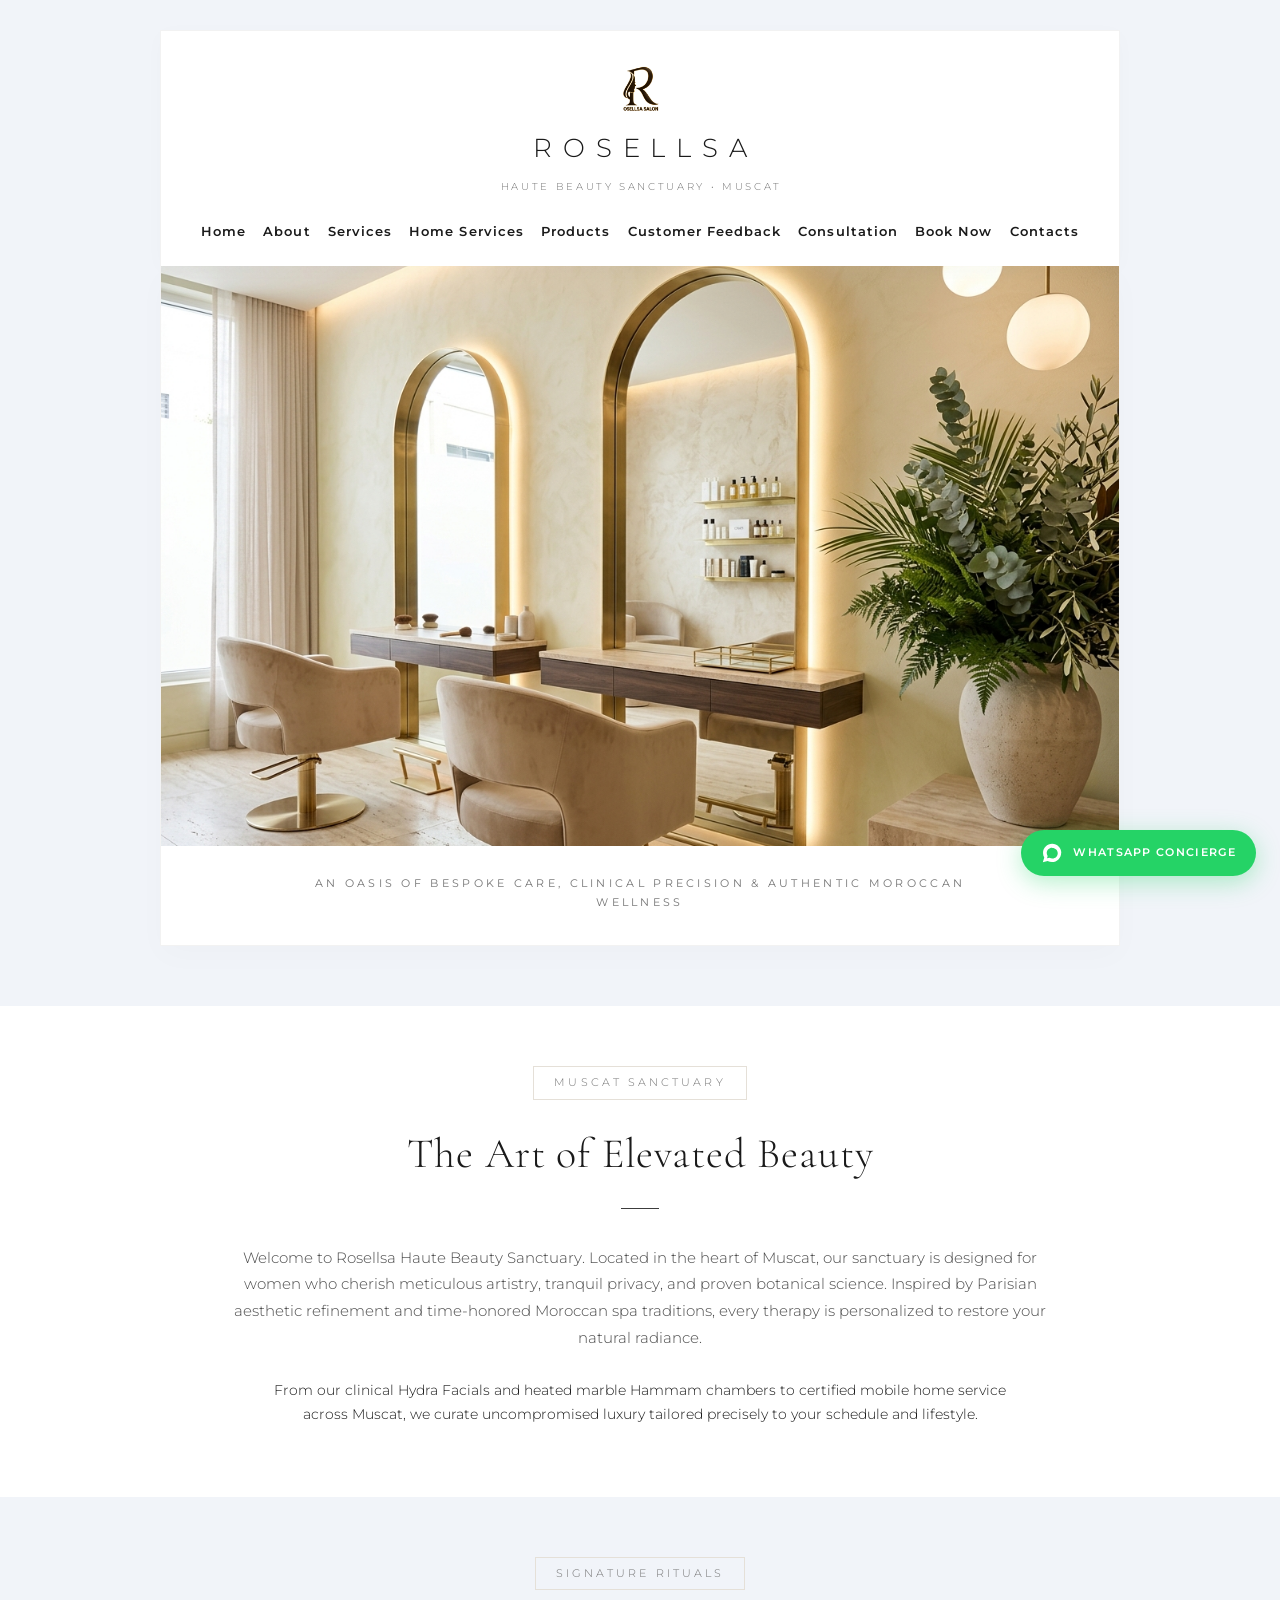
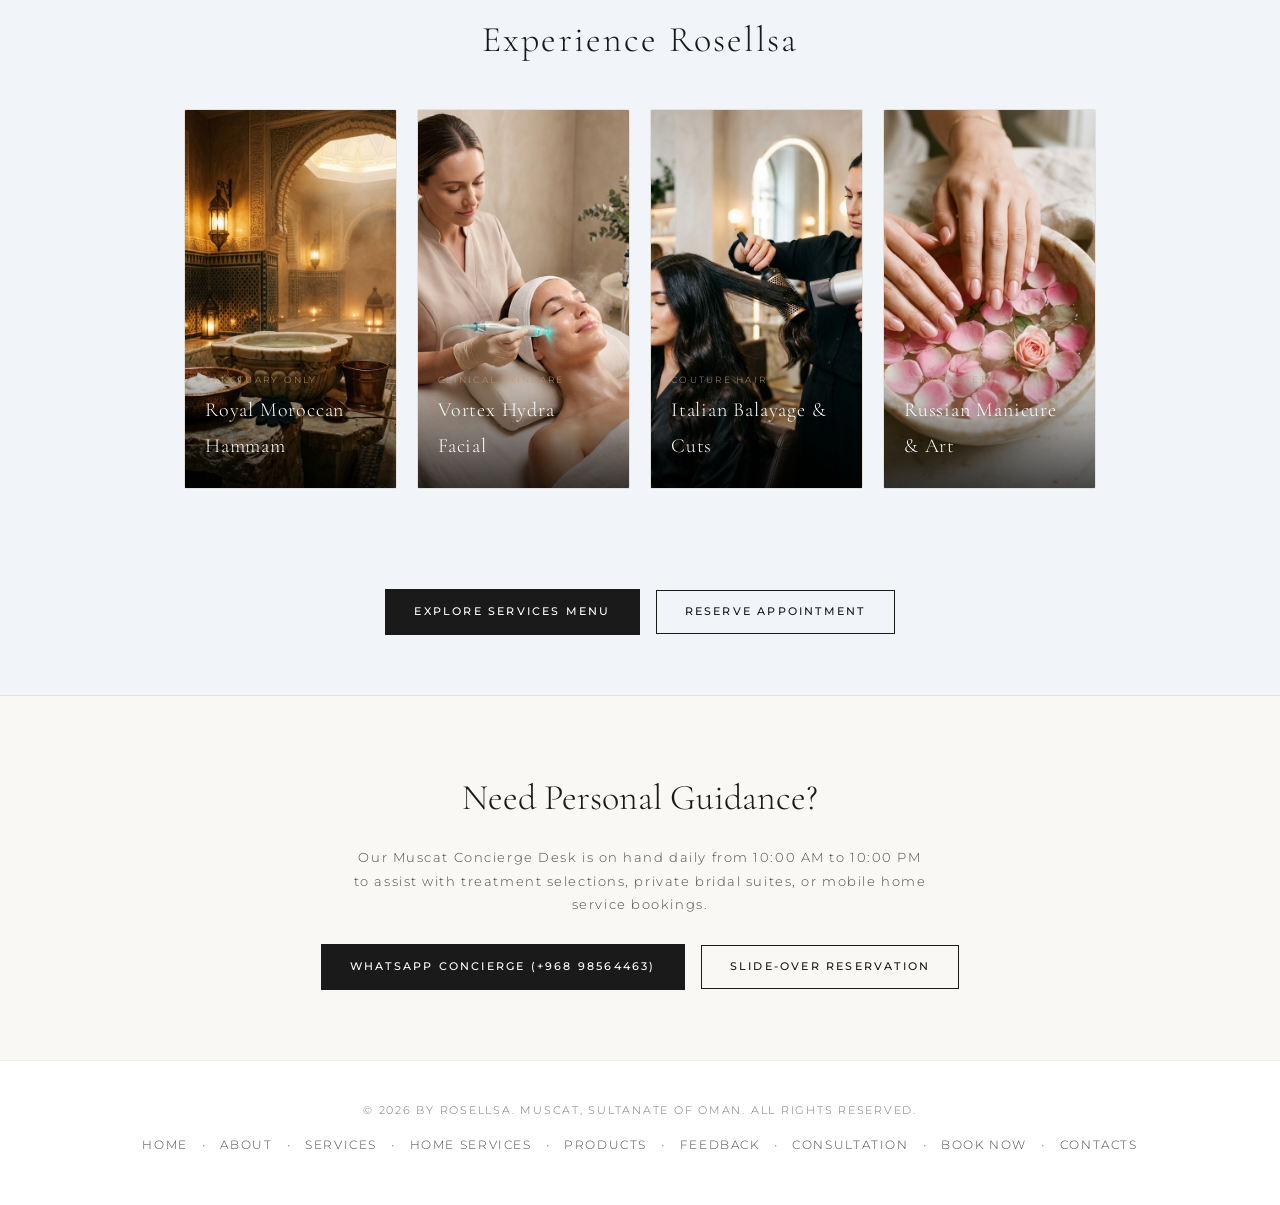
<file: index.html>
<!DOCTYPE html>
<html lang="en">
<head>
  <meta charset="UTF-8">
  <meta name="viewport" content="width=device-width, initial-scale=1.0">
  <title>Rosellsa Haute Beauty Sanctuary | Muscat, Oman</title>
  <meta name="description" content="Rosellsa is a premier boutique beauty sanctuary in Muscat, Oman offering signature facials, authentic Moroccan Hammam, couture haircare, Russian nails, certified home service, beauty products, and bespoke consultations.">
  
  <!-- Favicon -->
  <link rel="icon" type="image/png" href="assets/1e7387f1-e937-47f8-8d48-7516ffbfa3cc.png">

  <!-- Google Fonts: Cormorant Garamond, Montserrat, Playfair Display -->
  <link rel="preconnect" href="https://fonts.googleapis.com">
  <link rel="preconnect" href="https://fonts.gstatic.com" crossorigin>
  <link href="https://fonts.googleapis.com/css2?family=Cormorant+Garamond:ital,wght@0,300;0,400;0,500;0,600;1,400&family=Montserrat:wght@200;300;400;500;600&family=Playfair+Display:ital,wght@0,400;0,500;0,600;1,400&display=swap" rel="stylesheet">

  <link rel="stylesheet" href="styles.css?v=5">
</head>
<body>

  <!-- Sticky Minimalist Navigation Header (Westfolk Style with Home + All Dedicated Tabs) -->
  <header class="site-header">
    <div class="header-inner">
      <!-- Centered Wide-Tracked Logotype -->
      <div class="brand-logotype">
        <a href="index.html" class="brand-link">
          <img src="assets/rosellsa_logo.png" alt="Rosellsa Crest Logo" class="brand-crest">
          <h1 class="brand-name">ROSELLSA</h1>
          <span class="brand-subline">HAUTE BEAUTY SANCTUARY &bull; MUSCAT</span>
        </a>
      </div>

      <!-- Navigation Tabs with Home Section & Page Included -->
      <nav class="main-nav" aria-label="Main Navigation">
        <ul class="nav-links">
          <li><a href="index.html" class="nav-item active">Home</a></li>
          <li class="nav-bullet">&middot;</li>
          <li><a href="about.html" class="nav-item">About</a></li>
          <li class="nav-bullet">&middot;</li>
          <li><a href="services.html" class="nav-item">Services</a></li>
          <li class="nav-bullet">&middot;</li>
          <li><a href="home-services.html" class="nav-item">Home Services</a></li>
          <li class="nav-bullet">&middot;</li>
          <li><a href="products.html" class="nav-item">Products</a></li>
          <li class="nav-bullet">&middot;</li>
          <li><a href="feedback.html" class="nav-item">Customer Feedback</a></li>
          <li class="nav-bullet">&middot;</li>
          <li><a href="consultation.html" class="nav-item">Consultation</a></li>
          <li class="nav-bullet">&middot;</li>
          <li><a href="book-now.html" class="nav-item nav-book-btn">Book Now</a></li>
          <li class="nav-bullet">&middot;</li>
          <li><a href="contact.html" class="nav-item">Contacts</a></li>
        </ul>
      </nav>

      <!-- Mobile Hamburger Trigger -->
      <button type="button" class="mobile-menu-toggle" id="mobileMenuBtn" aria-label="Toggle Navigation Menu">
        <span></span>
        <span></span>
        <span></span>
      </button>
    </div>

    <!-- Mobile Dropdown Nav -->
    <div class="mobile-nav-drawer" id="mobileNavDrawer">
      <ul class="mobile-nav-links">
        <li><a href="index.html" class="active" onclick="closeMobileNav()">Home</a></li>
        <li><a href="about.html" onclick="closeMobileNav()">About</a></li>
        <li><a href="services.html" onclick="closeMobileNav()">Services</a></li>
        <li><a href="home-services.html" onclick="closeMobileNav()">Home Services</a></li>
        <li><a href="products.html" onclick="closeMobileNav()">Products</a></li>
        <li><a href="feedback.html" onclick="closeMobileNav()">Customer Feedback</a></li>
        <li><a href="consultation.html" onclick="closeMobileNav()">Consultation</a></li>
        <li><a href="book-now.html" onclick="closeMobileNav()">Book Now</a></li>
        <li><a href="contact.html" onclick="closeMobileNav()">Contacts</a></li>
      </ul>
    </div>
  </header>

  <!-- Main Content: Dedicated Home Sanctuary Portal -->
  <main id="home">

    <!-- HERO SECTION: Westfolk Signature Arched Mirror Visual -->
    <section class="hero-section">
      <div class="hero-frame-wrapper">
        <div class="hero-arch-container">
          <img src="assets/generated/lookbook_salon.jpg" alt="Rosellsa Haute Beauty Sanctuary Interior" class="hero-arch-img">
        </div>
        <div class="hero-caption">
          <p class="hero-tagline">AN OASIS OF BESPOKE CARE, CLINICAL PRECISION &amp; AUTHENTIC MOROCCAN WELLNESS</p>
        </div>
      </div>
    </section>

    <!-- Welcome Overview & Philosophy -->
    <section class="about-section" style="padding-bottom: 20px;">
      <div class="about-container">
        <span class="subpage-badge" style="display: block; margin: 0 auto 16px; width: fit-content;">MUSCAT SANCTUARY</span>
        <h2 class="serif-section-title">The Art of Elevated Beauty</h2>
        <div class="delicate-rule"></div>
        <div class="about-narrative">
          <p>
            Welcome to Rosellsa Haute Beauty Sanctuary. Located in the heart of Muscat, our sanctuary is designed for women who cherish meticulous artistry, tranquil privacy, and proven botanical science. Inspired by Parisian aesthetic refinement and time-honored Moroccan spa traditions, every therapy is personalized to restore your natural radiance.
          </p>
          <p class="specialties-text">
            From our clinical Hydra Facials and heated marble Hammam chambers to certified mobile home service across Muscat, we curate uncompromised luxury tailored precisely to your schedule and lifestyle.
          </p>
        </div>
      </div>
    </section>

    <!-- Signature Sanctuary Experiences: Visual Lookbook Grid -->
    <section class="home-lookbook-section">
      <div style="text-align: center;">
        <span class="subpage-badge">SIGNATURE RITUALS</span>
        <h2 style="font-family: var(--font-serif); font-size: 36px; font-weight: 300; letter-spacing: 0.06em;">Experience Rosellsa</h2>
      </div>

      <div class="lookbook-grid">
        <div class="lookbook-item">
          <img src="assets/generated/moroccan_hammam.jpg" alt="Royal Moroccan Hammam and Private Marble Steam">
          <div class="lookbook-overlay">
            <span class="lookbook-tag">SANCTUARY ONLY</span>
            <h3 class="lookbook-caption">Royal Moroccan Hammam</h3>
          </div>
        </div>

        <div class="lookbook-item">
          <img src="assets/generated/hydra_facial.jpg" alt="Clinical Vortex Hydra Facial and Marine Infusion">
          <div class="lookbook-overlay">
            <span class="lookbook-tag">CLINICAL SKINCARE</span>
            <h3 class="lookbook-caption">Vortex Hydra Facial</h3>
          </div>
        </div>

        <div class="lookbook-item">
          <img src="assets/generated/lookbook_hair.jpg" alt="Italian Balayage and Botanical Hair Keratin">
          <div class="lookbook-overlay">
            <span class="lookbook-tag">COUTURE HAIR</span>
            <h3 class="lookbook-caption">Italian Balayage &amp; Cuts</h3>
          </div>
        </div>

        <div class="lookbook-item">
          <img src="assets/generated/lookbook_nails.jpg" alt="Russian Manicure and Luxury Acrylic Extensions">
          <div class="lookbook-overlay">
            <span class="lookbook-tag">HANDS &amp; FEET</span>
            <h3 class="lookbook-caption">Russian Manicure &amp; Art</h3>
          </div>
        </div>
      </div>
    </section>

    <!-- Welcome Action CTA -->
    <div class="welcome-cta-group">
      <a href="services.html" class="btn-westfolk-dark">Explore Services Menu</a>
      <a href="book-now.html" class="btn-westfolk-outline">Reserve Appointment</a>
    </div>

    <!-- Quick Concierge Callout Banner -->
    <section class="concierge-callout-banner">
      <h2 class="concierge-banner-title">Need Personal Guidance?</h2>
      <p class="concierge-banner-desc">
        Our Muscat Concierge Desk is on hand daily from 10:00 AM to 10:00 PM to assist with treatment selections, private bridal suites, or mobile home service bookings.
      </p>
      <div class="concierge-btn-group">
        <a href="https://wa.me/96898564463?text=Hello%20Rosellsa%20Sanctuary%2C%20I%20would%20like%20to%20inquire%20about%20appointments" target="_blank" rel="noopener noreferrer" class="btn-westfolk-dark">
          WhatsApp Concierge (+968 98564463)
        </a>
        <button type="button" class="btn-westfolk-outline" onclick="openBookingDrawer()">
          Slide-Over Reservation
        </button>
      </div>
    </section>

  </main>

  <!-- Slide-Over VIP Booking Drawer (Accessible on all pages) -->
  <div class="booking-drawer-overlay" id="drawerOverlay" onclick="closeBookingDrawer()"></div>
  <aside class="booking-drawer" id="bookingDrawer" aria-label="Appointment Drawer">
    <div class="drawer-header">
      <div>
        <span class="drawer-eyebrow">ROSELLSA SANCTUARY</span>
        <h3 class="drawer-title">Reserve Appointment</h3>
      </div>
      <button type="button" class="drawer-close-btn" onclick="closeBookingDrawer()" aria-label="Close Drawer">&times;</button>
    </div>

    <form class="drawer-body" onsubmit="handleDrawerBookingSubmit(event)">
      <!-- Customer Type Selector: New vs Rebooking -->
      <div class="form-group customer-type-box">
        <label class="form-label">APPOINTMENT TYPE *</label>
        <div class="customer-type-options">
          <label class="type-radio-label">
            <input type="radio" name="drawerClientType" value="New Customer" checked>
            <span class="type-btn">First-Time Guest</span>
          </label>
          <label class="type-radio-label">
            <input type="radio" name="drawerClientType" value="Rebooking Customer">
            <span class="type-btn">Returning Client</span>
          </label>
        </div>
      </div>

      <!-- Service Selection -->
      <div class="form-group">
        <label for="drawerServiceSelect" class="form-label">SELECT TREATMENT *</label>
        <select id="drawerServiceSelect" class="form-control" required onchange="handleDrawerServiceChange()">
          <!-- Populated by JS -->
        </select>
        <span class="service-price-indicator" id="drawerPriceDisplay">Price: 10 OMR</span>
      </div>

      <!-- Location Selection -->
      <div class="form-group">
        <label class="form-label">LOCATION *</label>
        <div class="location-radio-group">
          <label class="radio-label">
            <input type="radio" name="drawerLocation" value="salon" id="locSalon" checked onchange="updateDrawerLocationRules()">
            <span>In-Salon Sanctuary</span>
          </label>
          <label class="radio-label" id="homeServiceLabel">
            <input type="radio" name="drawerLocation" value="home" id="locHome" onchange="updateDrawerLocationRules()">
            <span>Home Service (Muscat)</span>
          </label>
        </div>
        <p class="location-warning-text" id="audioRuleNotice" style="display: none;"></p>
      </div>

      <!-- Client Details -->
      <div class="form-group">
        <label for="clientNameInput" class="form-label">FULL NAME *</label>
        <input type="text" id="clientNameInput" class="form-control" placeholder="e.g. Fatima Al-Harthy" required>
      </div>

      <div class="form-group">
        <label for="clientPhoneInput" class="form-label">WHATSAPP / PHONE NUMBER *</label>
        <input type="tel" id="clientPhoneInput" class="form-control" placeholder="+968 9XXXXXXX" required>
      </div>

      <!-- Date & Time -->
      <div class="form-row">
        <div class="form-group col-half">
          <label for="bookingDateInput" class="form-label">PREFERRED DATE *</label>
          <input type="date" id="bookingDateInput" class="form-control" required>
        </div>
        <div class="form-group col-half">
          <label for="bookingTimeSelect" class="form-label">PREFERRED TIME *</label>
          <select id="bookingTimeSelect" class="form-control" required>
            <option value="10:00 AM">10:00 AM</option>
            <option value="12:00 PM">12:00 PM</option>
            <option value="02:00 PM">02:00 PM</option>
            <option value="04:00 PM">04:00 PM</option>
            <option value="06:00 PM">06:00 PM</option>
            <option value="08:00 PM">08:00 PM</option>
          </select>
        </div>
      </div>

      <!-- Muscat Address for Home Service -->
      <div class="form-group" id="homeAddressGroup" style="display: none;">
        <label for="clientAddressInput" class="form-label">MUSCAT HOME / HOTEL ADDRESS *</label>
        <input type="text" id="clientAddressInput" class="form-control" placeholder="e.g. Villa 14, Way 203, Al Mouj">
      </div>

      <!-- Notes -->
      <div class="form-group">
        <label for="clientNotesInput" class="form-label">SPECIAL REQUESTS</label>
        <textarea id="clientNotesInput" class="form-control" rows="2" placeholder="Specific therapist, allergies, or questions"></textarea>
      </div>

      <div class="drawer-footer">
        <button type="submit" class="btn-westfolk-dark" style="width: 100%; padding: 16px;">
          PROCEED VIA WHATSAPP
        </button>
      </div>
    </form>
  </aside>

  <!-- Floating WhatsApp Concierge -->
  <a href="https://wa.me/96898564463?text=Hello%20Rosellsa%20Sanctuary%2C%20I%20would%20like%20to%20inquire%20about%20your%20services" target="_blank" rel="noopener noreferrer" class="floating-wa-btn" aria-label="Chat on WhatsApp">
    <svg width="22" height="22" viewBox="0 0 24 24" fill="currentColor">
      <path d="M12.031 6.172c-3.181 0-5.767 2.586-5.768 5.766-.001 1.298.38 2.27 1.019 3.287l-.711 2.598 2.669-.699c.969.54 2.082.85 3.256.85 3.181 0 5.767-2.586 5.768-5.766 0-3.18-2.586-5.766-5.768-5.766zm9.969 5.766c0 5.485-4.484 9.969-9.969 9.969-1.745 0-3.388-.456-4.819-1.253L2 22l1.547-5.011C2.695 15.545 2.22 13.829 2.22 11.938 2.22 6.453 6.704 1.969 12.189 1.969 17.674 1.969 22.158 6.453 22.158 11.938z"/>
    </svg>
    <span>WhatsApp Concierge</span>
  </a>

  <!-- Minimalist Footer -->
  <footer class="site-footer">
    <div class="footer-inner">
      <p class="footer-copy">&copy; 2026 by ROSELLSA. Muscat, Sultanate of Oman. All rights reserved.</p>
      <div class="footer-links">
        <a href="index.html">Home</a>
        <span>&bull;</span>
        <a href="about.html">About</a>
        <span>&bull;</span>
        <a href="services.html">Services</a>
        <span>&bull;</span>
        <a href="home-services.html">Home Services</a>
        <span>&bull;</span>
        <a href="products.html">Products</a>
        <span>&bull;</span>
        <a href="feedback.html">Feedback</a>
        <span>&bull;</span>
        <a href="consultation.html">Consultation</a>
        <span>&bull;</span>
        <a href="book-now.html">Book Now</a>
        <span>&bull;</span>
        <a href="contact.html">Contacts</a>
      </div>
    </div>
  </footer>

  <script src="main.js"></script>
</body>
</html>
</file>
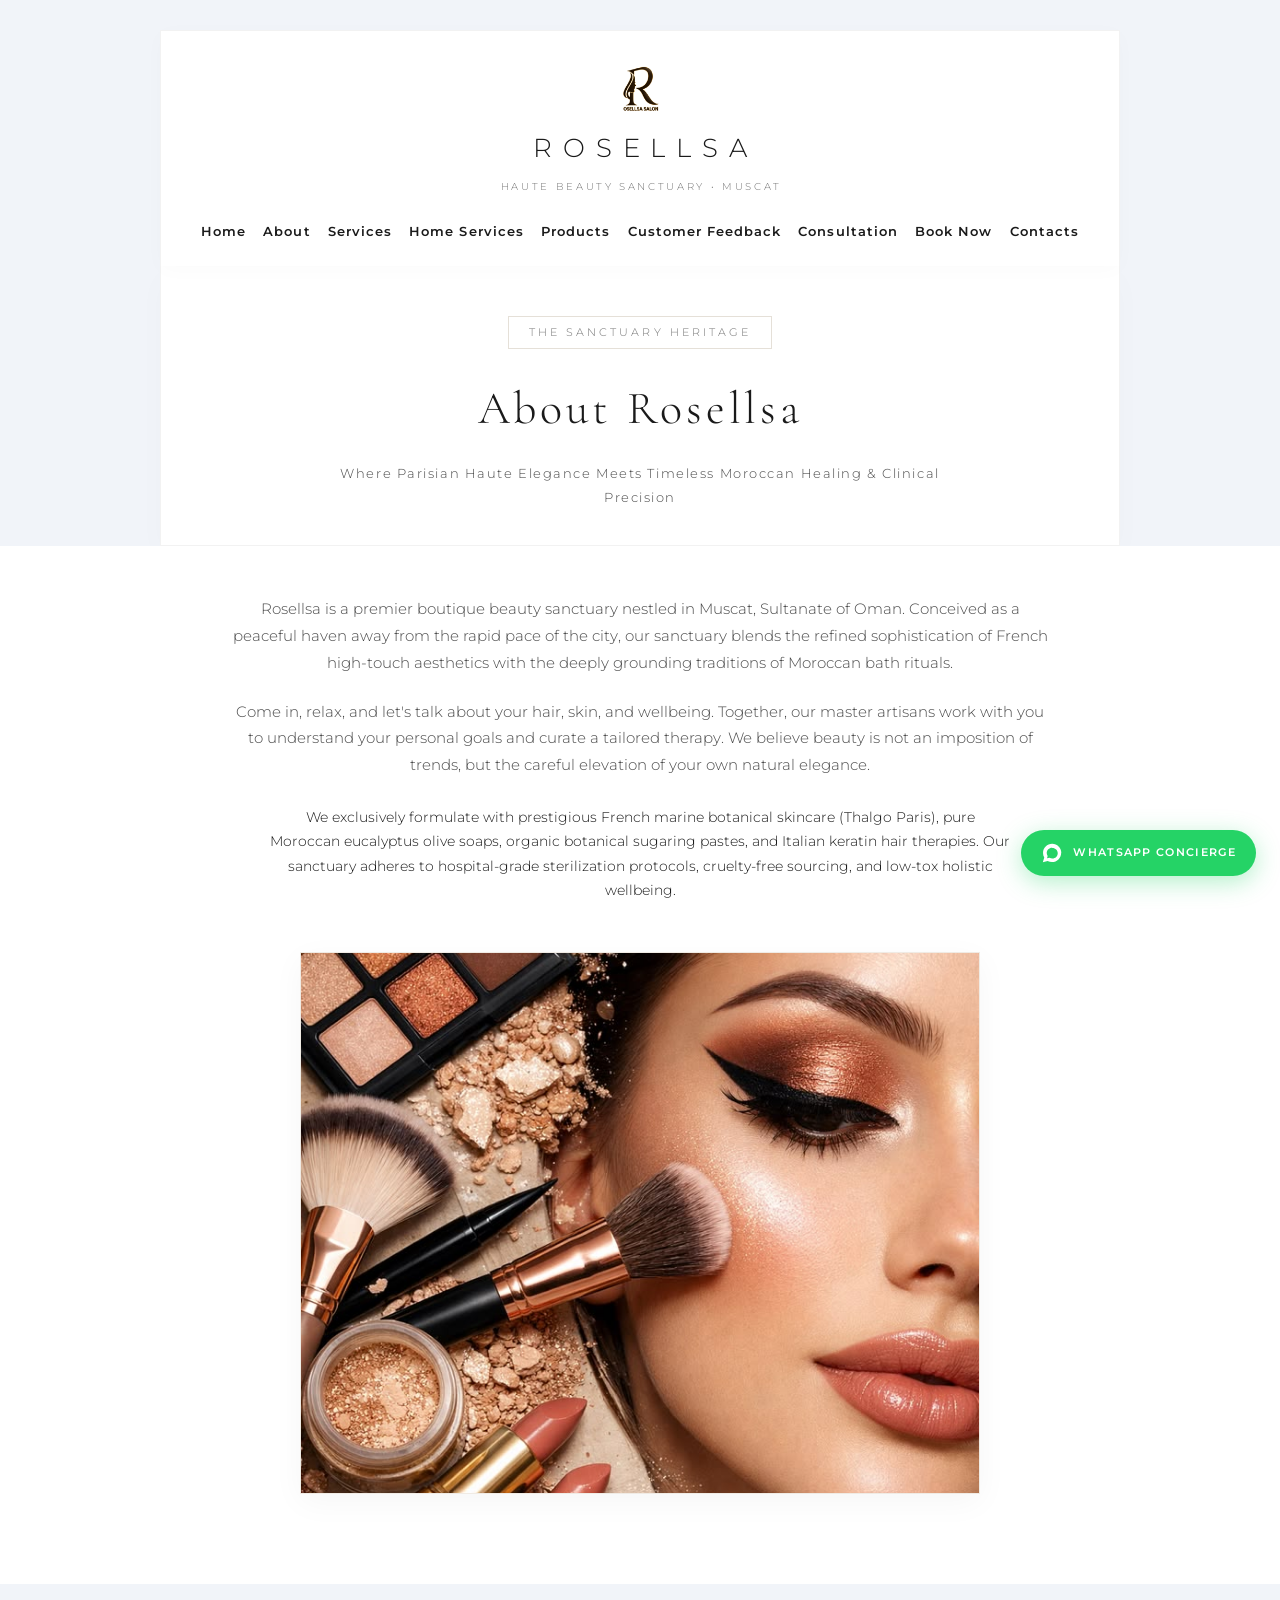
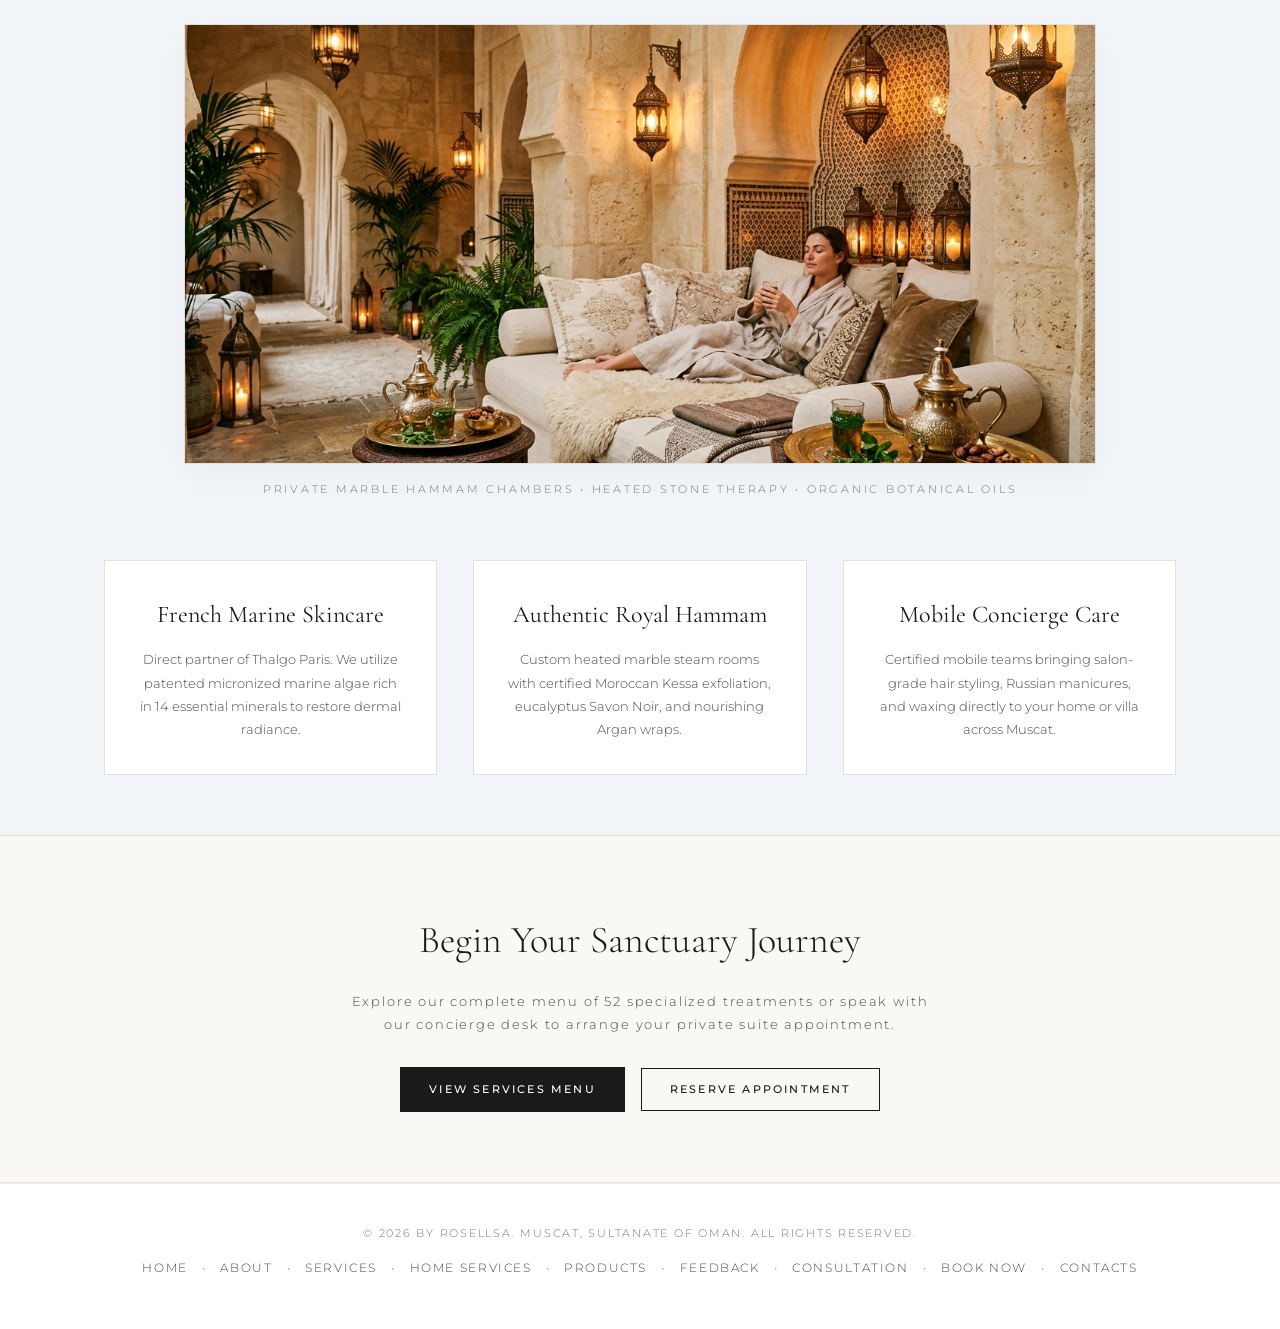
<file: about.html>
<!DOCTYPE html>
<html lang="en">
<head>
  <meta charset="UTF-8">
  <meta name="viewport" content="width=device-width, initial-scale=1.0">
  <title>About Us | Rosellsa Haute Beauty Sanctuary</title>
  <meta name="description" content="Discover the story and philosophy behind Rosellsa Haute Beauty Sanctuary in Muscat, Oman. French marine skincare, authentic Moroccan hammam rituals, and cruelty-free wellness.">
  <link rel="icon" type="image/png" href="assets/1e7387f1-e937-47f8-8d48-7516ffbfa3cc.png">
  <link rel="preconnect" href="https://fonts.googleapis.com">
  <link rel="preconnect" href="https://fonts.gstatic.com" crossorigin>
  <link href="https://fonts.googleapis.com/css2?family=Cormorant+Garamond:ital,wght@0,300;0,400;0,500;0,600;1,400&family=Montserrat:wght@200;300;400;500;600&family=Playfair+Display:ital,wght@0,400;0,500;0,600;1,400&display=swap" rel="stylesheet">
  <link rel="stylesheet" href="styles.css?v=5">
</head>
<body>

  <!-- Sticky Header -->
  <header class="site-header">
    <div class="header-inner">
      <div class="brand-logotype">
        <a href="index.html" class="brand-link">
          <img src="assets/rosellsa_logo.png" alt="Rosellsa Crest Logo" class="brand-crest">
          <h1 class="brand-name">ROSELLSA</h1>
          <span class="brand-subline">HAUTE BEAUTY SANCTUARY &bull; MUSCAT</span>
        </a>
      </div>

      <nav class="main-nav" aria-label="Main Navigation">
        <ul class="nav-links">
          <li><a href="index.html" class="nav-item">Home</a></li>
          <li class="nav-bullet">&middot;</li>
          <li><a href="about.html" class="nav-item active">About</a></li>
          <li class="nav-bullet">&middot;</li>
          <li><a href="services.html" class="nav-item">Services</a></li>
          <li class="nav-bullet">&middot;</li>
          <li><a href="home-services.html" class="nav-item">Home Services</a></li>
          <li class="nav-bullet">&middot;</li>
          <li><a href="products.html" class="nav-item">Products</a></li>
          <li class="nav-bullet">&middot;</li>
          <li><a href="feedback.html" class="nav-item">Customer Feedback</a></li>
          <li class="nav-bullet">&middot;</li>
          <li><a href="consultation.html" class="nav-item">Consultation</a></li>
          <li class="nav-bullet">&middot;</li>
          <li><a href="book-now.html" class="nav-item nav-book-btn">Book Now</a></li>
          <li class="nav-bullet">&middot;</li>
          <li><a href="contact.html" class="nav-item">Contacts</a></li>
        </ul>
      </nav>

      <button type="button" class="mobile-menu-toggle" id="mobileMenuBtn" aria-label="Toggle Navigation Menu">
        <span></span><span></span><span></span>
      </button>
    </div>

    <!-- Mobile Navigation Drawer -->
    <div class="mobile-nav-drawer" id="mobileNavDrawer">
      <ul class="mobile-nav-links">
        <li><a href="index.html" onclick="closeMobileNav()">Home</a></li>
        <li><a href="about.html" class="active" onclick="closeMobileNav()">About</a></li>
        <li><a href="services.html" onclick="closeMobileNav()">Services</a></li>
        <li><a href="home-services.html" onclick="closeMobileNav()">Home Services</a></li>
        <li><a href="products.html" onclick="closeMobileNav()">Products</a></li>
        <li><a href="feedback.html" onclick="closeMobileNav()">Customer Feedback</a></li>
        <li><a href="consultation.html" onclick="closeMobileNav()">Consultation</a></li>
        <li><a href="book-now.html" onclick="closeMobileNav()">Book Now</a></li>
        <li><a href="contact.html" onclick="closeMobileNav()">Contacts</a></li>
      </ul>
    </div>
  </header>

  <main>
    <!-- Subpage Banner -->
    <section class="subpage-banner">
      <div class="subpage-banner-inner">
        <span class="subpage-badge">THE SANCTUARY HERITAGE</span>
        <h1 class="subpage-title">About Rosellsa</h1>
        <p class="subpage-subtitle">Where Parisian Haute Elegance Meets Timeless Moroccan Healing &amp; Clinical Precision</p>
      </div>
    </section>

    <!-- Editorial Narrative & Exclusive Client Photo -->
    <section class="about-section" style="padding-top: 50px;">
      <div class="about-container">
        <div class="about-narrative">
          <p>
            Rosellsa is a premier boutique beauty sanctuary nestled in Muscat, Sultanate of Oman. Conceived as a peaceful haven away from the rapid pace of the city, our sanctuary blends the refined sophistication of French high-touch aesthetics with the deeply grounding traditions of Moroccan bath rituals.
          </p>
          <p>
            Come in, relax, and let's talk about your hair, skin, and wellbeing. Together, our master artisans work with you to understand your personal goals and curate a tailored therapy. We believe beauty is not an imposition of trends, but the careful elevation of your own natural elegance.
          </p>
          <p class="specialties-text">
            We exclusively formulate with prestigious French marine botanical skincare (Thalgo Paris), pure Moroccan eucalyptus olive soaps, organic botanical sugaring pastes, and Italian keratin hair therapies. Our sanctuary adheres to hospital-grade sterilization protocols, cruelty-free sourcing, and low-tox holistic wellbeing.
          </p>
        </div>

        <!-- Exclusive Client Photo (Strictly placed ONLY here) -->
        <div class="about-photo-wrapper">
          <img src="assets/new/47fb8976bbdfb0d65ab38604c70f37ea.jpg" alt="Rosellsa Haute Beauty Sanctuary" class="about-photo">
        </div>
      </div>
    </section>

    <!-- Visual Showcase: Moroccan Wellness & Sanctuary Atmosphere -->
    <section class="subpage-visual-showcase">
      <div class="subpage-visual-frame">
        <img src="assets/generated/lookbook_moroccan_lounge.jpg" alt="Moroccan Spa Lounge and Relaxation Suite">
      </div>
      <div style="text-align: center; margin-top: 16px;">
        <p style="font-size: 11px; letter-spacing: 0.25em; text-transform: uppercase; color: var(--text-muted);">
          PRIVATE MARBLE HAMMAM CHAMBERS &bull; HEATED STONE THERAPY &bull; ORGANIC BOTANICAL OILS
        </p>
      </div>
    </section>

    <!-- Pillars of Rosellsa -->
    <section style="max-width: 1120px; margin: 60px auto; padding: 0 24px;">
      <div style="display: grid; grid-template-columns: repeat(auto-fit, minmax(280px, 1fr)); gap: 36px;">
        <div style="padding: 32px; background: #ffffff; border: 1px solid var(--border-light); text-align: center;">
          <h3 style="font-family: var(--font-serif); font-size: 24px; font-weight: 400; margin-bottom: 12px; color: var(--text-primary);">French Marine Skincare</h3>
          <p style="font-size: 13px; line-height: 1.8; color: var(--text-secondary);">Direct partner of Thalgo Paris. We utilize patented micronized marine algae rich in 14 essential minerals to restore dermal radiance.</p>
        </div>
        <div style="padding: 32px; background: #ffffff; border: 1px solid var(--border-light); text-align: center;">
          <h3 style="font-family: var(--font-serif); font-size: 24px; font-weight: 400; margin-bottom: 12px; color: var(--text-primary);">Authentic Royal Hammam</h3>
          <p style="font-size: 13px; line-height: 1.8; color: var(--text-secondary);">Custom heated marble steam rooms with certified Moroccan Kessa exfoliation, eucalyptus Savon Noir, and nourishing Argan wraps.</p>
        </div>
        <div style="padding: 32px; background: #ffffff; border: 1px solid var(--border-light); text-align: center;">
          <h3 style="font-family: var(--font-serif); font-size: 24px; font-weight: 400; margin-bottom: 12px; color: var(--text-primary);">Mobile Concierge Care</h3>
          <p style="font-size: 13px; line-height: 1.8; color: var(--text-secondary);">Certified mobile teams bringing salon-grade hair styling, Russian manicures, and waxing directly to your home or villa across Muscat.</p>
        </div>
      </div>
    </section>

    <!-- CTA Section -->
    <section style="background-color: var(--bg-subtle); padding: 70px 24px; text-align: center; border-top: 1px solid var(--border-light); border-bottom: 1px solid var(--border-light);">
      <h2 style="font-family: var(--font-serif); font-size: 38px; font-weight: 300; margin-bottom: 16px;">Begin Your Sanctuary Journey</h2>
      <p style="font-size: 13px; letter-spacing: 0.14em; color: var(--text-secondary); max-width: 580px; margin: 0 auto 30px; line-height: 1.8;">
        Explore our complete menu of 52 specialized treatments or speak with our concierge desk to arrange your private suite appointment.
      </p>
      <div class="concierge-btn-group">
        <a href="services.html" class="btn-westfolk-dark">View Services Menu</a>
        <a href="book-now.html" class="btn-westfolk-outline">Reserve Appointment</a>
      </div>
    </section>
  </main>

  <!-- Slide-Over VIP Booking Drawer -->
  <div class="booking-drawer-overlay" id="drawerOverlay" onclick="closeBookingDrawer()"></div>
  <aside class="booking-drawer" id="bookingDrawer" aria-label="Appointment Drawer">
    <div class="drawer-header">
      <div>
        <span class="drawer-eyebrow">ROSELLSA SANCTUARY</span>
        <h3 class="drawer-title">Reserve Appointment</h3>
      </div>
      <button type="button" class="drawer-close-btn" onclick="closeBookingDrawer()" aria-label="Close Drawer">&times;</button>
    </div>

    <form class="drawer-body" onsubmit="handleDrawerBookingSubmit(event)">
      <div class="form-group customer-type-box">
        <label class="form-label">APPOINTMENT TYPE *</label>
        <div class="customer-type-options">
          <label class="type-radio-label">
            <input type="radio" name="drawerClientType" value="New Customer" checked>
            <span class="type-btn">First-Time Guest</span>
          </label>
          <label class="type-radio-label">
            <input type="radio" name="drawerClientType" value="Rebooking Customer">
            <span class="type-btn">Returning Client</span>
          </label>
        </div>
      </div>

      <div class="form-group">
        <label for="drawerServiceSelect" class="form-label">SELECT TREATMENT *</label>
        <select id="drawerServiceSelect" class="form-control" required onchange="handleDrawerServiceChange()"></select>
        <span class="service-price-indicator" id="drawerPriceDisplay">Price: 10 OMR</span>
      </div>

      <div class="form-group">
        <label class="form-label">LOCATION *</label>
        <div class="location-radio-group">
          <label class="radio-label">
            <input type="radio" name="drawerLocation" value="salon" id="locSalon" checked onchange="updateDrawerLocationRules()">
            <span>In-Salon Sanctuary</span>
          </label>
          <label class="radio-label" id="homeServiceLabel">
            <input type="radio" name="drawerLocation" value="home" id="locHome" onchange="updateDrawerLocationRules()">
            <span>Home Service (Muscat)</span>
          </label>
        </div>
        <p class="location-warning-text" id="audioRuleNotice" style="display: none;"></p>
      </div>

      <div class="form-group">
        <label for="clientNameInput" class="form-label">FULL NAME *</label>
        <input type="text" id="clientNameInput" class="form-control" placeholder="e.g. Fatima Al-Harthy" required>
      </div>

      <div class="form-group">
        <label for="clientPhoneInput" class="form-label">WHATSAPP / PHONE NUMBER *</label>
        <input type="tel" id="clientPhoneInput" class="form-control" placeholder="+968 9XXXXXXX" required>
      </div>

      <div class="form-row">
        <div class="form-group col-half">
          <label for="bookingDateInput" class="form-label">PREFERRED DATE *</label>
          <input type="date" id="bookingDateInput" class="form-control" required>
        </div>
        <div class="form-group col-half">
          <label for="bookingTimeSelect" class="form-label">PREFERRED TIME *</label>
          <select id="bookingTimeSelect" class="form-control" required>
            <option value="10:00 AM">10:00 AM</option>
            <option value="12:00 PM">12:00 PM</option>
            <option value="02:00 PM">02:00 PM</option>
            <option value="04:00 PM">04:00 PM</option>
            <option value="06:00 PM">06:00 PM</option>
            <option value="08:00 PM">08:00 PM</option>
          </select>
        </div>
      </div>

      <div class="form-group" id="homeAddressGroup" style="display: none;">
        <label for="clientAddressInput" class="form-label">MUSCAT HOME / HOTEL ADDRESS *</label>
        <input type="text" id="clientAddressInput" class="form-control" placeholder="e.g. Villa 14, Way 203, Al Mouj">
      </div>

      <div class="form-group">
        <label for="clientNotesInput" class="form-label">SPECIAL REQUESTS</label>
        <textarea id="clientNotesInput" class="form-control" rows="2" placeholder="Specific therapist, allergies, or questions"></textarea>
      </div>

      <div class="drawer-footer">
        <button type="submit" class="btn-westfolk-dark" style="width: 100%; padding: 16px;">
          PROCEED VIA WHATSAPP
        </button>
      </div>
    </form>
  </aside>

  <!-- Floating WhatsApp Concierge -->
  <a href="https://wa.me/96898564463?text=Hello%20Rosellsa%20Sanctuary%2C%20I%20would%20like%20to%20inquire%20about%20your%20services" target="_blank" rel="noopener noreferrer" class="floating-wa-btn" aria-label="Chat on WhatsApp">
    <svg width="22" height="22" viewBox="0 0 24 24" fill="currentColor">
      <path d="M12.031 6.172c-3.181 0-5.767 2.586-5.768 5.766-.001 1.298.38 2.27 1.019 3.287l-.711 2.598 2.669-.699c.969.54 2.082.85 3.256.85 3.181 0 5.767-2.586 5.768-5.766 0-3.18-2.586-5.766-5.768-5.766zm9.969 5.766c0 5.485-4.484 9.969-9.969 9.969-1.745 0-3.388-.456-4.819-1.253L2 22l1.547-5.011C2.695 15.545 2.22 13.829 2.22 11.938 2.22 6.453 6.704 1.969 12.189 1.969 17.674 1.969 22.158 6.453 22.158 11.938z"/>
    </svg>
    <span>WhatsApp Concierge</span>
  </a>

  <!-- Footer -->
  <footer class="site-footer">
    <div class="footer-inner">
      <p class="footer-copy">&copy; 2026 by ROSELLSA. Muscat, Sultanate of Oman. All rights reserved.</p>
      <div class="footer-links">
        <a href="index.html">Home</a><span>&bull;</span>
        <a href="about.html">About</a><span>&bull;</span>
        <a href="services.html">Services</a><span>&bull;</span>
        <a href="home-services.html">Home Services</a><span>&bull;</span>
        <a href="products.html">Products</a><span>&bull;</span>
        <a href="feedback.html">Feedback</a><span>&bull;</span>
        <a href="consultation.html">Consultation</a><span>&bull;</span>
        <a href="book-now.html">Book Now</a><span>&bull;</span>
        <a href="contact.html">Contacts</a>
      </div>
    </div>
  </footer>

  <script src="main.js"></script>
</body>
</html>
</file>
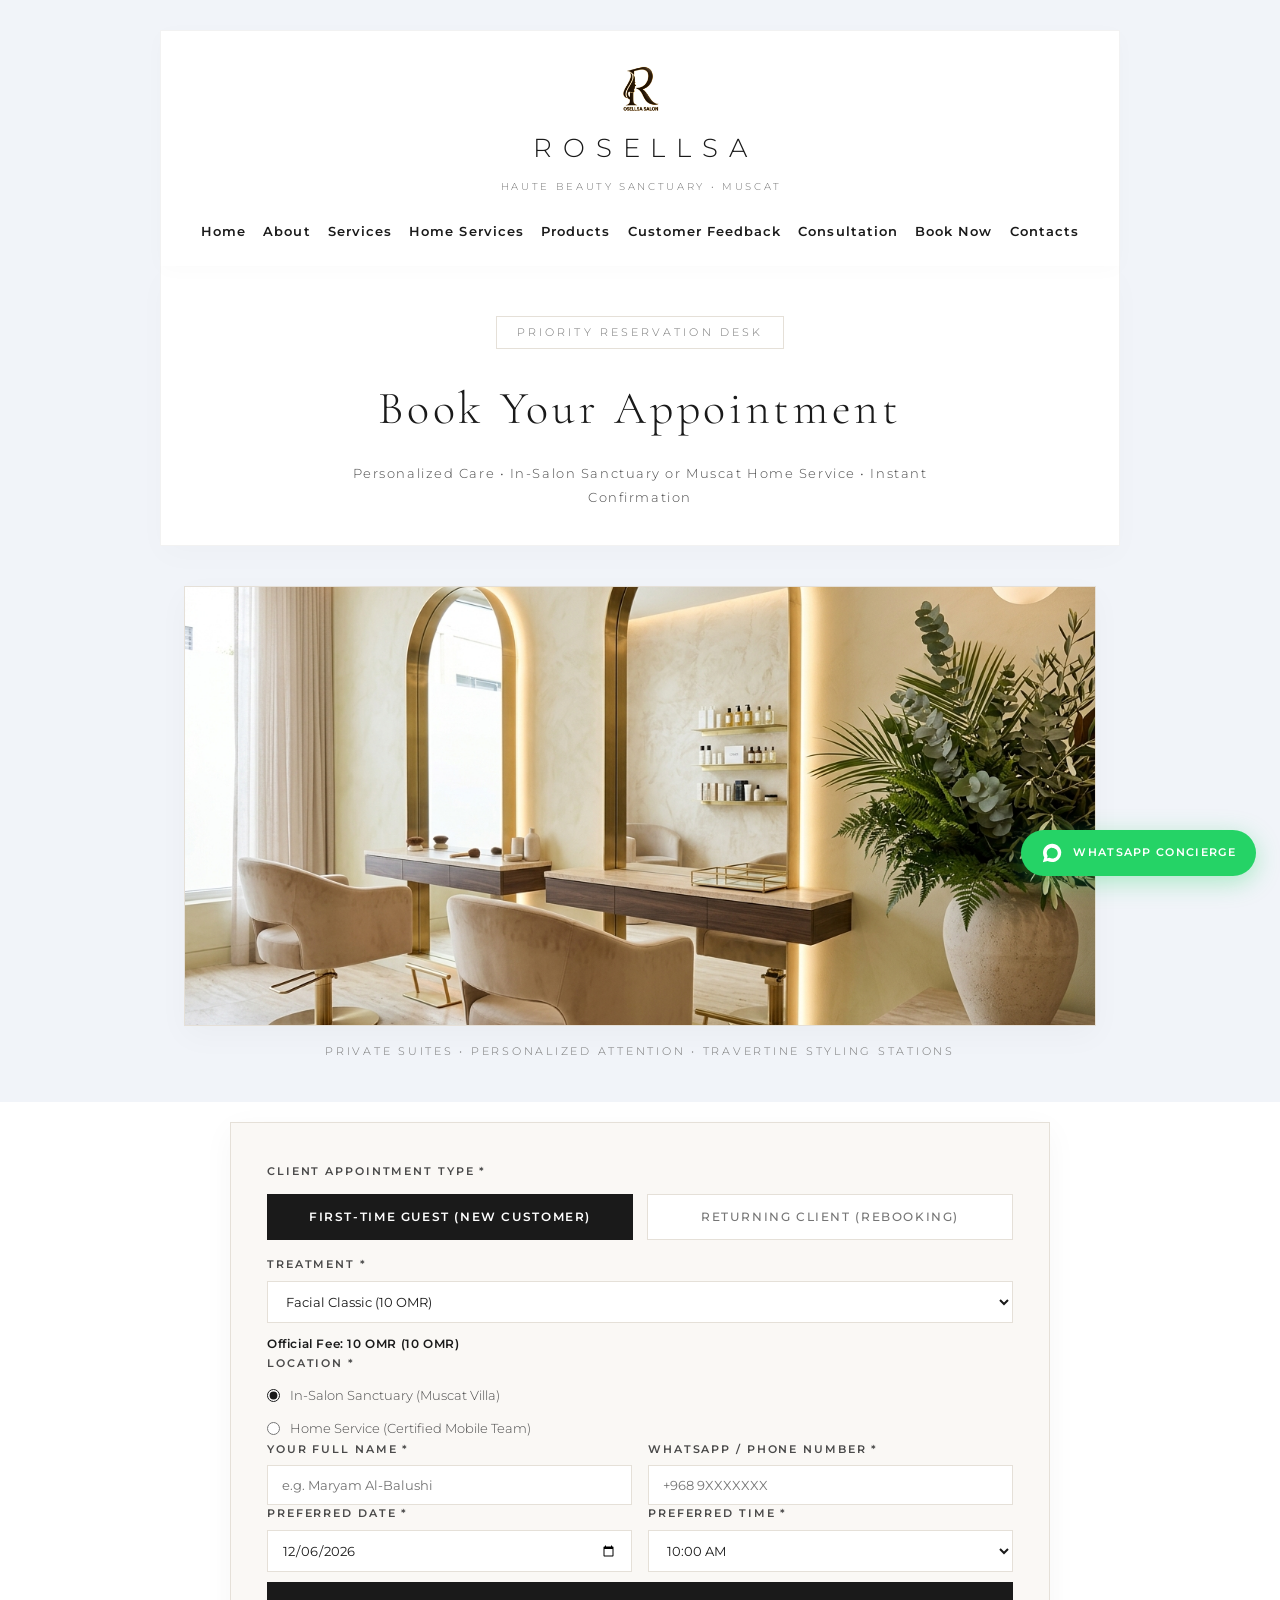
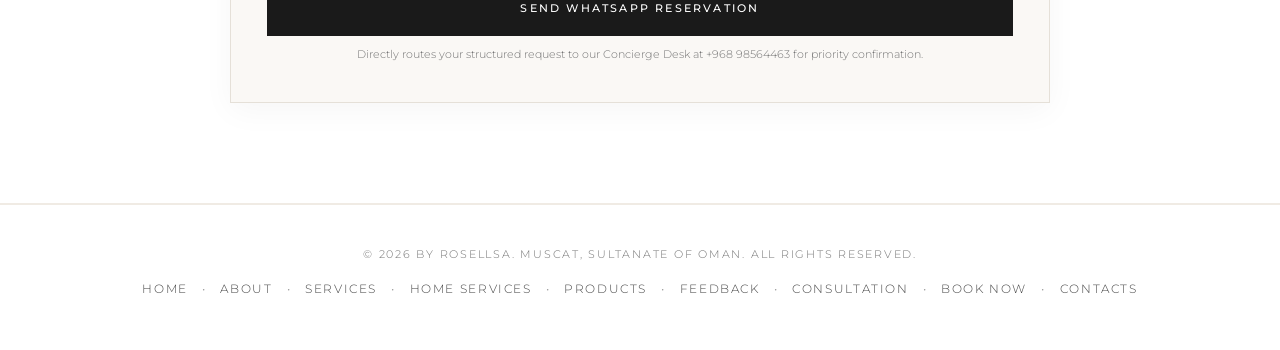
<file: book-now.html>
<!DOCTYPE html>
<html lang="en">
<head>
  <meta charset="UTF-8">
  <meta name="viewport" content="width=device-width, initial-scale=1.0">
  <title>Reserve Appointment | Rosellsa Haute Beauty Sanctuary</title>
  <meta name="description" content="Book your bespoke appointment at Rosellsa Sanctuary Muscat. In-salon private villa suites or certified mobile home services. Instant WhatsApp confirmation.">
  <link rel="icon" type="image/png" href="assets/1e7387f1-e937-47f8-8d48-7516ffbfa3cc.png">
  <link rel="preconnect" href="https://fonts.googleapis.com">
  <link rel="preconnect" href="https://fonts.gstatic.com" crossorigin>
  <link href="https://fonts.googleapis.com/css2?family=Cormorant+Garamond:ital,wght@0,300;0,400;0,500;0,600;1,400&family=Montserrat:wght@200;300;400;500;600&family=Playfair+Display:ital,wght@0,400;0,500;0,600;1,400&display=swap" rel="stylesheet">
  <link rel="stylesheet" href="styles.css?v=5">
</head>
<body>

  <!-- Sticky Header -->
  <header class="site-header">
    <div class="header-inner">
      <div class="brand-logotype">
        <a href="index.html" class="brand-link">
          <img src="assets/rosellsa_logo.png" alt="Rosellsa Crest Logo" class="brand-crest">
          <h1 class="brand-name">ROSELLSA</h1>
          <span class="brand-subline">HAUTE BEAUTY SANCTUARY &bull; MUSCAT</span>
        </a>
      </div>

      <nav class="main-nav" aria-label="Main Navigation">
        <ul class="nav-links">
          <li><a href="index.html" class="nav-item">Home</a></li>
          <li class="nav-bullet">&middot;</li>
          <li><a href="about.html" class="nav-item">About</a></li>
          <li class="nav-bullet">&middot;</li>
          <li><a href="services.html" class="nav-item">Services</a></li>
          <li class="nav-bullet">&middot;</li>
          <li><a href="home-services.html" class="nav-item">Home Services</a></li>
          <li class="nav-bullet">&middot;</li>
          <li><a href="products.html" class="nav-item">Products</a></li>
          <li class="nav-bullet">&middot;</li>
          <li><a href="feedback.html" class="nav-item">Customer Feedback</a></li>
          <li class="nav-bullet">&middot;</li>
          <li><a href="consultation.html" class="nav-item">Consultation</a></li>
          <li class="nav-bullet">&middot;</li>
          <li><a href="book-now.html" class="nav-item nav-book-btn active">Book Now</a></li>
          <li class="nav-bullet">&middot;</li>
          <li><a href="contact.html" class="nav-item">Contacts</a></li>
        </ul>
      </nav>

      <button type="button" class="mobile-menu-toggle" id="mobileMenuBtn" aria-label="Toggle Navigation Menu">
        <span></span><span></span><span></span>
      </button>
    </div>

    <!-- Mobile Navigation Drawer -->
    <div class="mobile-nav-drawer" id="mobileNavDrawer">
      <ul class="mobile-nav-links">
        <li><a href="index.html" onclick="closeMobileNav()">Home</a></li>
        <li><a href="about.html" onclick="closeMobileNav()">About</a></li>
        <li><a href="services.html" onclick="closeMobileNav()">Services</a></li>
        <li><a href="home-services.html" onclick="closeMobileNav()">Home Services</a></li>
        <li><a href="products.html" onclick="closeMobileNav()">Products</a></li>
        <li><a href="feedback.html" onclick="closeMobileNav()">Customer Feedback</a></li>
        <li><a href="consultation.html" onclick="closeMobileNav()">Consultation</a></li>
        <li><a href="book-now.html" class="active" onclick="closeMobileNav()">Book Now</a></li>
        <li><a href="contact.html" onclick="closeMobileNav()">Contacts</a></li>
      </ul>
    </div>
  </header>

  <main>
    <!-- Subpage Banner -->
    <section class="subpage-banner">
      <div class="subpage-banner-inner">
        <span class="subpage-badge">PRIORITY RESERVATION DESK</span>
        <h1 class="subpage-title">Book Your Appointment</h1>
        <p class="subpage-subtitle">Personalized Care &bull; In-Salon Sanctuary or Muscat Home Service &bull; Instant Confirmation</p>
      </div>
    </section>

    <!-- Visual Showcase: Salon Sanctuary Visual -->
    <section class="subpage-visual-showcase">
      <div class="subpage-visual-frame">
        <img src="assets/generated/lookbook_salon.jpg" alt="Rosellsa Sanctuary Villa Styling Stations and Private Suites">
      </div>
      <div style="text-align: center; margin-top: 16px;">
        <p style="font-size: 11px; letter-spacing: 0.25em; text-transform: uppercase; color: var(--text-muted);">
          PRIVATE SUITES &bull; PERSONALIZED ATTENTION &bull; TRAVERTINE STYLING STATIONS
        </p>
      </div>
    </section>

    <!-- Booking Engine Section -->
    <section class="book-now-section" style="padding-top: 20px;">
      <div class="book-now-container">
        <div class="book-now-card-wrapper">
          <form class="book-now-inline-form" onsubmit="handleInlineBookingSubmit(event)">
            
            <!-- Customer Type Selector: New vs Rebooking (Audio Directive 9) -->
            <div class="form-group customer-type-box">
              <label class="form-label">CLIENT APPOINTMENT TYPE *</label>
              <div class="customer-type-options">
                <label class="type-radio-label">
                  <input type="radio" name="inlineClientType" value="New Customer" checked>
                  <span class="type-btn">First-Time Guest (New Customer)</span>
                </label>
                <label class="type-radio-label">
                  <input type="radio" name="inlineClientType" value="Rebooking Customer">
                  <span class="type-btn">Returning Client (Rebooking)</span>
                </label>
              </div>
            </div>

            <!-- Service Selection -->
            <div class="form-group">
              <label for="inlineServiceSelect" class="form-label">TREATMENT *</label>
              <select id="inlineServiceSelect" class="form-control" required onchange="handleInlineServiceChange()">
                <!-- Populated by JS -->
              </select>
              <span class="service-price-indicator" id="inlinePriceDisplay">Price: 10 OMR</span>
            </div>

            <!-- Location Selection -->
            <div class="form-group">
              <label class="form-label">LOCATION *</label>
              <div class="location-radio-group">
                <label class="radio-label">
                  <input type="radio" name="inlineLocation" value="salon" id="inlineLocSalon" checked onchange="updateInlineLocationRules()">
                  <span>In-Salon Sanctuary (Muscat Villa)</span>
                </label>
                <label class="radio-label" id="inlineHomeLabel">
                  <input type="radio" name="inlineLocation" value="home" id="inlineLocHome" onchange="updateInlineLocationRules()">
                  <span>Home Service (Certified Mobile Team)</span>
                </label>
              </div>
              <p class="location-warning-text" id="inlineAudioRuleNote" style="display: none;"></p>
            </div>

            <!-- Guest Details -->
            <div class="form-row">
              <div class="form-group col-half">
                <label for="inlineName" class="form-label">YOUR FULL NAME *</label>
                <input type="text" id="inlineName" class="form-control" placeholder="e.g. Maryam Al-Balushi" required>
              </div>
              <div class="form-group col-half">
                <label for="inlinePhone" class="form-label">WHATSAPP / PHONE NUMBER *</label>
                <input type="tel" id="inlinePhone" class="form-control" placeholder="+968 9XXXXXXX" required>
              </div>
            </div>

            <!-- Date & Time -->
            <div class="form-row">
              <div class="form-group col-half">
                <label for="inlineDate" class="form-label">PREFERRED DATE *</label>
                <input type="date" id="inlineDate" class="form-control" required>
              </div>
              <div class="form-group col-half">
                <label for="inlineTime" class="form-label">PREFERRED TIME *</label>
                <select id="inlineTime" class="form-control" required>
                  <option value="10:00 AM">10:00 AM</option>
                  <option value="12:00 PM">12:00 PM</option>
                  <option value="02:00 PM">02:00 PM</option>
                  <option value="04:00 PM">04:00 PM</option>
                  <option value="06:00 PM">06:00 PM</option>
                  <option value="08:00 PM">08:00 PM</option>
                </select>
              </div>
            </div>

            <!-- Muscat Home Address (Conditional) -->
            <div class="form-group" id="inlineHomeAddressGroup" style="display: none;">
              <label for="inlineAddress" class="form-label">MUSCAT HOME / HOTEL ADDRESS *</label>
              <input type="text" id="inlineAddress" class="form-control" placeholder="e.g. Al Mouj, Street 12, Villa 5">
            </div>

            <button type="submit" class="btn-westfolk-dark" style="width: 100%; padding: 18px; margin-top: 10px;">
              SEND WHATSAPP RESERVATION
            </button>
            <p class="drawer-help-text" style="margin-top: 10px;">
              Directly routes your structured request to our Concierge Desk at +968 98564463 for priority confirmation.
            </p>
          </form>
        </div>
      </div>
    </section>
  </main>

  <!-- Slide-Over VIP Booking Drawer -->
  <div class="booking-drawer-overlay" id="drawerOverlay" onclick="closeBookingDrawer()"></div>
  <aside class="booking-drawer" id="bookingDrawer" aria-label="Appointment Drawer">
    <div class="drawer-header">
      <div>
        <span class="drawer-eyebrow">ROSELLSA SANCTUARY</span>
        <h3 class="drawer-title">Reserve Appointment</h3>
      </div>
      <button type="button" class="drawer-close-btn" onclick="closeBookingDrawer()" aria-label="Close Drawer">&times;</button>
    </div>

    <form class="drawer-body" onsubmit="handleDrawerBookingSubmit(event)">
      <div class="form-group customer-type-box">
        <label class="form-label">APPOINTMENT TYPE *</label>
        <div class="customer-type-options">
          <label class="type-radio-label">
            <input type="radio" name="drawerClientType" value="New Customer" checked>
            <span class="type-btn">First-Time Guest</span>
          </label>
          <label class="type-radio-label">
            <input type="radio" name="drawerClientType" value="Rebooking Customer">
            <span class="type-btn">Returning Client</span>
          </label>
        </div>
      </div>

      <div class="form-group">
        <label for="drawerServiceSelect" class="form-label">SELECT TREATMENT *</label>
        <select id="drawerServiceSelect" class="form-control" required onchange="handleDrawerServiceChange()"></select>
        <span class="service-price-indicator" id="drawerPriceDisplay">Price: 10 OMR</span>
      </div>

      <div class="form-group">
        <label class="form-label">LOCATION *</label>
        <div class="location-radio-group">
          <label class="radio-label">
            <input type="radio" name="drawerLocation" value="salon" id="locSalon" checked onchange="updateDrawerLocationRules()">
            <span>In-Salon Sanctuary</span>
          </label>
          <label class="radio-label" id="homeServiceLabel">
            <input type="radio" name="drawerLocation" value="home" id="locHome" onchange="updateDrawerLocationRules()">
            <span>Home Service (Muscat)</span>
          </label>
        </div>
        <p class="location-warning-text" id="audioRuleNotice" style="display: none;"></p>
      </div>

      <div class="form-group">
        <label for="clientNameInput" class="form-label">FULL NAME *</label>
        <input type="text" id="clientNameInput" class="form-control" placeholder="e.g. Fatima Al-Harthy" required>
      </div>

      <div class="form-group">
        <label for="clientPhoneInput" class="form-label">WHATSAPP / PHONE NUMBER *</label>
        <input type="tel" id="clientPhoneInput" class="form-control" placeholder="+968 9XXXXXXX" required>
      </div>

      <div class="form-row">
        <div class="form-group col-half">
          <label for="bookingDateInput" class="form-label">PREFERRED DATE *</label>
          <input type="date" id="bookingDateInput" class="form-control" required>
        </div>
        <div class="form-group col-half">
          <label for="bookingTimeSelect" class="form-label">PREFERRED TIME *</label>
          <select id="bookingTimeSelect" class="form-control" required>
            <option value="10:00 AM">10:00 AM</option>
            <option value="12:00 PM">12:00 PM</option>
            <option value="02:00 PM">02:00 PM</option>
            <option value="04:00 PM">04:00 PM</option>
            <option value="06:00 PM">06:00 PM</option>
            <option value="08:00 PM">08:00 PM</option>
          </select>
        </div>
      </div>

      <div class="form-group" id="homeAddressGroup" style="display: none;">
        <label for="clientAddressInput" class="form-label">MUSCAT HOME / HOTEL ADDRESS *</label>
        <input type="text" id="clientAddressInput" class="form-control" placeholder="e.g. Villa 14, Way 203, Al Mouj">
      </div>

      <div class="form-group">
        <label for="clientNotesInput" class="form-label">SPECIAL REQUESTS</label>
        <textarea id="clientNotesInput" class="form-control" rows="2" placeholder="Specific therapist, allergies, or questions"></textarea>
      </div>

      <div class="drawer-footer">
        <button type="submit" class="btn-westfolk-dark" style="width: 100%; padding: 16px;">
          PROCEED VIA WHATSAPP
        </button>
      </div>
    </form>
  </aside>

  <!-- Floating WhatsApp Concierge -->
  <a href="https://wa.me/96898564463?text=Hello%20Rosellsa%20Sanctuary%2C%20I%20would%20like%20to%20inquire%20about%20your%20services" target="_blank" rel="noopener noreferrer" class="floating-wa-btn" aria-label="Chat on WhatsApp">
    <svg width="22" height="22" viewBox="0 0 24 24" fill="currentColor">
      <path d="M12.031 6.172c-3.181 0-5.767 2.586-5.768 5.766-.001 1.298.38 2.27 1.019 3.287l-.711 2.598 2.669-.699c.969.54 2.082.85 3.256.85 3.181 0 5.767-2.586 5.768-5.766 0-3.18-2.586-5.766-5.768-5.766zm9.969 5.766c0 5.485-4.484 9.969-9.969 9.969-1.745 0-3.388-.456-4.819-1.253L2 22l1.547-5.011C2.695 15.545 2.22 13.829 2.22 11.938 2.22 6.453 6.704 1.969 12.189 1.969 17.674 1.969 22.158 6.453 22.158 11.938z"/>
    </svg>
    <span>WhatsApp Concierge</span>
  </a>

  <!-- Footer -->
  <footer class="site-footer">
    <div class="footer-inner">
      <p class="footer-copy">&copy; 2026 by ROSELLSA. Muscat, Sultanate of Oman. All rights reserved.</p>
      <div class="footer-links">
        <a href="index.html">Home</a><span>&bull;</span>
        <a href="about.html">About</a><span>&bull;</span>
        <a href="services.html">Services</a><span>&bull;</span>
        <a href="home-services.html">Home Services</a><span>&bull;</span>
        <a href="products.html">Products</a><span>&bull;</span>
        <a href="feedback.html">Feedback</a><span>&bull;</span>
        <a href="consultation.html">Consultation</a><span>&bull;</span>
        <a href="book-now.html">Book Now</a><span>&bull;</span>
        <a href="contact.html">Contacts</a>
      </div>
    </div>
  </footer>

  <script src="main.js"></script>
</body>
</html>
</file>
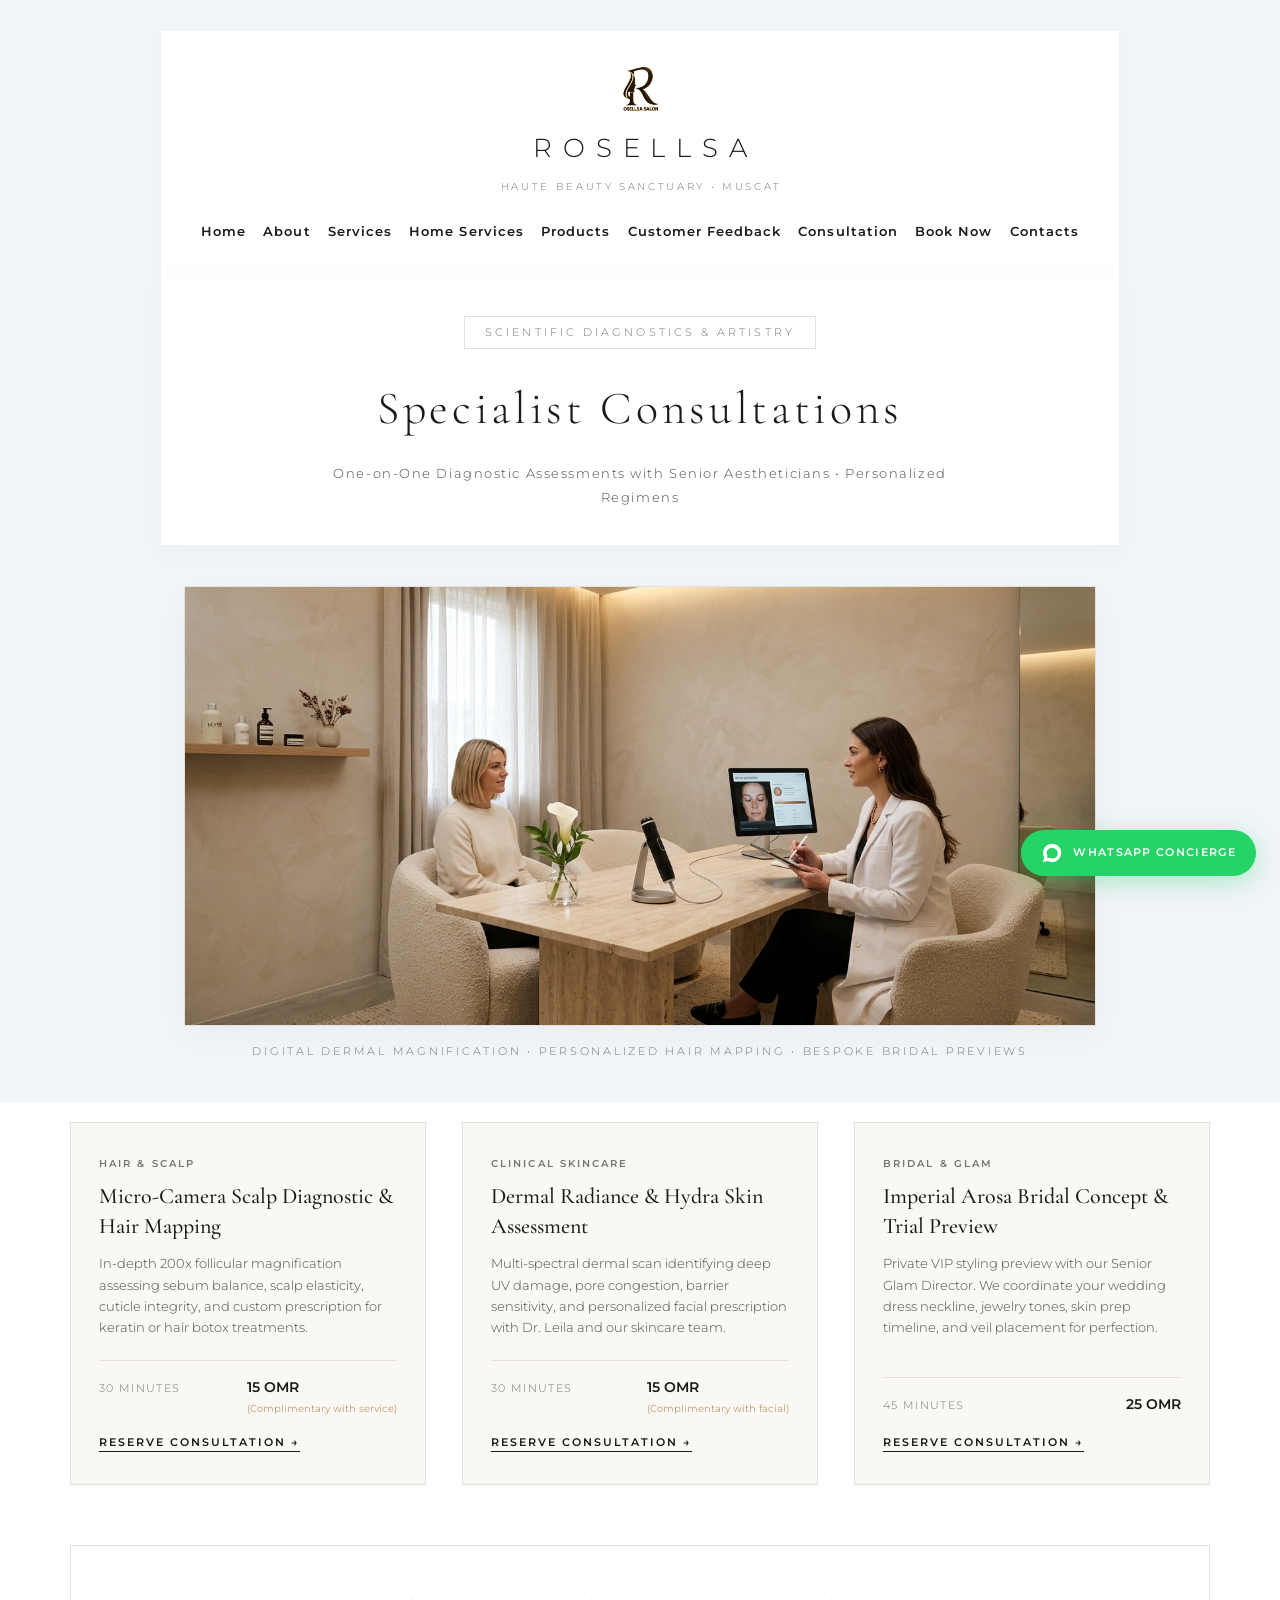
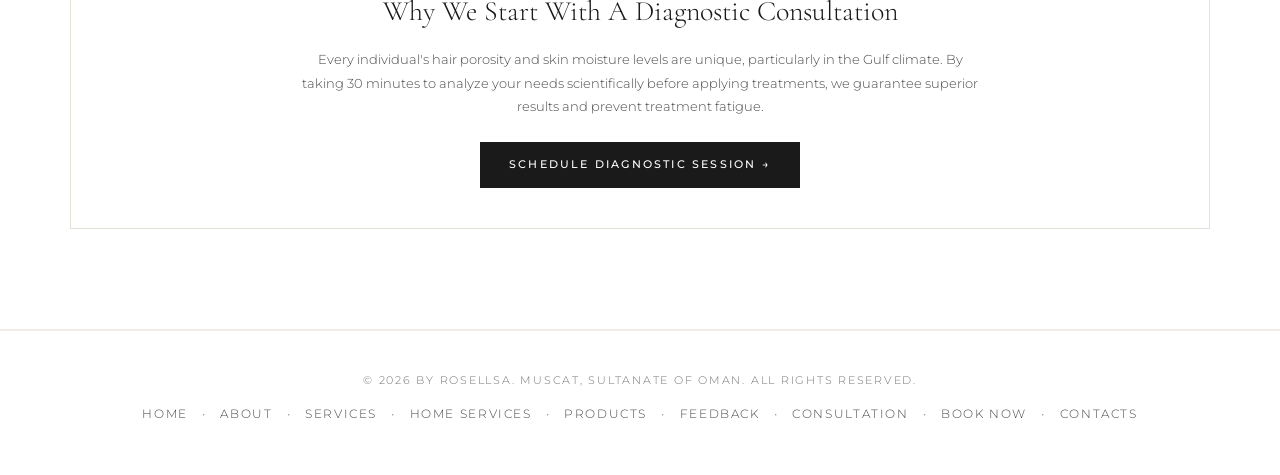
<file: consultation.html>
<!DOCTYPE html>
<html lang="en">
<head>
  <meta charset="UTF-8">
  <meta name="viewport" content="width=device-width, initial-scale=1.0">
  <title>Specialist Diagnostic Consultations | Rosellsa Haute Beauty Sanctuary</title>
  <meta name="description" content="Book 1-on-1 specialist beauty consultations in Muscat. Micro-camera hair & scalp diagnostic, clinical skincare radiance assessment, and Imperial Arosa bridal styling preview.">
  <link rel="icon" type="image/png" href="assets/1e7387f1-e937-47f8-8d48-7516ffbfa3cc.png">
  <link rel="preconnect" href="https://fonts.googleapis.com">
  <link rel="preconnect" href="https://fonts.gstatic.com" crossorigin>
  <link href="https://fonts.googleapis.com/css2?family=Cormorant+Garamond:ital,wght@0,300;0,400;0,500;0,600;1,400&family=Montserrat:wght@200;300;400;500;600&family=Playfair+Display:ital,wght@0,400;0,500;0,600;1,400&display=swap" rel="stylesheet">
  <link rel="stylesheet" href="styles.css?v=5">
</head>
<body>

  <!-- Sticky Header -->
  <header class="site-header">
    <div class="header-inner">
      <div class="brand-logotype">
        <a href="index.html" class="brand-link">
          <img src="assets/rosellsa_logo.png" alt="Rosellsa Crest Logo" class="brand-crest">
          <h1 class="brand-name">ROSELLSA</h1>
          <span class="brand-subline">HAUTE BEAUTY SANCTUARY &bull; MUSCAT</span>
        </a>
      </div>

      <nav class="main-nav" aria-label="Main Navigation">
        <ul class="nav-links">
          <li><a href="index.html" class="nav-item">Home</a></li>
          <li class="nav-bullet">&middot;</li>
          <li><a href="about.html" class="nav-item">About</a></li>
          <li class="nav-bullet">&middot;</li>
          <li><a href="services.html" class="nav-item">Services</a></li>
          <li class="nav-bullet">&middot;</li>
          <li><a href="home-services.html" class="nav-item">Home Services</a></li>
          <li class="nav-bullet">&middot;</li>
          <li><a href="products.html" class="nav-item">Products</a></li>
          <li class="nav-bullet">&middot;</li>
          <li><a href="feedback.html" class="nav-item">Customer Feedback</a></li>
          <li class="nav-bullet">&middot;</li>
          <li><a href="consultation.html" class="nav-item active">Consultation</a></li>
          <li class="nav-bullet">&middot;</li>
          <li><a href="book-now.html" class="nav-item nav-book-btn">Book Now</a></li>
          <li class="nav-bullet">&middot;</li>
          <li><a href="contact.html" class="nav-item">Contacts</a></li>
        </ul>
      </nav>

      <button type="button" class="mobile-menu-toggle" id="mobileMenuBtn" aria-label="Toggle Navigation Menu">
        <span></span><span></span><span></span>
      </button>
    </div>

    <!-- Mobile Navigation Drawer -->
    <div class="mobile-nav-drawer" id="mobileNavDrawer">
      <ul class="mobile-nav-links">
        <li><a href="index.html" onclick="closeMobileNav()">Home</a></li>
        <li><a href="about.html" onclick="closeMobileNav()">About</a></li>
        <li><a href="services.html" onclick="closeMobileNav()">Services</a></li>
        <li><a href="home-services.html" onclick="closeMobileNav()">Home Services</a></li>
        <li><a href="products.html" onclick="closeMobileNav()">Products</a></li>
        <li><a href="feedback.html" onclick="closeMobileNav()">Customer Feedback</a></li>
        <li><a href="consultation.html" class="active" onclick="closeMobileNav()">Consultation</a></li>
        <li><a href="book-now.html" onclick="closeMobileNav()">Book Now</a></li>
        <li><a href="contact.html" onclick="closeMobileNav()">Contacts</a></li>
      </ul>
    </div>
  </header>

  <main>
    <!-- Subpage Banner -->
    <section class="subpage-banner">
      <div class="subpage-banner-inner">
        <span class="subpage-badge">SCIENTIFIC DIAGNOSTICS &amp; ARTISTRY</span>
        <h1 class="subpage-title">Specialist Consultations</h1>
        <p class="subpage-subtitle">One-on-One Diagnostic Assessments with Senior Aestheticians &bull; Personalized Regimens</p>
      </div>
    </section>

    <!-- Visual Showcase: Consultation Suite -->
    <section class="subpage-visual-showcase">
      <div class="subpage-visual-frame">
        <img src="assets/generated/diagnostic_consultation.jpg" alt="Minimalist Beauty and Dermatology Consultation Suite with Digital Diagnostic Analyzer">
      </div>
      <div style="text-align: center; margin-top: 16px;">
        <p style="font-size: 11px; letter-spacing: 0.25em; text-transform: uppercase; color: var(--text-muted);">
          DIGITAL DERMAL MAGNIFICATION &bull; PERSONALIZED HAIR MAPPING &bull; BESPOKE BRIDAL PREVIEWS
        </p>
      </div>
    </section>

    <!-- Diagnostic Sessions Grid -->
    <section class="consultation-section" style="padding-top: 20px;">
      <div class="consultation-container">
        <div class="consultation-grid">
          
          <!-- Consultation Card 1 -->
          <article class="consult-card">
            <span class="consult-tag">HAIR &amp; SCALP</span>
            <h3 class="consult-title">Micro-Camera Scalp Diagnostic &amp; Hair Mapping</h3>
            <p class="consult-desc">
              In-depth 200x follicular magnification assessing sebum balance, scalp elasticity, cuticle integrity, and custom prescription for keratin or hair botox treatments.
            </p>
            <div class="consult-meta">
              <span class="consult-duration">30 Minutes</span>
              <span class="consult-fee">15 OMR <small>(Complimentary with service)</small></span>
            </div>
            <button type="button" class="consult-book-btn" onclick="openBookingDrawer('hair-1', 'salon')">Reserve Consultation &rarr;</button>
          </article>

          <!-- Consultation Card 2 -->
          <article class="consult-card">
            <span class="consult-tag">CLINICAL SKINCARE</span>
            <h3 class="consult-title">Dermal Radiance &amp; Hydra Skin Assessment</h3>
            <p class="consult-desc">
              Multi-spectral dermal scan identifying deep UV damage, pore congestion, barrier sensitivity, and personalized facial prescription with Dr. Leila and our skincare team.
            </p>
            <div class="consult-meta">
              <span class="consult-duration">30 Minutes</span>
              <span class="consult-fee">15 OMR <small>(Complimentary with facial)</small></span>
            </div>
            <button type="button" class="consult-book-btn" onclick="openBookingDrawer('fac-1', 'salon')">Reserve Consultation &rarr;</button>
          </article>

          <!-- Consultation Card 3 -->
          <article class="consult-card">
            <span class="consult-tag">BRIDAL &amp; GLAM</span>
            <h3 class="consult-title">Imperial Arosa Bridal Concept &amp; Trial Preview</h3>
            <p class="consult-desc">
              Private VIP styling preview with our Senior Glam Director. We coordinate your wedding dress neckline, jewelry tones, skin prep timeline, and veil placement for perfection.
            </p>
            <div class="consult-meta">
              <span class="consult-duration">45 Minutes</span>
              <span class="consult-fee">25 OMR</span>
            </div>
            <button type="button" class="consult-book-btn" onclick="openBookingDrawer('mu-1', 'salon')">Reserve Consultation &rarr;</button>
          </article>

        </div>

        <!-- Consultation Philosophy Box -->
        <div class="consultation-philosophy-box">
          <h3 class="philosophy-title">Why We Start With A Diagnostic Consultation</h3>
          <p class="philosophy-text">
            Every individual's hair porosity and skin moisture levels are unique, particularly in the Gulf climate. By taking 30 minutes to analyze your needs scientifically before applying treatments, we guarantee superior results and prevent treatment fatigue.
          </p>
          <a href="https://wa.me/96898564463?text=Hello%20Rosellsa%20Sanctuary%2C%20I%20would%20like%20to%20schedule%20a%20private%20diagnostic%20consultation" target="_blank" rel="noopener noreferrer" class="btn-westfolk-dark">
            Schedule Diagnostic Session &rarr;
          </a>
        </div>
      </div>
    </section>
  </main>

  <!-- Slide-Over VIP Booking Drawer -->
  <div class="booking-drawer-overlay" id="drawerOverlay" onclick="closeBookingDrawer()"></div>
  <aside class="booking-drawer" id="bookingDrawer" aria-label="Appointment Drawer">
    <div class="drawer-header">
      <div>
        <span class="drawer-eyebrow">ROSELLSA SANCTUARY</span>
        <h3 class="drawer-title">Reserve Appointment</h3>
      </div>
      <button type="button" class="drawer-close-btn" onclick="closeBookingDrawer()" aria-label="Close Drawer">&times;</button>
    </div>

    <form class="drawer-body" onsubmit="handleDrawerBookingSubmit(event)">
      <div class="form-group customer-type-box">
        <label class="form-label">APPOINTMENT TYPE *</label>
        <div class="customer-type-options">
          <label class="type-radio-label">
            <input type="radio" name="drawerClientType" value="New Customer" checked>
            <span class="type-btn">First-Time Guest</span>
          </label>
          <label class="type-radio-label">
            <input type="radio" name="drawerClientType" value="Rebooking Customer">
            <span class="type-btn">Returning Client</span>
          </label>
        </div>
      </div>

      <div class="form-group">
        <label for="drawerServiceSelect" class="form-label">SELECT TREATMENT *</label>
        <select id="drawerServiceSelect" class="form-control" required onchange="handleDrawerServiceChange()"></select>
        <span class="service-price-indicator" id="drawerPriceDisplay">Price: 10 OMR</span>
      </div>

      <div class="form-group">
        <label class="form-label">LOCATION *</label>
        <div class="location-radio-group">
          <label class="radio-label">
            <input type="radio" name="drawerLocation" value="salon" id="locSalon" checked onchange="updateDrawerLocationRules()">
            <span>In-Salon Sanctuary</span>
          </label>
          <label class="radio-label" id="homeServiceLabel">
            <input type="radio" name="drawerLocation" value="home" id="locHome" onchange="updateDrawerLocationRules()">
            <span>Home Service (Muscat)</span>
          </label>
        </div>
        <p class="location-warning-text" id="audioRuleNotice" style="display: none;"></p>
      </div>

      <div class="form-group">
        <label for="clientNameInput" class="form-label">FULL NAME *</label>
        <input type="text" id="clientNameInput" class="form-control" placeholder="e.g. Fatima Al-Harthy" required>
      </div>

      <div class="form-group">
        <label for="clientPhoneInput" class="form-label">WHATSAPP / PHONE NUMBER *</label>
        <input type="tel" id="clientPhoneInput" class="form-control" placeholder="+968 9XXXXXXX" required>
      </div>

      <div class="form-row">
        <div class="form-group col-half">
          <label for="bookingDateInput" class="form-label">PREFERRED DATE *</label>
          <input type="date" id="bookingDateInput" class="form-control" required>
        </div>
        <div class="form-group col-half">
          <label for="bookingTimeSelect" class="form-label">PREFERRED TIME *</label>
          <select id="bookingTimeSelect" class="form-control" required>
            <option value="10:00 AM">10:00 AM</option>
            <option value="12:00 PM">12:00 PM</option>
            <option value="02:00 PM">02:00 PM</option>
            <option value="04:00 PM">04:00 PM</option>
            <option value="06:00 PM">06:00 PM</option>
            <option value="08:00 PM">08:00 PM</option>
          </select>
        </div>
      </div>

      <div class="form-group" id="homeAddressGroup" style="display: none;">
        <label for="clientAddressInput" class="form-label">MUSCAT HOME / HOTEL ADDRESS *</label>
        <input type="text" id="clientAddressInput" class="form-control" placeholder="e.g. Villa 14, Way 203, Al Mouj">
      </div>

      <div class="form-group">
        <label for="clientNotesInput" class="form-label">SPECIAL REQUESTS</label>
        <textarea id="clientNotesInput" class="form-control" rows="2" placeholder="Specific therapist, allergies, or questions"></textarea>
      </div>

      <div class="drawer-footer">
        <button type="submit" class="btn-westfolk-dark" style="width: 100%; padding: 16px;">
          PROCEED VIA WHATSAPP
        </button>
      </div>
    </form>
  </aside>

  <!-- Floating WhatsApp Concierge -->
  <a href="https://wa.me/96898564463?text=Hello%20Rosellsa%20Sanctuary%2C%20I%20would%20like%20to%20inquire%20about%20your%20services" target="_blank" rel="noopener noreferrer" class="floating-wa-btn" aria-label="Chat on WhatsApp">
    <svg width="22" height="22" viewBox="0 0 24 24" fill="currentColor">
      <path d="M12.031 6.172c-3.181 0-5.767 2.586-5.768 5.766-.001 1.298.38 2.27 1.019 3.287l-.711 2.598 2.669-.699c.969.54 2.082.85 3.256.85 3.181 0 5.767-2.586 5.768-5.766 0-3.18-2.586-5.766-5.768-5.766zm9.969 5.766c0 5.485-4.484 9.969-9.969 9.969-1.745 0-3.388-.456-4.819-1.253L2 22l1.547-5.011C2.695 15.545 2.22 13.829 2.22 11.938 2.22 6.453 6.704 1.969 12.189 1.969 17.674 1.969 22.158 6.453 22.158 11.938z"/>
    </svg>
    <span>WhatsApp Concierge</span>
  </a>

  <!-- Footer -->
  <footer class="site-footer">
    <div class="footer-inner">
      <p class="footer-copy">&copy; 2026 by ROSELLSA. Muscat, Sultanate of Oman. All rights reserved.</p>
      <div class="footer-links">
        <a href="index.html">Home</a><span>&bull;</span>
        <a href="about.html">About</a><span>&bull;</span>
        <a href="services.html">Services</a><span>&bull;</span>
        <a href="home-services.html">Home Services</a><span>&bull;</span>
        <a href="products.html">Products</a><span>&bull;</span>
        <a href="feedback.html">Feedback</a><span>&bull;</span>
        <a href="consultation.html">Consultation</a><span>&bull;</span>
        <a href="book-now.html">Book Now</a><span>&bull;</span>
        <a href="contact.html">Contacts</a>
      </div>
    </div>
  </footer>

  <script src="main.js"></script>
</body>
</html>
</file>
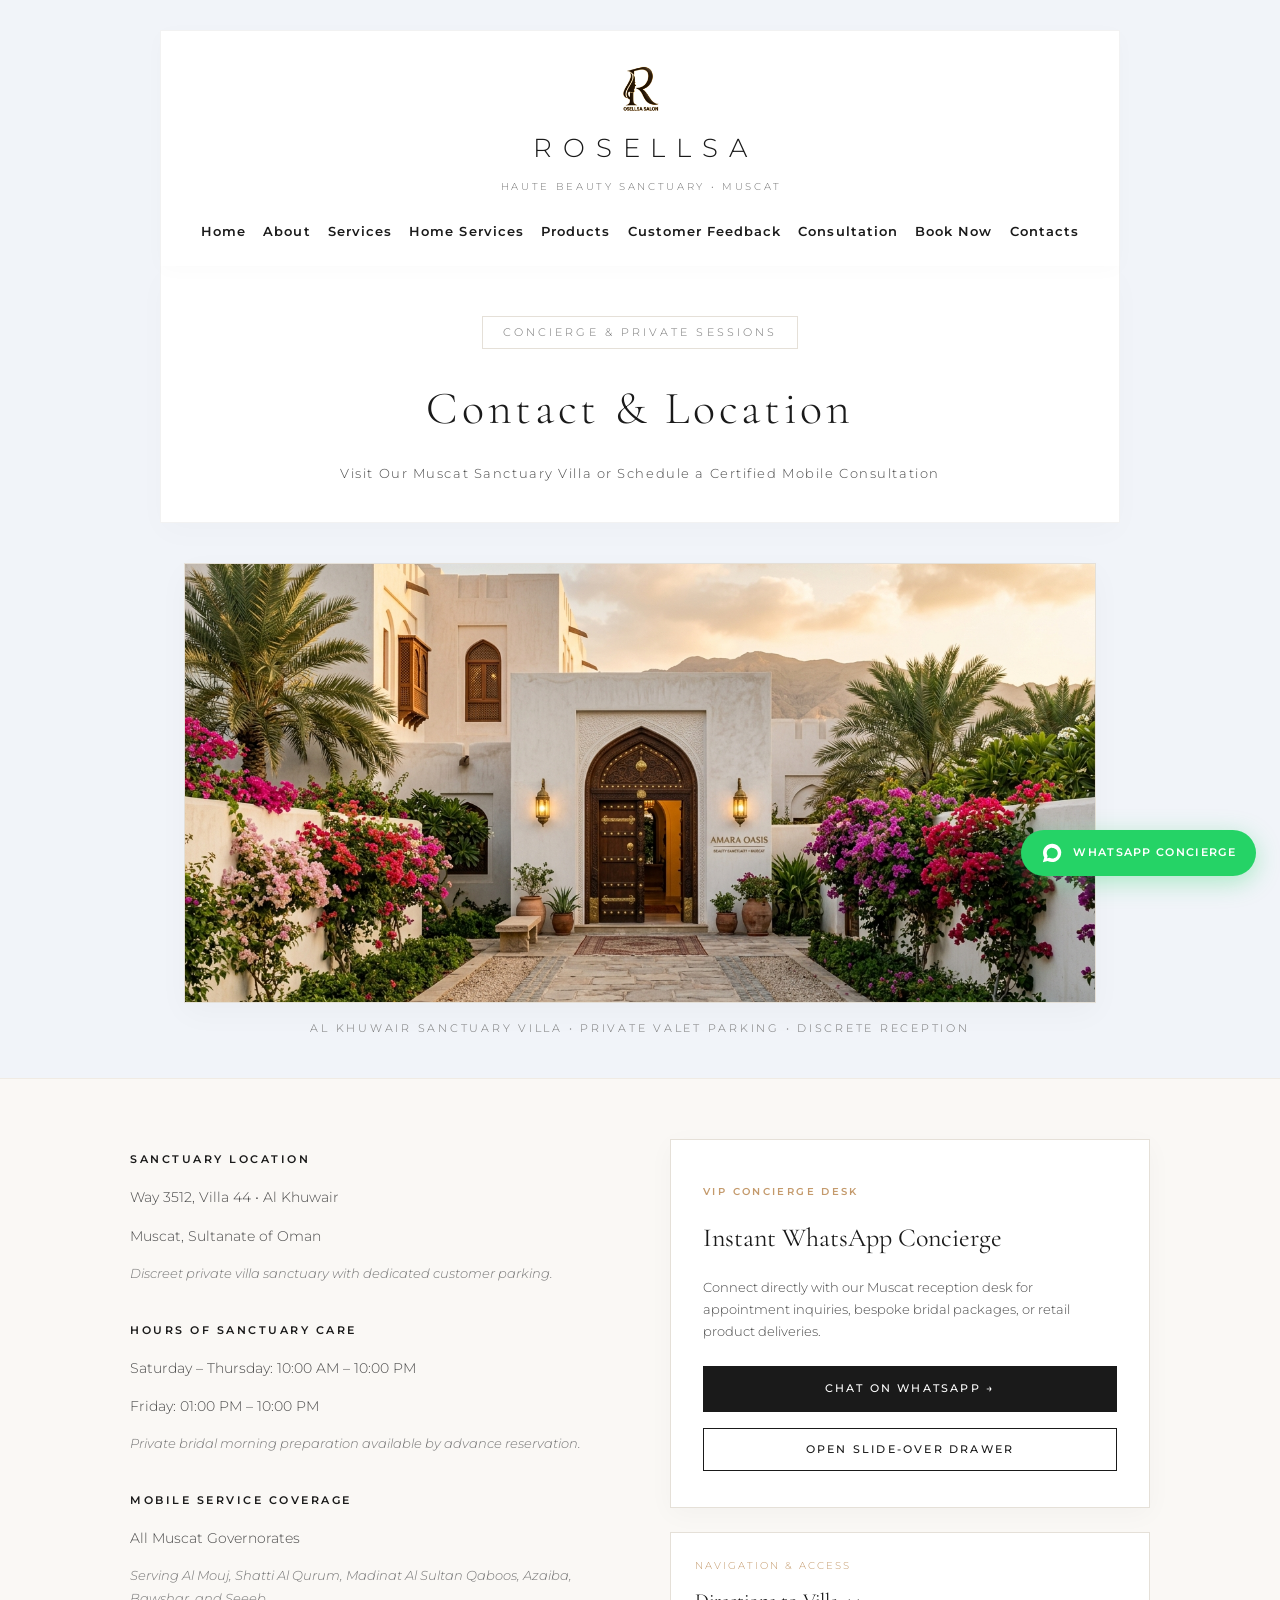
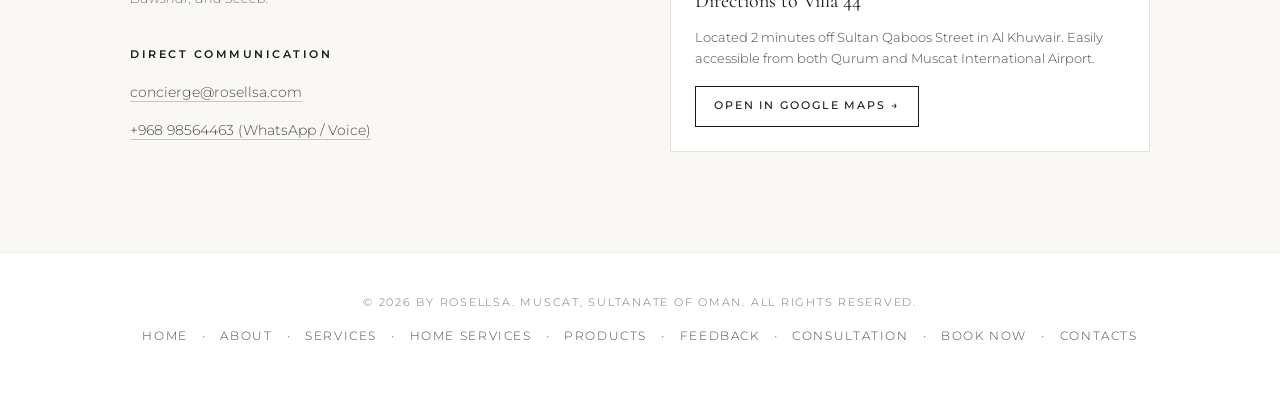
<file: contact.html>
<!DOCTYPE html>
<html lang="en">
<head>
  <meta charset="UTF-8">
  <meta name="viewport" content="width=device-width, initial-scale=1.0">
  <title>Contacts &amp; Sanctuary Location | Rosellsa Haute Beauty Sanctuary</title>
  <meta name="description" content="Contact Rosellsa Haute Beauty Sanctuary in Muscat, Oman. Location in Al Khuwair, hours of care, direct WhatsApp concierge, phone, and email reservations.">
  <link rel="icon" type="image/png" href="assets/1e7387f1-e937-47f8-8d48-7516ffbfa3cc.png">
  <link rel="preconnect" href="https://fonts.googleapis.com">
  <link rel="preconnect" href="https://fonts.gstatic.com" crossorigin>
  <link href="https://fonts.googleapis.com/css2?family=Cormorant+Garamond:ital,wght@0,300;0,400;0,500;0,600;1,400&family=Montserrat:wght@200;300;400;500;600&family=Playfair+Display:ital,wght@0,400;0,500;0,600;1,400&display=swap" rel="stylesheet">
  <link rel="stylesheet" href="styles.css?v=5">
</head>
<body>

  <!-- Sticky Header -->
  <header class="site-header">
    <div class="header-inner">
      <div class="brand-logotype">
        <a href="index.html" class="brand-link">
          <img src="assets/rosellsa_logo.png" alt="Rosellsa Crest Logo" class="brand-crest">
          <h1 class="brand-name">ROSELLSA</h1>
          <span class="brand-subline">HAUTE BEAUTY SANCTUARY &bull; MUSCAT</span>
        </a>
      </div>

      <nav class="main-nav" aria-label="Main Navigation">
        <ul class="nav-links">
          <li><a href="index.html" class="nav-item">Home</a></li>
          <li class="nav-bullet">&middot;</li>
          <li><a href="about.html" class="nav-item">About</a></li>
          <li class="nav-bullet">&middot;</li>
          <li><a href="services.html" class="nav-item">Services</a></li>
          <li class="nav-bullet">&middot;</li>
          <li><a href="home-services.html" class="nav-item">Home Services</a></li>
          <li class="nav-bullet">&middot;</li>
          <li><a href="products.html" class="nav-item">Products</a></li>
          <li class="nav-bullet">&middot;</li>
          <li><a href="feedback.html" class="nav-item">Customer Feedback</a></li>
          <li class="nav-bullet">&middot;</li>
          <li><a href="consultation.html" class="nav-item">Consultation</a></li>
          <li class="nav-bullet">&middot;</li>
          <li><a href="book-now.html" class="nav-item nav-book-btn">Book Now</a></li>
          <li class="nav-bullet">&middot;</li>
          <li><a href="contact.html" class="nav-item active">Contacts</a></li>
        </ul>
      </nav>

      <button type="button" class="mobile-menu-toggle" id="mobileMenuBtn" aria-label="Toggle Navigation Menu">
        <span></span><span></span><span></span>
      </button>
    </div>

    <!-- Mobile Navigation Drawer -->
    <div class="mobile-nav-drawer" id="mobileNavDrawer">
      <ul class="mobile-nav-links">
        <li><a href="index.html" onclick="closeMobileNav()">Home</a></li>
        <li><a href="about.html" onclick="closeMobileNav()">About</a></li>
        <li><a href="services.html" onclick="closeMobileNav()">Services</a></li>
        <li><a href="home-services.html" onclick="closeMobileNav()">Home Services</a></li>
        <li><a href="products.html" onclick="closeMobileNav()">Products</a></li>
        <li><a href="feedback.html" onclick="closeMobileNav()">Customer Feedback</a></li>
        <li><a href="consultation.html" onclick="closeMobileNav()">Consultation</a></li>
        <li><a href="book-now.html" onclick="closeMobileNav()">Book Now</a></li>
        <li><a href="contact.html" class="active" onclick="closeMobileNav()">Contacts</a></li>
      </ul>
    </div>
  </header>

  <main>
    <!-- Subpage Banner -->
    <section class="subpage-banner">
      <div class="subpage-banner-inner">
        <span class="subpage-badge">CONCIERGE &amp; PRIVATE SESSIONS</span>
        <h1 class="subpage-title">Contact &amp; Location</h1>
        <p class="subpage-subtitle">Visit Our Muscat Sanctuary Villa or Schedule a Certified Mobile Consultation</p>
      </div>
    </section>

    <!-- Visual Showcase: Villa Courtyard Entrance -->
    <section class="subpage-visual-showcase">
      <div class="subpage-visual-frame">
        <img src="assets/generated/sanctuary_courtyard.jpg" alt="Rosellsa Sanctuary Villa Courtyard and Exterior Entrance in Muscat">
      </div>
      <div style="text-align: center; margin-top: 16px;">
        <p style="font-size: 11px; letter-spacing: 0.25em; text-transform: uppercase; color: var(--text-muted);">
          AL KHUWAIR SANCTUARY VILLA &bull; PRIVATE VALET PARKING &bull; DISCRETE RECEPTION
        </p>
      </div>
    </section>

    <!-- Contact Details & Direct Actions -->
    <section class="contact-section" style="padding-top: 20px;">
      <div class="contact-container">
        <div class="contact-content-grid">
          
          <div class="contact-info-col">
            <h4 class="contact-block-title">SANCTUARY LOCATION</h4>
            <p class="contact-detail">Way 3512, Villa 44 &bull; Al Khuwair</p>
            <p class="contact-detail">Muscat, Sultanate of Oman</p>
            <p class="contact-sub">Discreet private villa sanctuary with dedicated customer parking.</p>

            <h4 class="contact-block-title">HOURS OF SANCTUARY CARE</h4>
            <p class="contact-detail">Saturday &ndash; Thursday: 10:00 AM &ndash; 10:00 PM</p>
            <p class="contact-detail">Friday: 01:00 PM &ndash; 10:00 PM</p>
            <p class="contact-sub">Private bridal morning preparation available by advance reservation.</p>

            <h4 class="contact-block-title">MOBILE SERVICE COVERAGE</h4>
            <p class="contact-detail">All Muscat Governorates</p>
            <p class="contact-sub">Serving Al Mouj, Shatti Al Qurum, Madinat Al Sultan Qaboos, Azaiba, Bawshar, and Seeeb.</p>

            <h4 class="contact-block-title">DIRECT COMMUNICATION</h4>
            <p class="contact-detail"><a href="mailto:concierge@rosellsa.com" class="contact-link">concierge@rosellsa.com</a></p>
            <p class="contact-detail"><a href="https://wa.me/96898564463" target="_blank" rel="noopener noreferrer" class="contact-link">+968 98564463 (WhatsApp / Voice)</a></p>
          </div>

          <div class="contact-action-col">
            <div class="vip-concierge-card">
              <span class="concierge-tag">VIP CONCIERGE DESK</span>
              <h3 class="concierge-heading">Instant WhatsApp Concierge</h3>
              <p class="concierge-desc">Connect directly with our Muscat reception desk for appointment inquiries, bespoke bridal packages, or retail product deliveries.</p>
              
              <div class="concierge-actions">
                <a href="https://wa.me/96898564463?text=Hello%20Rosellsa%20Sanctuary%2C%20I%20would%20like%20to%20reserve%20an%20appointment" target="_blank" rel="noopener noreferrer" class="btn-westfolk-dark">
                  Chat on WhatsApp &rarr;
                </a>
                <button type="button" class="btn-westfolk-outline" onclick="openBookingDrawer()">
                  Open Slide-Over Drawer
                </button>
              </div>
            </div>

            <!-- Location Map Placeholder Card -->
            <div style="margin-top: 24px; padding: 24px; background: #ffffff; border: 1px solid var(--border-light); text-align: left;">
              <span style="font-size: 10px; letter-spacing: 0.2em; text-transform: uppercase; color: var(--gold-accent); display: block; margin-bottom: 8px;">NAVIGATION &amp; ACCESS</span>
              <h4 style="font-family: var(--font-serif); font-size: 20px; font-weight: 400; margin-bottom: 8px;">Directions to Villa 44</h4>
              <p style="font-size: 12.5px; color: var(--text-secondary); line-height: 1.7; margin-bottom: 16px;">
                Located 2 minutes off Sultan Qaboos Street in Al Khuwair. Easily accessible from both Qurum and Muscat International Airport.
              </p>
              <a href="https://maps.google.com/?q=Al+Khuwair+Muscat+Oman" target="_blank" rel="noopener noreferrer" class="item-book-action" style="padding: 10px 18px; border: 1px solid var(--text-primary); text-decoration: none; display: inline-block;">
                Open in Google Maps &rarr;
              </a>
            </div>
          </div>

        </div>
      </div>
    </section>
  </main>

  <!-- Slide-Over VIP Booking Drawer -->
  <div class="booking-drawer-overlay" id="drawerOverlay" onclick="closeBookingDrawer()"></div>
  <aside class="booking-drawer" id="bookingDrawer" aria-label="Appointment Drawer">
    <div class="drawer-header">
      <div>
        <span class="drawer-eyebrow">ROSELLSA SANCTUARY</span>
        <h3 class="drawer-title">Reserve Appointment</h3>
      </div>
      <button type="button" class="drawer-close-btn" onclick="closeBookingDrawer()" aria-label="Close Drawer">&times;</button>
    </div>

    <form class="drawer-body" onsubmit="handleDrawerBookingSubmit(event)">
      <div class="form-group customer-type-box">
        <label class="form-label">APPOINTMENT TYPE *</label>
        <div class="customer-type-options">
          <label class="type-radio-label">
            <input type="radio" name="drawerClientType" value="New Customer" checked>
            <span class="type-btn">First-Time Guest</span>
          </label>
          <label class="type-radio-label">
            <input type="radio" name="drawerClientType" value="Rebooking Customer">
            <span class="type-btn">Returning Client</span>
          </label>
        </div>
      </div>

      <div class="form-group">
        <label for="drawerServiceSelect" class="form-label">SELECT TREATMENT *</label>
        <select id="drawerServiceSelect" class="form-control" required onchange="handleDrawerServiceChange()"></select>
        <span class="service-price-indicator" id="drawerPriceDisplay">Price: 10 OMR</span>
      </div>

      <div class="form-group">
        <label class="form-label">LOCATION *</label>
        <div class="location-radio-group">
          <label class="radio-label">
            <input type="radio" name="drawerLocation" value="salon" id="locSalon" checked onchange="updateDrawerLocationRules()">
            <span>In-Salon Sanctuary</span>
          </label>
          <label class="radio-label" id="homeServiceLabel">
            <input type="radio" name="drawerLocation" value="home" id="locHome" onchange="updateDrawerLocationRules()">
            <span>Home Service (Muscat)</span>
          </label>
        </div>
        <p class="location-warning-text" id="audioRuleNotice" style="display: none;"></p>
      </div>

      <div class="form-group">
        <label for="clientNameInput" class="form-label">FULL NAME *</label>
        <input type="text" id="clientNameInput" class="form-control" placeholder="e.g. Fatima Al-Harthy" required>
      </div>

      <div class="form-group">
        <label for="clientPhoneInput" class="form-label">WHATSAPP / PHONE NUMBER *</label>
        <input type="tel" id="clientPhoneInput" class="form-control" placeholder="+968 9XXXXXXX" required>
      </div>

      <div class="form-row">
        <div class="form-group col-half">
          <label for="bookingDateInput" class="form-label">PREFERRED DATE *</label>
          <input type="date" id="bookingDateInput" class="form-control" required>
        </div>
        <div class="form-group col-half">
          <label for="bookingTimeSelect" class="form-label">PREFERRED TIME *</label>
          <select id="bookingTimeSelect" class="form-control" required>
            <option value="10:00 AM">10:00 AM</option>
            <option value="12:00 PM">12:00 PM</option>
            <option value="02:00 PM">02:00 PM</option>
            <option value="04:00 PM">04:00 PM</option>
            <option value="06:00 PM">06:00 PM</option>
            <option value="08:00 PM">08:00 PM</option>
          </select>
        </div>
      </div>

      <div class="form-group" id="homeAddressGroup" style="display: none;">
        <label for="clientAddressInput" class="form-label">MUSCAT HOME / HOTEL ADDRESS *</label>
        <input type="text" id="clientAddressInput" class="form-control" placeholder="e.g. Villa 14, Way 203, Al Mouj">
      </div>

      <div class="form-group">
        <label for="clientNotesInput" class="form-label">SPECIAL REQUESTS</label>
        <textarea id="clientNotesInput" class="form-control" rows="2" placeholder="Specific therapist, allergies, or questions"></textarea>
      </div>

      <div class="drawer-footer">
        <button type="submit" class="btn-westfolk-dark" style="width: 100%; padding: 16px;">
          PROCEED VIA WHATSAPP
        </button>
      </div>
    </form>
  </aside>

  <!-- Floating WhatsApp Concierge -->
  <a href="https://wa.me/96898564463?text=Hello%20Rosellsa%20Sanctuary%2C%20I%20would%20like%20to%20inquire%20about%20your%20services" target="_blank" rel="noopener noreferrer" class="floating-wa-btn" aria-label="Chat on WhatsApp">
    <svg width="22" height="22" viewBox="0 0 24 24" fill="currentColor">
      <path d="M12.031 6.172c-3.181 0-5.767 2.586-5.768 5.766-.001 1.298.38 2.27 1.019 3.287l-.711 2.598 2.669-.699c.969.54 2.082.85 3.256.85 3.181 0 5.767-2.586 5.768-5.766 0-3.18-2.586-5.766-5.768-5.766zm9.969 5.766c0 5.485-4.484 9.969-9.969 9.969-1.745 0-3.388-.456-4.819-1.253L2 22l1.547-5.011C2.695 15.545 2.22 13.829 2.22 11.938 2.22 6.453 6.704 1.969 12.189 1.969 17.674 1.969 22.158 6.453 22.158 11.938z"/>
    </svg>
    <span>WhatsApp Concierge</span>
  </a>

  <!-- Footer -->
  <footer class="site-footer">
    <div class="footer-inner">
      <p class="footer-copy">&copy; 2026 by ROSELLSA. Muscat, Sultanate of Oman. All rights reserved.</p>
      <div class="footer-links">
        <a href="index.html">Home</a><span>&bull;</span>
        <a href="about.html">About</a><span>&bull;</span>
        <a href="services.html">Services</a><span>&bull;</span>
        <a href="home-services.html">Home Services</a><span>&bull;</span>
        <a href="products.html">Products</a><span>&bull;</span>
        <a href="feedback.html">Feedback</a><span>&bull;</span>
        <a href="consultation.html">Consultation</a><span>&bull;</span>
        <a href="book-now.html">Book Now</a><span>&bull;</span>
        <a href="contact.html">Contacts</a>
      </div>
    </div>
  </footer>

  <script src="main.js"></script>
</body>
</html>
</file>
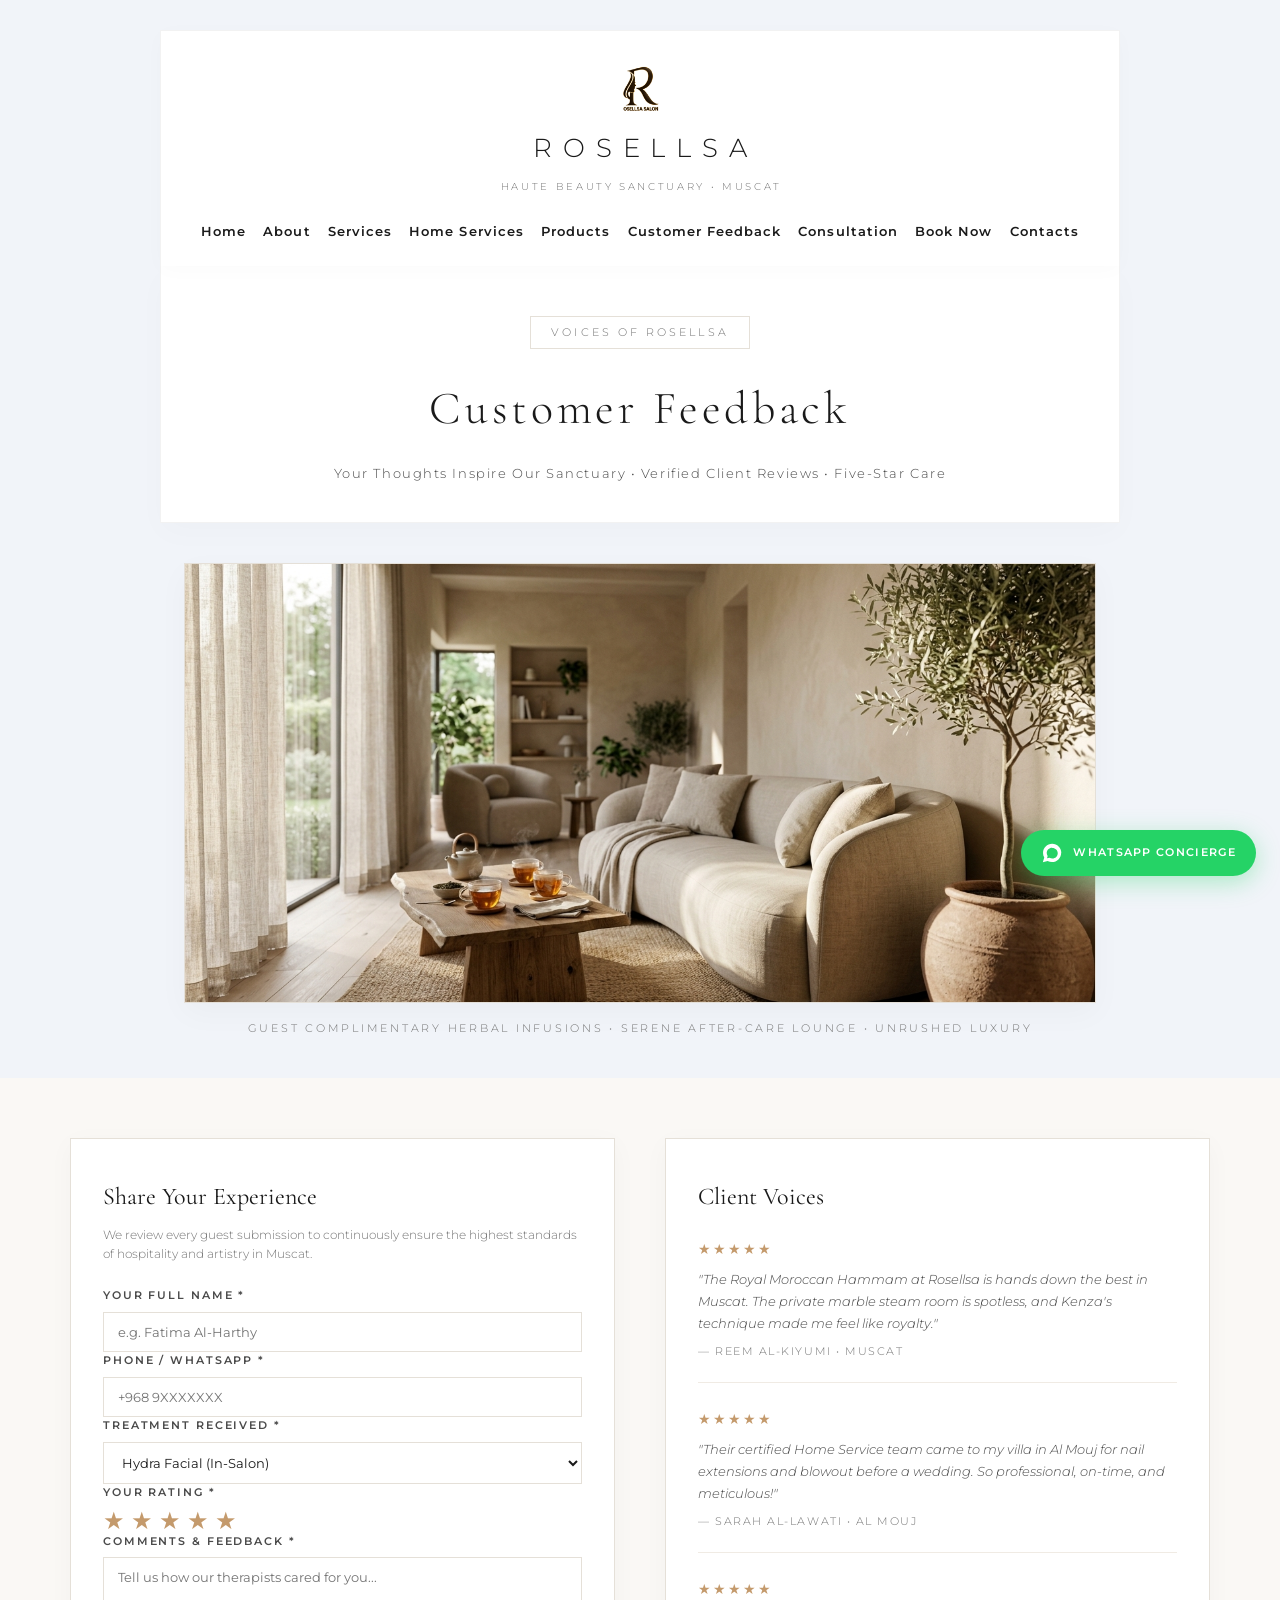
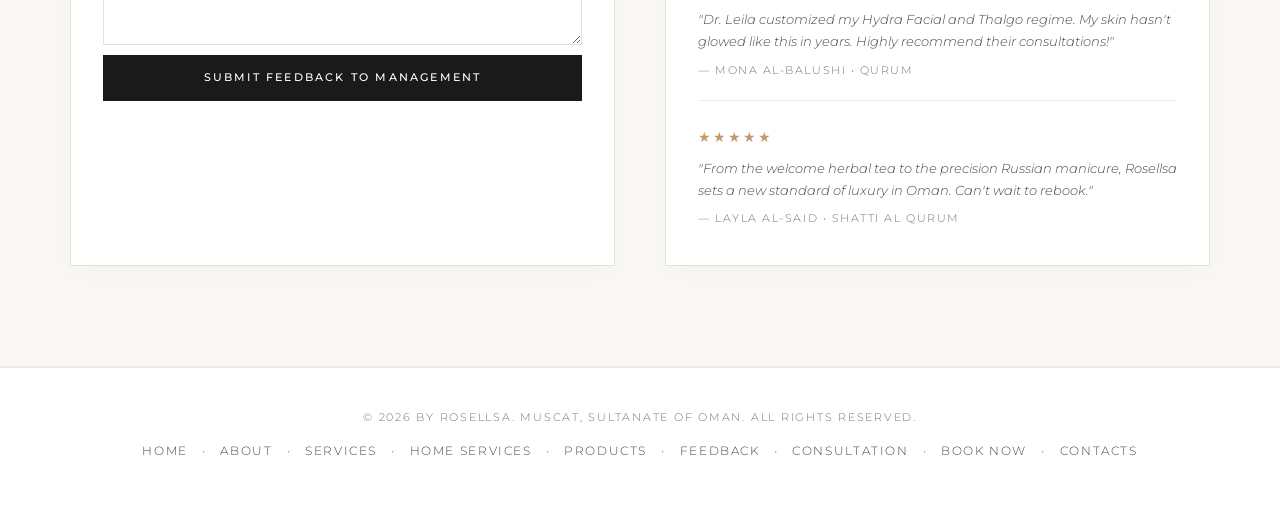
<file: feedback.html>
<!DOCTYPE html>
<html lang="en">
<head>
  <meta charset="UTF-8">
  <meta name="viewport" content="width=device-width, initial-scale=1.0">
  <title>Customer Feedback &amp; Reviews | Rosellsa Haute Beauty Sanctuary</title>
  <meta name="description" content="Share your experience and read verified reviews for Rosellsa Haute Beauty Sanctuary in Muscat. 5-star ratings, testimonials, and client feedback.">
  <link rel="icon" type="image/png" href="assets/1e7387f1-e937-47f8-8d48-7516ffbfa3cc.png">
  <link rel="preconnect" href="https://fonts.googleapis.com">
  <link rel="preconnect" href="https://fonts.gstatic.com" crossorigin>
  <link href="https://fonts.googleapis.com/css2?family=Cormorant+Garamond:ital,wght@0,300;0,400;0,500;0,600;1,400&family=Montserrat:wght@200;300;400;500;600&family=Playfair+Display:ital,wght@0,400;0,500;0,600;1,400&display=swap" rel="stylesheet">
  <link rel="stylesheet" href="styles.css?v=5">
</head>
<body>

  <!-- Sticky Header -->
  <header class="site-header">
    <div class="header-inner">
      <div class="brand-logotype">
        <a href="index.html" class="brand-link">
          <img src="assets/rosellsa_logo.png" alt="Rosellsa Crest Logo" class="brand-crest">
          <h1 class="brand-name">ROSELLSA</h1>
          <span class="brand-subline">HAUTE BEAUTY SANCTUARY &bull; MUSCAT</span>
        </a>
      </div>

      <nav class="main-nav" aria-label="Main Navigation">
        <ul class="nav-links">
          <li><a href="index.html" class="nav-item">Home</a></li>
          <li class="nav-bullet">&middot;</li>
          <li><a href="about.html" class="nav-item">About</a></li>
          <li class="nav-bullet">&middot;</li>
          <li><a href="services.html" class="nav-item">Services</a></li>
          <li class="nav-bullet">&middot;</li>
          <li><a href="home-services.html" class="nav-item">Home Services</a></li>
          <li class="nav-bullet">&middot;</li>
          <li><a href="products.html" class="nav-item">Products</a></li>
          <li class="nav-bullet">&middot;</li>
          <li><a href="feedback.html" class="nav-item active">Customer Feedback</a></li>
          <li class="nav-bullet">&middot;</li>
          <li><a href="consultation.html" class="nav-item">Consultation</a></li>
          <li class="nav-bullet">&middot;</li>
          <li><a href="book-now.html" class="nav-item nav-book-btn">Book Now</a></li>
          <li class="nav-bullet">&middot;</li>
          <li><a href="contact.html" class="nav-item">Contacts</a></li>
        </ul>
      </nav>

      <button type="button" class="mobile-menu-toggle" id="mobileMenuBtn" aria-label="Toggle Navigation Menu">
        <span></span><span></span><span></span>
      </button>
    </div>

    <!-- Mobile Navigation Drawer -->
    <div class="mobile-nav-drawer" id="mobileNavDrawer">
      <ul class="mobile-nav-links">
        <li><a href="index.html" onclick="closeMobileNav()">Home</a></li>
        <li><a href="about.html" onclick="closeMobileNav()">About</a></li>
        <li><a href="services.html" onclick="closeMobileNav()">Services</a></li>
        <li><a href="home-services.html" onclick="closeMobileNav()">Home Services</a></li>
        <li><a href="products.html" onclick="closeMobileNav()">Products</a></li>
        <li><a href="feedback.html" class="active" onclick="closeMobileNav()">Customer Feedback</a></li>
        <li><a href="consultation.html" onclick="closeMobileNav()">Consultation</a></li>
        <li><a href="book-now.html" onclick="closeMobileNav()">Book Now</a></li>
        <li><a href="contact.html" onclick="closeMobileNav()">Contacts</a></li>
      </ul>
    </div>
  </header>

  <main>
    <!-- Subpage Banner -->
    <section class="subpage-banner">
      <div class="subpage-banner-inner">
        <span class="subpage-badge">VOICES OF ROSELLSA</span>
        <h1 class="subpage-title">Customer Feedback</h1>
        <p class="subpage-subtitle">Your Thoughts Inspire Our Sanctuary &bull; Verified Client Reviews &bull; Five-Star Care</p>
      </div>
    </section>

    <!-- Visual Showcase: Serene Guest Lounge Ambience -->
    <section class="subpage-visual-showcase">
      <div class="subpage-visual-frame">
        <img src="assets/generated/guest_lounge_feedback.jpg" alt="Tranquil Spa Relaxation Lounge with Herbal Tea Service">
      </div>
      <div style="text-align: center; margin-top: 16px;">
        <p style="font-size: 11px; letter-spacing: 0.25em; text-transform: uppercase; color: var(--text-muted);">
          GUEST COMPLIMENTARY HERBAL INFUSIONS &bull; SERENE AFTER-CARE LOUNGE &bull; UNRUSHED LUXURY
        </p>
      </div>
    </section>

    <!-- Feedback Form & Testimonials Grid -->
    <section class="feedback-section" style="padding-top: 20px;">
      <div class="feedback-container">
        <div class="feedback-layout">
          
          <!-- Interactive Feedback Submission Box -->
          <div class="feedback-form-box">
            <h3 class="feedback-box-title">Share Your Experience</h3>
            <p class="feedback-box-subtitle">We review every guest submission to continuously ensure the highest standards of hospitality and artistry in Muscat.</p>

            <form id="customerFeedbackForm" onsubmit="handleFeedbackSubmit(event)">
              <div class="form-group">
                <label for="fbName" class="form-label">YOUR FULL NAME *</label>
                <input type="text" id="fbName" class="form-control" placeholder="e.g. Fatima Al-Harthy" required>
              </div>

              <div class="form-group">
                <label for="fbPhone" class="form-label">PHONE / WHATSAPP *</label>
                <input type="tel" id="fbPhone" class="form-control" placeholder="+968 9XXXXXXX" required>
              </div>

              <div class="form-group">
                <label for="fbService" class="form-label">TREATMENT RECEIVED *</label>
                <select id="fbService" class="form-control" required>
                  <option value="Hydra Facial">Hydra Facial (In-Salon)</option>
                  <option value="Royal Moroccan Hammam">Royal Moroccan Hammam</option>
                  <option value="Full Hair Color & Balayage">Full Hair Color &amp; Balayage</option>
                  <option value="Russian Manicure & Acrylics">Russian Manicure &amp; Acrylics</option>
                  <option value="Home Service Care">Home Service (Mobile Team)</option>
                  <option value="Other Service">Other Treatment</option>
                </select>
              </div>

              <!-- Interactive 5-Star Rating Widget -->
              <div class="form-group">
                <label class="form-label">YOUR RATING *</label>
                <div class="star-rating-widget" id="starRatingWidget">
                  <button type="button" class="star-btn active" data-rating="1">&#9733;</button>
                  <button type="button" class="star-btn active" data-rating="2">&#9733;</button>
                  <button type="button" class="star-btn active" data-rating="3">&#9733;</button>
                  <button type="button" class="star-btn active" data-rating="4">&#9733;</button>
                  <button type="button" class="star-btn active" data-rating="5">&#9733;</button>
                  <input type="hidden" id="fbRatingVal" value="5">
                </div>
              </div>

              <div class="form-group">
                <label for="fbComments" class="form-label">COMMENTS &amp; FEEDBACK *</label>
                <textarea id="fbComments" class="form-control" rows="4" placeholder="Tell us how our therapists cared for you..." required></textarea>
              </div>

              <button type="submit" class="btn-westfolk-dark" style="width: 100%; margin-top: 10px;">
                Submit Feedback to Management
              </button>
              <div id="fbSuccessMsg" class="feedback-success-banner" style="display: none;">
                ✓ Thank you! Your feedback has been forwarded to Rosellsa Management.
              </div>
            </form>
          </div>

          <!-- Verified Client Voices -->
          <div class="feedback-reviews-box">
            <h3 class="feedback-box-title">Client Voices</h3>
            <div class="reviews-list">
              <blockquote class="review-item">
                <div class="review-stars">&#9733;&#9733;&#9733;&#9733;&#9733;</div>
                <p class="review-quote">"The Royal Moroccan Hammam at Rosellsa is hands down the best in Muscat. The private marble steam room is spotless, and Kenza's technique made me feel like royalty."</p>
                <cite class="review-author">&mdash; Reem Al-Kiyumi &bull; Muscat</cite>
              </blockquote>

              <blockquote class="review-item">
                <div class="review-stars">&#9733;&#9733;&#9733;&#9733;&#9733;</div>
                <p class="review-quote">"Their certified Home Service team came to my villa in Al Mouj for nail extensions and blowout before a wedding. So professional, on-time, and meticulous!"</p>
                <cite class="review-author">&mdash; Sarah Al-Lawati &bull; Al Mouj</cite>
              </blockquote>

              <blockquote class="review-item">
                <div class="review-stars">&#9733;&#9733;&#9733;&#9733;&#9733;</div>
                <p class="review-quote">"Dr. Leila customized my Hydra Facial and Thalgo regime. My skin hasn't glowed like this in years. Highly recommend their consultations!"</p>
                <cite class="review-author">&mdash; Mona Al-Balushi &bull; Qurum</cite>
              </blockquote>

              <blockquote class="review-item">
                <div class="review-stars">&#9733;&#9733;&#9733;&#9733;&#9733;</div>
                <p class="review-quote">"From the welcome herbal tea to the precision Russian manicure, Rosellsa sets a new standard of luxury in Oman. Can't wait to rebook."</p>
                <cite class="review-author">&mdash; Layla Al-Said &bull; Shatti Al Qurum</cite>
              </blockquote>
            </div>
          </div>

        </div>
      </div>
    </section>
  </main>

  <!-- Slide-Over VIP Booking Drawer -->
  <div class="booking-drawer-overlay" id="drawerOverlay" onclick="closeBookingDrawer()"></div>
  <aside class="booking-drawer" id="bookingDrawer" aria-label="Appointment Drawer">
    <div class="drawer-header">
      <div>
        <span class="drawer-eyebrow">ROSELLSA SANCTUARY</span>
        <h3 class="drawer-title">Reserve Appointment</h3>
      </div>
      <button type="button" class="drawer-close-btn" onclick="closeBookingDrawer()" aria-label="Close Drawer">&times;</button>
    </div>

    <form class="drawer-body" onsubmit="handleDrawerBookingSubmit(event)">
      <div class="form-group customer-type-box">
        <label class="form-label">APPOINTMENT TYPE *</label>
        <div class="customer-type-options">
          <label class="type-radio-label">
            <input type="radio" name="drawerClientType" value="New Customer" checked>
            <span class="type-btn">First-Time Guest</span>
          </label>
          <label class="type-radio-label">
            <input type="radio" name="drawerClientType" value="Rebooking Customer">
            <span class="type-btn">Returning Client</span>
          </label>
        </div>
      </div>

      <div class="form-group">
        <label for="drawerServiceSelect" class="form-label">SELECT TREATMENT *</label>
        <select id="drawerServiceSelect" class="form-control" required onchange="handleDrawerServiceChange()"></select>
        <span class="service-price-indicator" id="drawerPriceDisplay">Price: 10 OMR</span>
      </div>

      <div class="form-group">
        <label class="form-label">LOCATION *</label>
        <div class="location-radio-group">
          <label class="radio-label">
            <input type="radio" name="drawerLocation" value="salon" id="locSalon" checked onchange="updateDrawerLocationRules()">
            <span>In-Salon Sanctuary</span>
          </label>
          <label class="radio-label" id="homeServiceLabel">
            <input type="radio" name="drawerLocation" value="home" id="locHome" onchange="updateDrawerLocationRules()">
            <span>Home Service (Muscat)</span>
          </label>
        </div>
        <p class="location-warning-text" id="audioRuleNotice" style="display: none;"></p>
      </div>

      <div class="form-group">
        <label for="clientNameInput" class="form-label">FULL NAME *</label>
        <input type="text" id="clientNameInput" class="form-control" placeholder="e.g. Fatima Al-Harthy" required>
      </div>

      <div class="form-group">
        <label for="clientPhoneInput" class="form-label">WHATSAPP / PHONE NUMBER *</label>
        <input type="tel" id="clientPhoneInput" class="form-control" placeholder="+968 9XXXXXXX" required>
      </div>

      <div class="form-row">
        <div class="form-group col-half">
          <label for="bookingDateInput" class="form-label">PREFERRED DATE *</label>
          <input type="date" id="bookingDateInput" class="form-control" required>
        </div>
        <div class="form-group col-half">
          <label for="bookingTimeSelect" class="form-label">PREFERRED TIME *</label>
          <select id="bookingTimeSelect" class="form-control" required>
            <option value="10:00 AM">10:00 AM</option>
            <option value="12:00 PM">12:00 PM</option>
            <option value="02:00 PM">02:00 PM</option>
            <option value="04:00 PM">04:00 PM</option>
            <option value="06:00 PM">06:00 PM</option>
            <option value="08:00 PM">08:00 PM</option>
          </select>
        </div>
      </div>

      <div class="form-group" id="homeAddressGroup" style="display: none;">
        <label for="clientAddressInput" class="form-label">MUSCAT HOME / HOTEL ADDRESS *</label>
        <input type="text" id="clientAddressInput" class="form-control" placeholder="e.g. Villa 14, Way 203, Al Mouj">
      </div>

      <div class="form-group">
        <label for="clientNotesInput" class="form-label">SPECIAL REQUESTS</label>
        <textarea id="clientNotesInput" class="form-control" rows="2" placeholder="Specific therapist, allergies, or questions"></textarea>
      </div>

      <div class="drawer-footer">
        <button type="submit" class="btn-westfolk-dark" style="width: 100%; padding: 16px;">
          PROCEED VIA WHATSAPP
        </button>
      </div>
    </form>
  </aside>

  <!-- Floating WhatsApp Concierge -->
  <a href="https://wa.me/96898564463?text=Hello%20Rosellsa%20Sanctuary%2C%20I%20would%20like%20to%20inquire%20about%20your%20services" target="_blank" rel="noopener noreferrer" class="floating-wa-btn" aria-label="Chat on WhatsApp">
    <svg width="22" height="22" viewBox="0 0 24 24" fill="currentColor">
      <path d="M12.031 6.172c-3.181 0-5.767 2.586-5.768 5.766-.001 1.298.38 2.27 1.019 3.287l-.711 2.598 2.669-.699c.969.54 2.082.85 3.256.85 3.181 0 5.767-2.586 5.768-5.766 0-3.18-2.586-5.766-5.768-5.766zm9.969 5.766c0 5.485-4.484 9.969-9.969 9.969-1.745 0-3.388-.456-4.819-1.253L2 22l1.547-5.011C2.695 15.545 2.22 13.829 2.22 11.938 2.22 6.453 6.704 1.969 12.189 1.969 17.674 1.969 22.158 6.453 22.158 11.938z"/>
    </svg>
    <span>WhatsApp Concierge</span>
  </a>

  <!-- Footer -->
  <footer class="site-footer">
    <div class="footer-inner">
      <p class="footer-copy">&copy; 2026 by ROSELLSA. Muscat, Sultanate of Oman. All rights reserved.</p>
      <div class="footer-links">
        <a href="index.html">Home</a><span>&bull;</span>
        <a href="about.html">About</a><span>&bull;</span>
        <a href="services.html">Services</a><span>&bull;</span>
        <a href="home-services.html">Home Services</a><span>&bull;</span>
        <a href="products.html">Products</a><span>&bull;</span>
        <a href="feedback.html">Feedback</a><span>&bull;</span>
        <a href="consultation.html">Consultation</a><span>&bull;</span>
        <a href="book-now.html">Book Now</a><span>&bull;</span>
        <a href="contact.html">Contacts</a>
      </div>
    </div>
  </footer>

  <script src="main.js"></script>
</body>
</html>
</file>
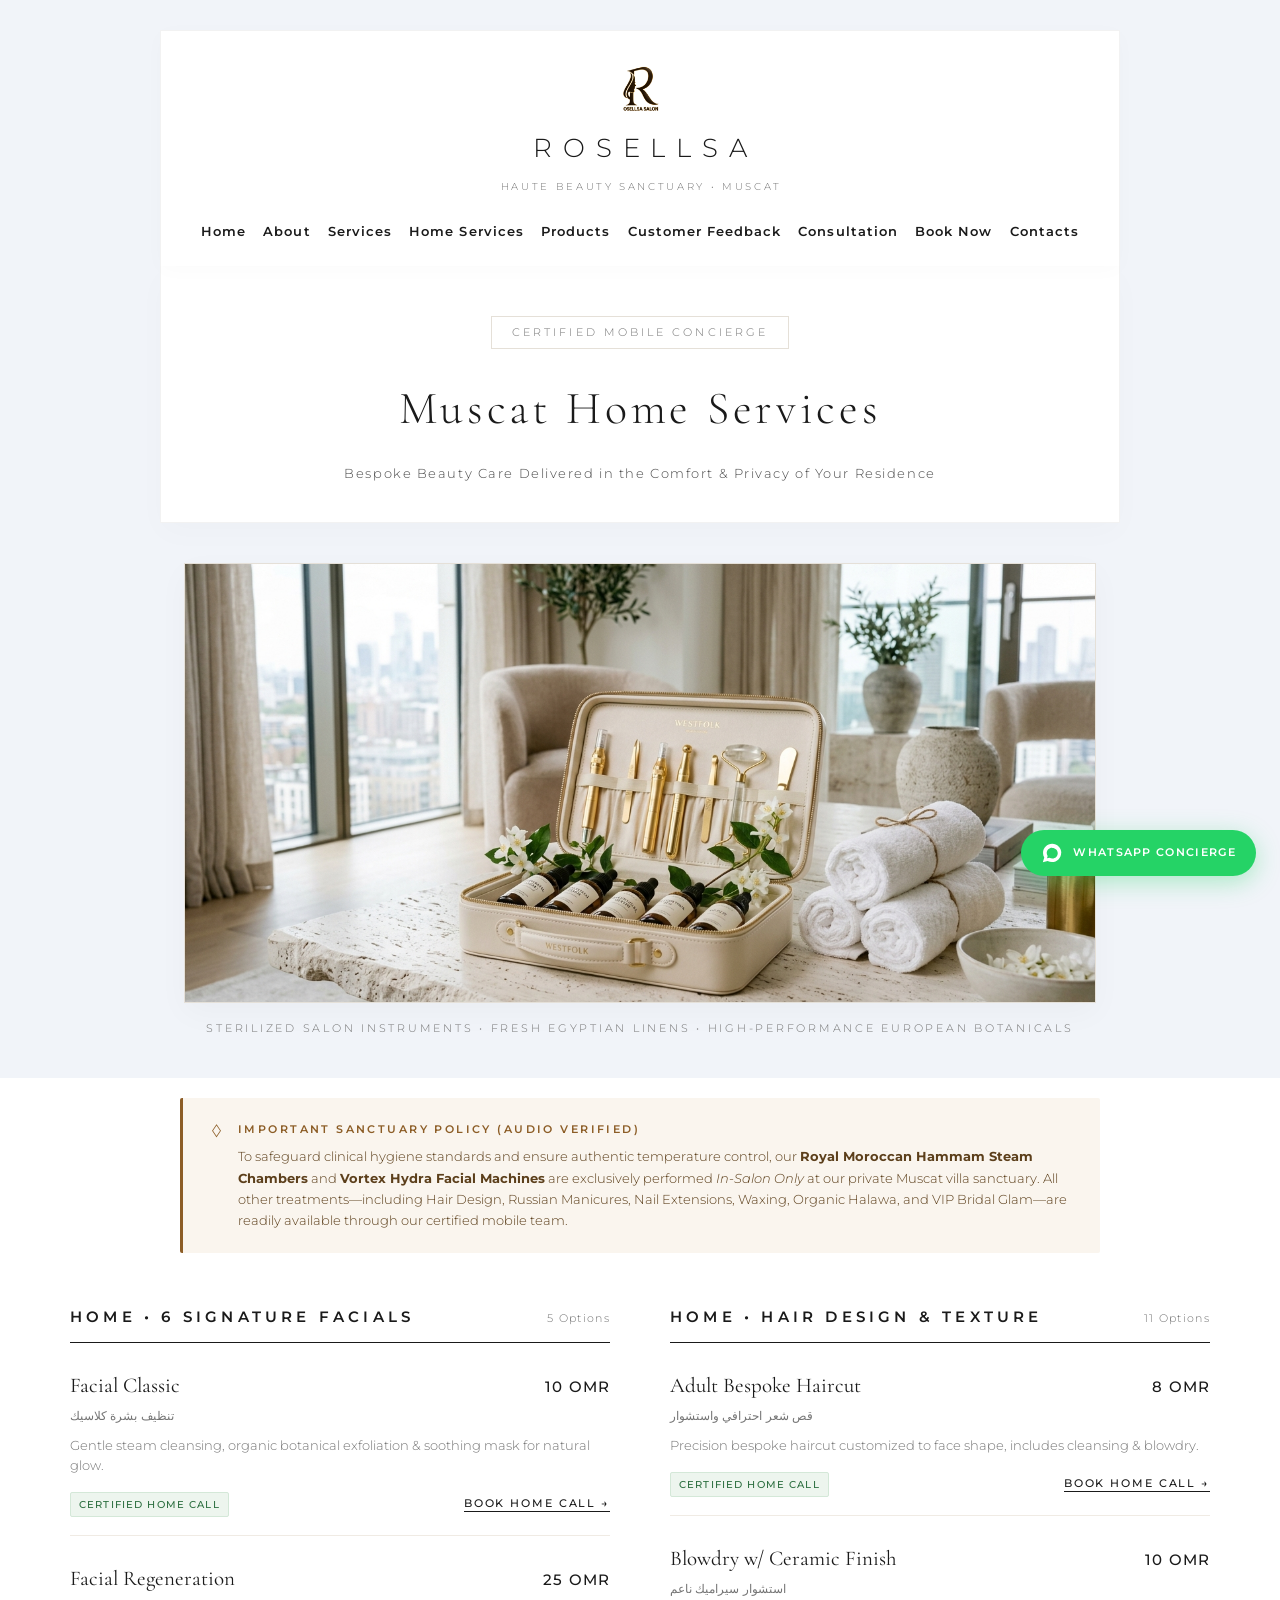
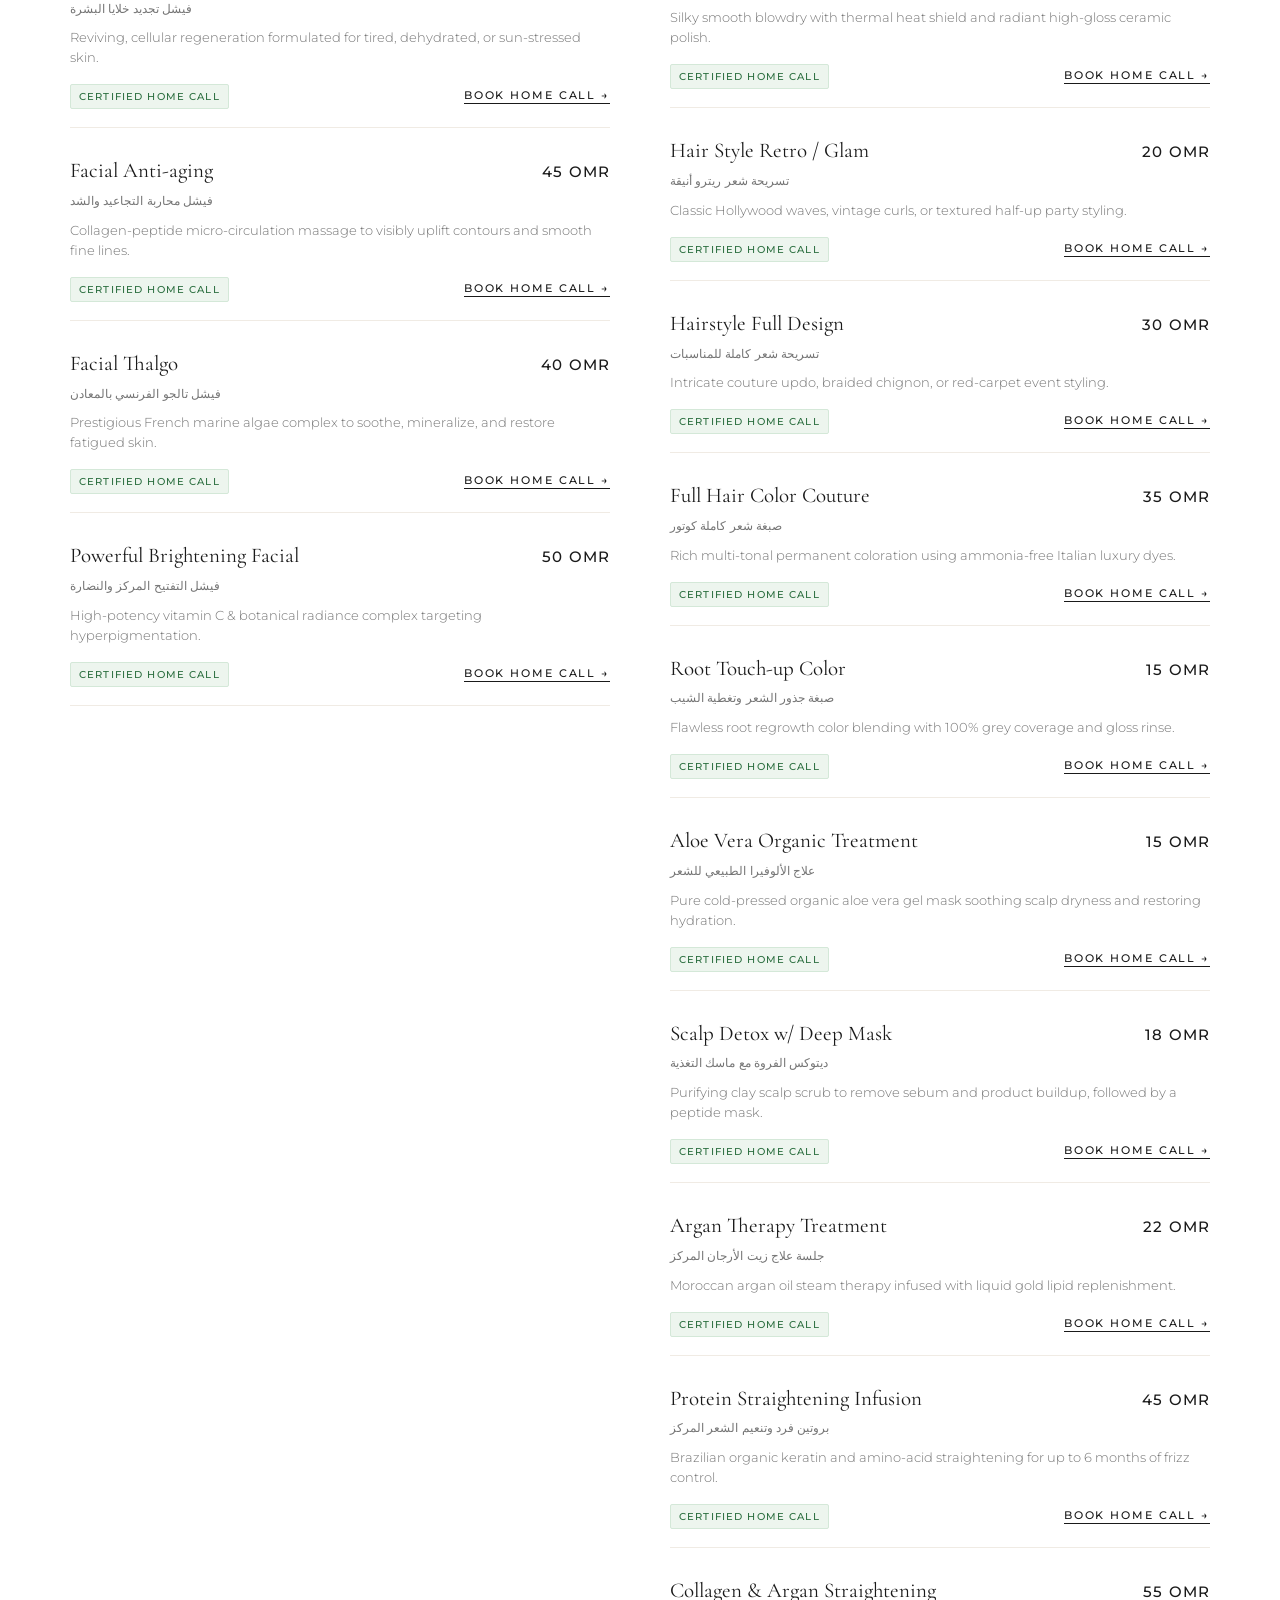
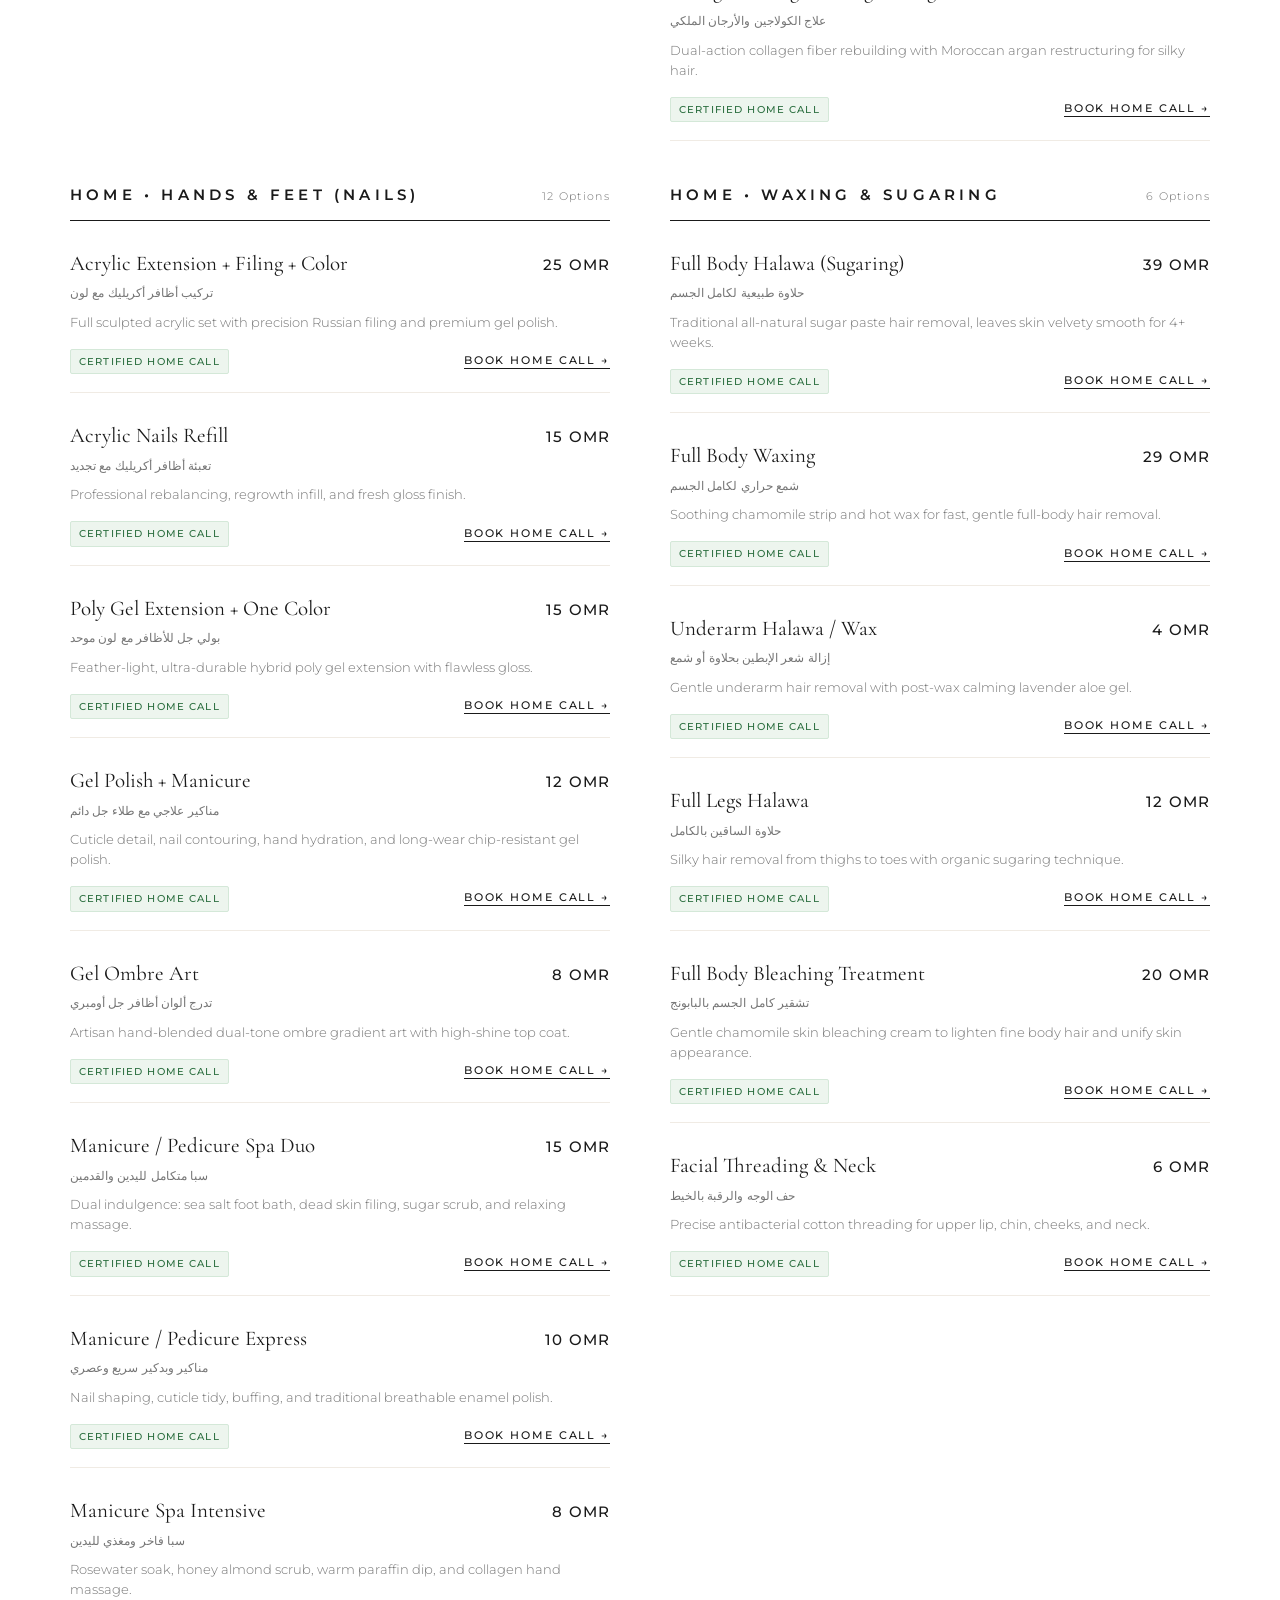
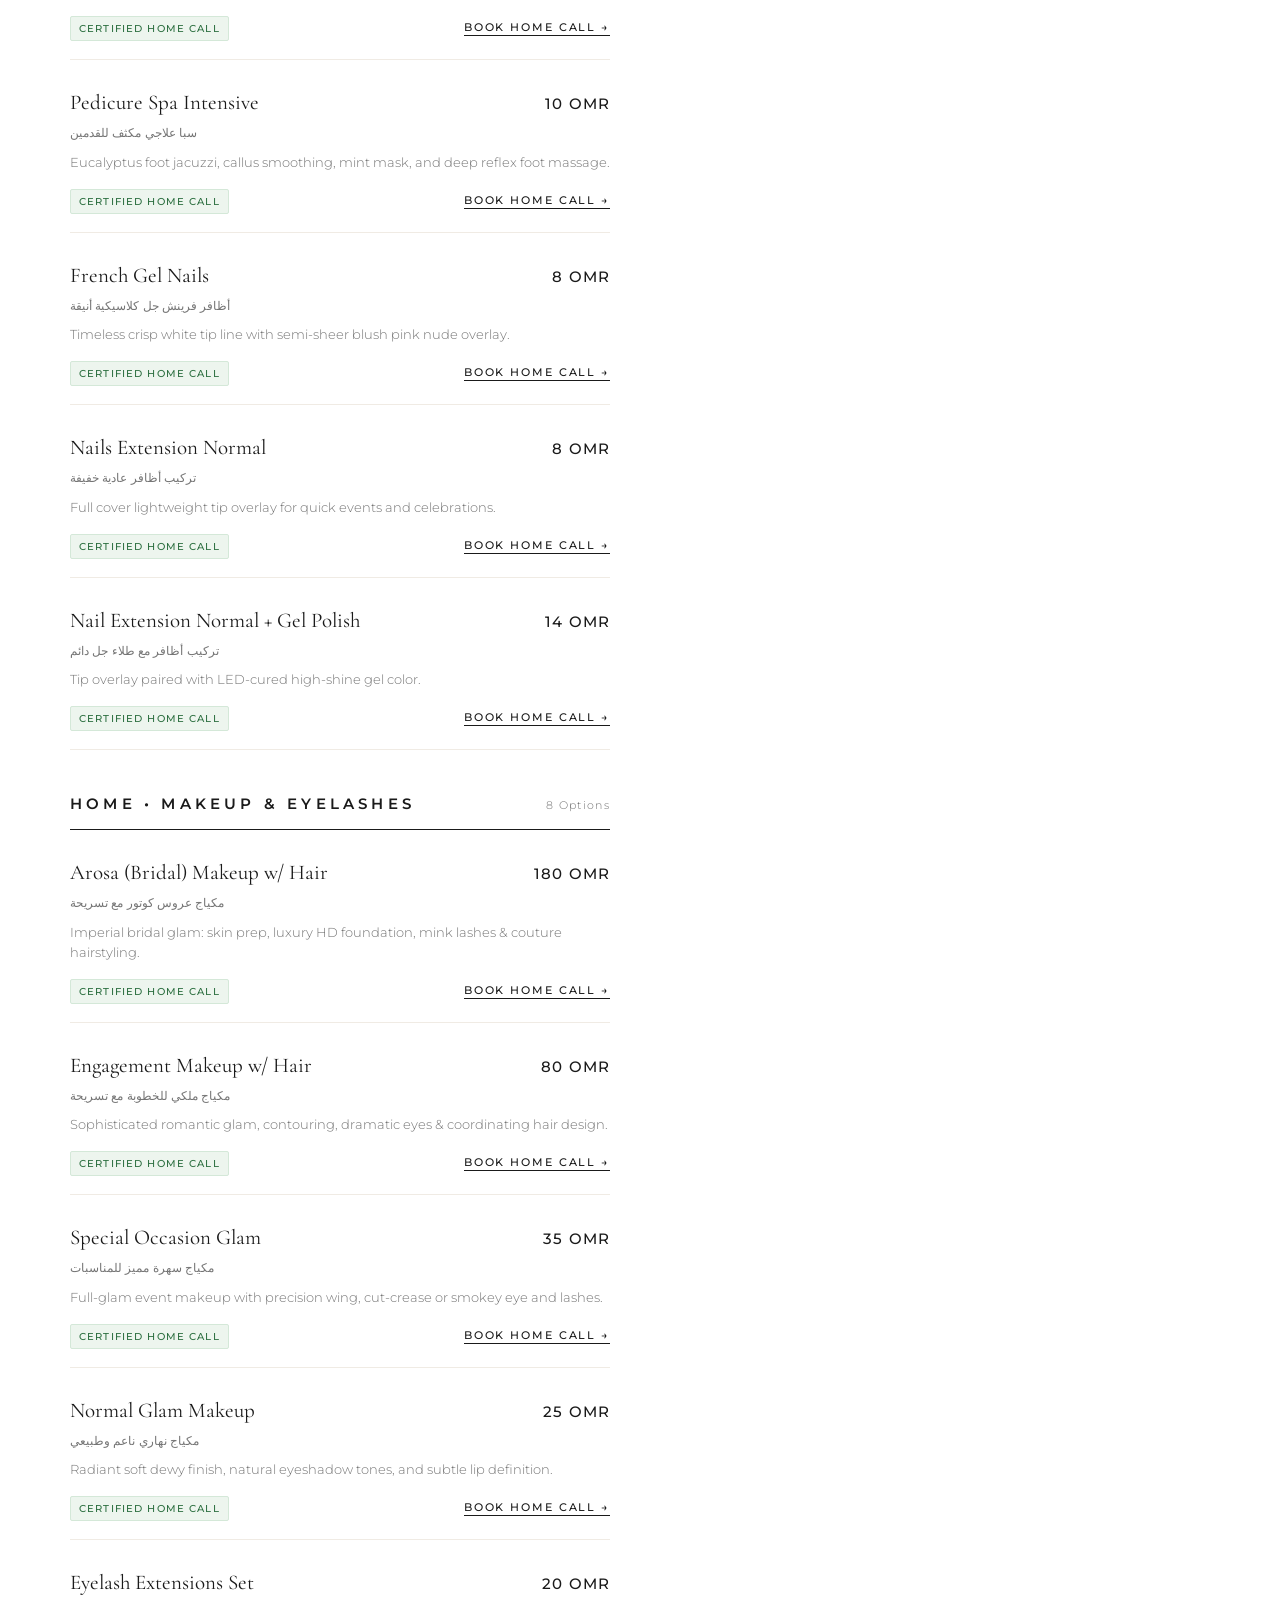
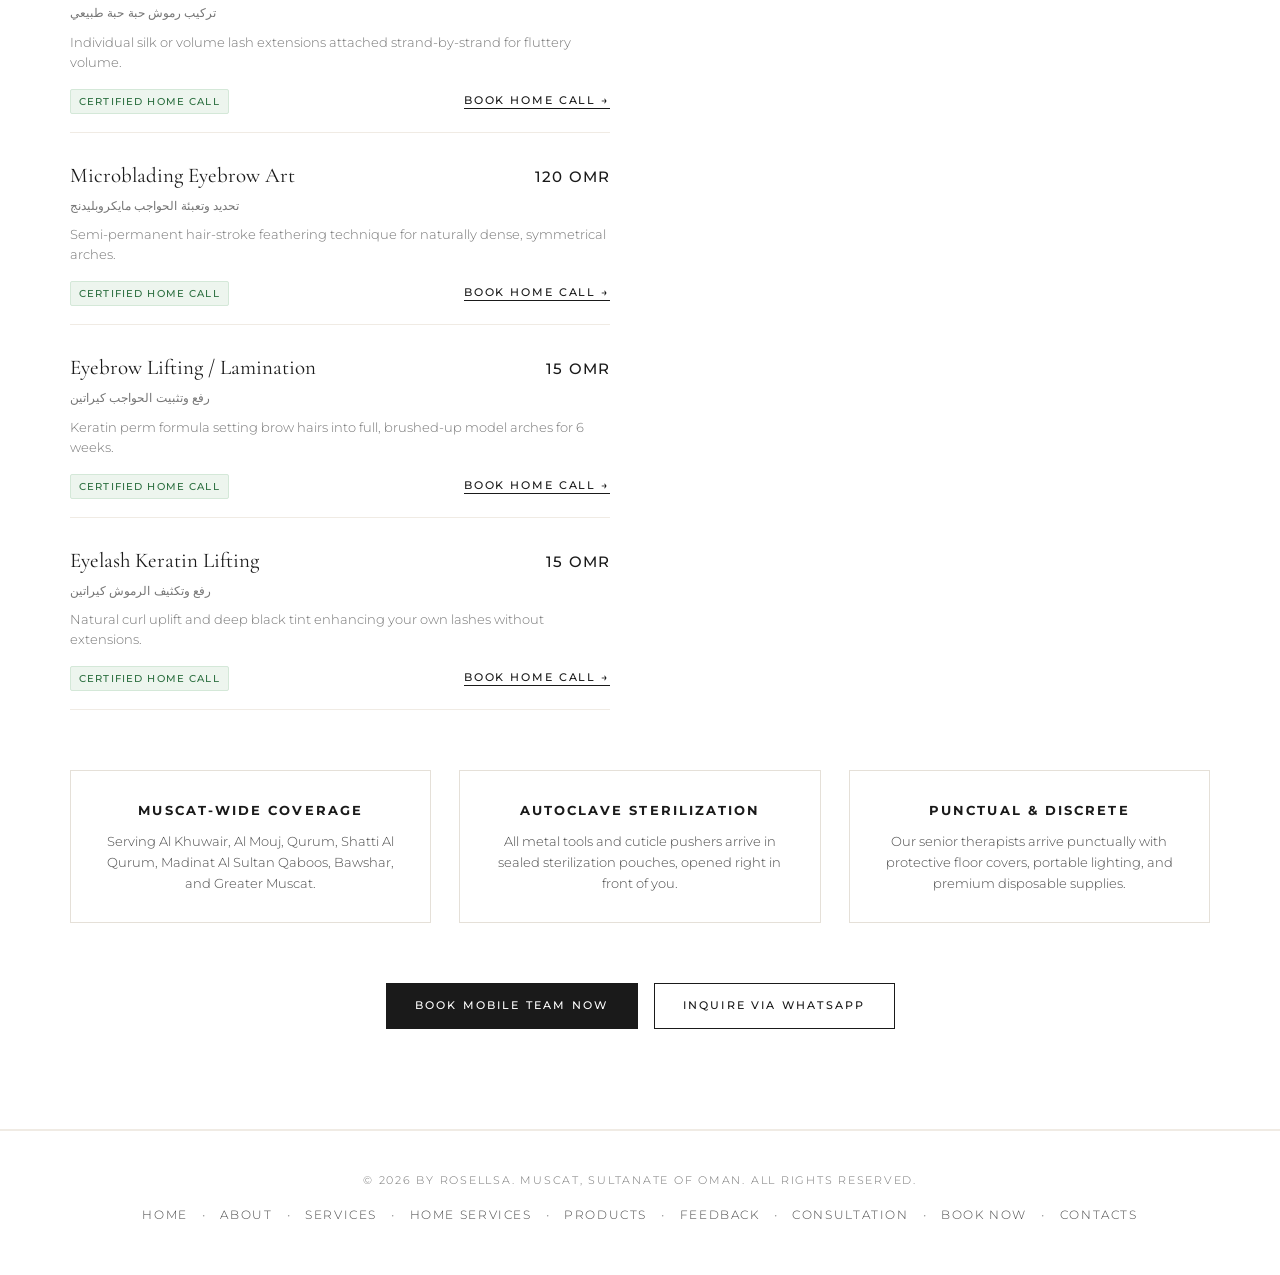
<file: home-services.html>
<!DOCTYPE html>
<html lang="en">
<head>
  <meta charset="UTF-8">
  <meta name="viewport" content="width=device-width, initial-scale=1.0">
  <title>Muscat Home Beauty Services | Rosellsa Haute Beauty Sanctuary</title>
  <meta name="description" content="Certified mobile beauty services in Muscat, Oman. Professional hair styling, Russian manicures, nail extensions, waxing, and halawa delivered directly to your home or villa.">
  <link rel="icon" type="image/png" href="assets/1e7387f1-e937-47f8-8d48-7516ffbfa3cc.png">
  <link rel="preconnect" href="https://fonts.googleapis.com">
  <link rel="preconnect" href="https://fonts.gstatic.com" crossorigin>
  <link href="https://fonts.googleapis.com/css2?family=Cormorant+Garamond:ital,wght@0,300;0,400;0,500;0,600;1,400&family=Montserrat:wght@200;300;400;500;600&family=Playfair+Display:ital,wght@0,400;0,500;0,600;1,400&display=swap" rel="stylesheet">
  <link rel="stylesheet" href="styles.css?v=5">
</head>
<body>

  <!-- Sticky Header -->
  <header class="site-header">
    <div class="header-inner">
      <div class="brand-logotype">
        <a href="index.html" class="brand-link">
          <img src="assets/rosellsa_logo.png" alt="Rosellsa Crest Logo" class="brand-crest">
          <h1 class="brand-name">ROSELLSA</h1>
          <span class="brand-subline">HAUTE BEAUTY SANCTUARY &bull; MUSCAT</span>
        </a>
      </div>

      <nav class="main-nav" aria-label="Main Navigation">
        <ul class="nav-links">
          <li><a href="index.html" class="nav-item">Home</a></li>
          <li class="nav-bullet">&middot;</li>
          <li><a href="about.html" class="nav-item">About</a></li>
          <li class="nav-bullet">&middot;</li>
          <li><a href="services.html" class="nav-item">Services</a></li>
          <li class="nav-bullet">&middot;</li>
          <li><a href="home-services.html" class="nav-item active">Home Services</a></li>
          <li class="nav-bullet">&middot;</li>
          <li><a href="products.html" class="nav-item">Products</a></li>
          <li class="nav-bullet">&middot;</li>
          <li><a href="feedback.html" class="nav-item">Customer Feedback</a></li>
          <li class="nav-bullet">&middot;</li>
          <li><a href="consultation.html" class="nav-item">Consultation</a></li>
          <li class="nav-bullet">&middot;</li>
          <li><a href="book-now.html" class="nav-item nav-book-btn">Book Now</a></li>
          <li class="nav-bullet">&middot;</li>
          <li><a href="contact.html" class="nav-item">Contacts</a></li>
        </ul>
      </nav>

      <button type="button" class="mobile-menu-toggle" id="mobileMenuBtn" aria-label="Toggle Navigation Menu">
        <span></span><span></span><span></span>
      </button>
    </div>

    <!-- Mobile Navigation Drawer -->
    <div class="mobile-nav-drawer" id="mobileNavDrawer">
      <ul class="mobile-nav-links">
        <li><a href="index.html" onclick="closeMobileNav()">Home</a></li>
        <li><a href="about.html" onclick="closeMobileNav()">About</a></li>
        <li><a href="services.html" onclick="closeMobileNav()">Services</a></li>
        <li><a href="home-services.html" class="active" onclick="closeMobileNav()">Home Services</a></li>
        <li><a href="products.html" onclick="closeMobileNav()">Products</a></li>
        <li><a href="feedback.html" onclick="closeMobileNav()">Customer Feedback</a></li>
        <li><a href="consultation.html" onclick="closeMobileNav()">Consultation</a></li>
        <li><a href="book-now.html" onclick="closeMobileNav()">Book Now</a></li>
        <li><a href="contact.html" onclick="closeMobileNav()">Contacts</a></li>
      </ul>
    </div>
  </header>

  <main>
    <!-- Subpage Banner -->
    <section class="subpage-banner">
      <div class="subpage-banner-inner">
        <span class="subpage-badge">CERTIFIED MOBILE CONCIERGE</span>
        <h1 class="subpage-title">Muscat Home Services</h1>
        <p class="subpage-subtitle">Bespoke Beauty Care Delivered in the Comfort &amp; Privacy of Your Residence</p>
      </div>
    </section>

    <!-- Visual Showcase: Mobile Concierge Luxury Kit -->
    <section class="subpage-visual-showcase">
      <div class="subpage-visual-frame">
        <img src="assets/generated/home_service_kit.jpg" alt="Luxury Mobile Beautician Travel Kit and Sterilized Instruments">
      </div>
      <div style="text-align: center; margin-top: 16px;">
        <p style="font-size: 11px; letter-spacing: 0.25em; text-transform: uppercase; color: var(--text-muted);">
          STERILIZED SALON INSTRUMENTS &bull; FRESH EGYPTIAN LINENS &bull; HIGH-PERFORMANCE EUROPEAN BOTANICALS
        </p>
      </div>
    </section>

    <!-- Home Services Content & Catalog -->
    <section class="home-services-section" style="padding-top: 20px;">
      <div class="home-services-container">
        
        <!-- Strict Audio Rules Policy Notice -->
        <div class="home-service-policy-card">
          <div class="policy-icon">&loz;</div>
          <div class="policy-details">
            <h4 class="policy-title">IMPORTANT SANCTUARY POLICY (AUDIO VERIFIED)</h4>
            <p class="policy-text">
              To safeguard clinical hygiene standards and ensure authentic temperature control, our <strong>Royal Moroccan Hammam Steam Chambers</strong> and <strong>Vortex Hydra Facial Machines</strong> are exclusively performed <em>In-Salon Only</em> at our private Muscat villa sanctuary. All other treatments—including Hair Design, Russian Manicures, Nail Extensions, Waxing, Organic Halawa, and VIP Bridal Glam—are readily available through our certified mobile team.
            </p>
          </div>
        </div>

        <!-- Filtered Home Services Catalog (Rendered by main.js) -->
        <div class="home-services-catalog" id="homeServicesGrid">
          <!-- Populated by main.js, strictly filtering homeService === true -->
        </div>

        <!-- Mobile Concierge Service Standards -->
        <div style="margin: 60px 0; display: grid; grid-template-columns: repeat(auto-fit, minmax(260px, 1fr)); gap: 28px;">
          <div style="background: #ffffff; padding: 28px; border: 1px solid var(--border-light);">
            <h4 style="font-size: 13px; letter-spacing: 0.16em; text-transform: uppercase; margin-bottom: 8px;">Muscat-Wide Coverage</h4>
            <p style="font-size: 12.5px; color: var(--text-secondary); line-height: 1.7;">Serving Al Khuwair, Al Mouj, Qurum, Shatti Al Qurum, Madinat Al Sultan Qaboos, Bawshar, and Greater Muscat.</p>
          </div>
          <div style="background: #ffffff; padding: 28px; border: 1px solid var(--border-light);">
            <h4 style="font-size: 13px; letter-spacing: 0.16em; text-transform: uppercase; margin-bottom: 8px;">Autoclave Sterilization</h4>
            <p style="font-size: 12.5px; color: var(--text-secondary); line-height: 1.7;">All metal tools and cuticle pushers arrive in sealed sterilization pouches, opened right in front of you.</p>
          </div>
          <div style="background: #ffffff; padding: 28px; border: 1px solid var(--border-light);">
            <h4 style="font-size: 13px; letter-spacing: 0.16em; text-transform: uppercase; margin-bottom: 8px;">Punctual &amp; Discrete</h4>
            <p style="font-size: 12.5px; color: var(--text-secondary); line-height: 1.7;">Our senior therapists arrive punctually with protective floor covers, portable lighting, and premium disposable supplies.</p>
          </div>
        </div>

        <!-- CTA Buttons -->
        <div class="home-booking-cta-box">
          <button type="button" class="btn-westfolk-dark" onclick="openBookingDrawer(null, 'home')">
            Book Mobile Team Now
          </button>
          <a href="https://wa.me/96898564463?text=Hello%20Rosellsa%2C%20I%20would%20like%20to%20inquire%20about%20Home%20Service%20availability" target="_blank" rel="noopener noreferrer" class="btn-westfolk-outline">
            Inquire via WhatsApp
          </a>
        </div>
      </div>
    </section>
  </main>

  <!-- Slide-Over VIP Booking Drawer -->
  <div class="booking-drawer-overlay" id="drawerOverlay" onclick="closeBookingDrawer()"></div>
  <aside class="booking-drawer" id="bookingDrawer" aria-label="Appointment Drawer">
    <div class="drawer-header">
      <div>
        <span class="drawer-eyebrow">ROSELLSA SANCTUARY</span>
        <h3 class="drawer-title">Reserve Appointment</h3>
      </div>
      <button type="button" class="drawer-close-btn" onclick="closeBookingDrawer()" aria-label="Close Drawer">&times;</button>
    </div>

    <form class="drawer-body" onsubmit="handleDrawerBookingSubmit(event)">
      <div class="form-group customer-type-box">
        <label class="form-label">APPOINTMENT TYPE *</label>
        <div class="customer-type-options">
          <label class="type-radio-label">
            <input type="radio" name="drawerClientType" value="New Customer" checked>
            <span class="type-btn">First-Time Guest</span>
          </label>
          <label class="type-radio-label">
            <input type="radio" name="drawerClientType" value="Rebooking Customer">
            <span class="type-btn">Returning Client</span>
          </label>
        </div>
      </div>

      <div class="form-group">
        <label for="drawerServiceSelect" class="form-label">SELECT TREATMENT *</label>
        <select id="drawerServiceSelect" class="form-control" required onchange="handleDrawerServiceChange()"></select>
        <span class="service-price-indicator" id="drawerPriceDisplay">Price: 10 OMR</span>
      </div>

      <div class="form-group">
        <label class="form-label">LOCATION *</label>
        <div class="location-radio-group">
          <label class="radio-label">
            <input type="radio" name="drawerLocation" value="salon" id="locSalon" onchange="updateDrawerLocationRules()">
            <span>In-Salon Sanctuary</span>
          </label>
          <label class="radio-label" id="homeServiceLabel">
            <input type="radio" name="drawerLocation" value="home" id="locHome" checked onchange="updateDrawerLocationRules()">
            <span>Home Service (Muscat)</span>
          </label>
        </div>
        <p class="location-warning-text" id="audioRuleNotice" style="display: none;"></p>
      </div>

      <div class="form-group">
        <label for="clientNameInput" class="form-label">FULL NAME *</label>
        <input type="text" id="clientNameInput" class="form-control" placeholder="e.g. Fatima Al-Harthy" required>
      </div>

      <div class="form-group">
        <label for="clientPhoneInput" class="form-label">WHATSAPP / PHONE NUMBER *</label>
        <input type="tel" id="clientPhoneInput" class="form-control" placeholder="+968 9XXXXXXX" required>
      </div>

      <div class="form-row">
        <div class="form-group col-half">
          <label for="bookingDateInput" class="form-label">PREFERRED DATE *</label>
          <input type="date" id="bookingDateInput" class="form-control" required>
        </div>
        <div class="form-group col-half">
          <label for="bookingTimeSelect" class="form-label">PREFERRED TIME *</label>
          <select id="bookingTimeSelect" class="form-control" required>
            <option value="10:00 AM">10:00 AM</option>
            <option value="12:00 PM">12:00 PM</option>
            <option value="02:00 PM">02:00 PM</option>
            <option value="04:00 PM">04:00 PM</option>
            <option value="06:00 PM">06:00 PM</option>
            <option value="08:00 PM">08:00 PM</option>
          </select>
        </div>
      </div>

      <div class="form-group" id="homeAddressGroup">
        <label for="clientAddressInput" class="form-label">MUSCAT HOME / HOTEL ADDRESS *</label>
        <input type="text" id="clientAddressInput" class="form-control" placeholder="e.g. Villa 14, Way 203, Al Mouj" required>
      </div>

      <div class="form-group">
        <label for="clientNotesInput" class="form-label">SPECIAL REQUESTS</label>
        <textarea id="clientNotesInput" class="form-control" rows="2" placeholder="Specific therapist, allergies, or questions"></textarea>
      </div>

      <div class="drawer-footer">
        <button type="submit" class="btn-westfolk-dark" style="width: 100%; padding: 16px;">
          PROCEED VIA WHATSAPP
        </button>
      </div>
    </form>
  </aside>

  <!-- Floating WhatsApp Concierge -->
  <a href="https://wa.me/96898564463?text=Hello%20Rosellsa%20Sanctuary%2C%20I%20would%20like%20to%20inquire%20about%20your%20services" target="_blank" rel="noopener noreferrer" class="floating-wa-btn" aria-label="Chat on WhatsApp">
    <svg width="22" height="22" viewBox="0 0 24 24" fill="currentColor">
      <path d="M12.031 6.172c-3.181 0-5.767 2.586-5.768 5.766-.001 1.298.38 2.27 1.019 3.287l-.711 2.598 2.669-.699c.969.54 2.082.85 3.256.85 3.181 0 5.767-2.586 5.768-5.766 0-3.18-2.586-5.766-5.768-5.766zm9.969 5.766c0 5.485-4.484 9.969-9.969 9.969-1.745 0-3.388-.456-4.819-1.253L2 22l1.547-5.011C2.695 15.545 2.22 13.829 2.22 11.938 2.22 6.453 6.704 1.969 12.189 1.969 17.674 1.969 22.158 6.453 22.158 11.938z"/>
    </svg>
    <span>WhatsApp Concierge</span>
  </a>

  <!-- Footer -->
  <footer class="site-footer">
    <div class="footer-inner">
      <p class="footer-copy">&copy; 2026 by ROSELLSA. Muscat, Sultanate of Oman. All rights reserved.</p>
      <div class="footer-links">
        <a href="index.html">Home</a><span>&bull;</span>
        <a href="about.html">About</a><span>&bull;</span>
        <a href="services.html">Services</a><span>&bull;</span>
        <a href="home-services.html">Home Services</a><span>&bull;</span>
        <a href="products.html">Products</a><span>&bull;</span>
        <a href="feedback.html">Feedback</a><span>&bull;</span>
        <a href="consultation.html">Consultation</a><span>&bull;</span>
        <a href="book-now.html">Book Now</a><span>&bull;</span>
        <a href="contact.html">Contacts</a>
      </div>
    </div>
  </footer>

  <script src="main.js"></script>
</body>
</html>
</file>
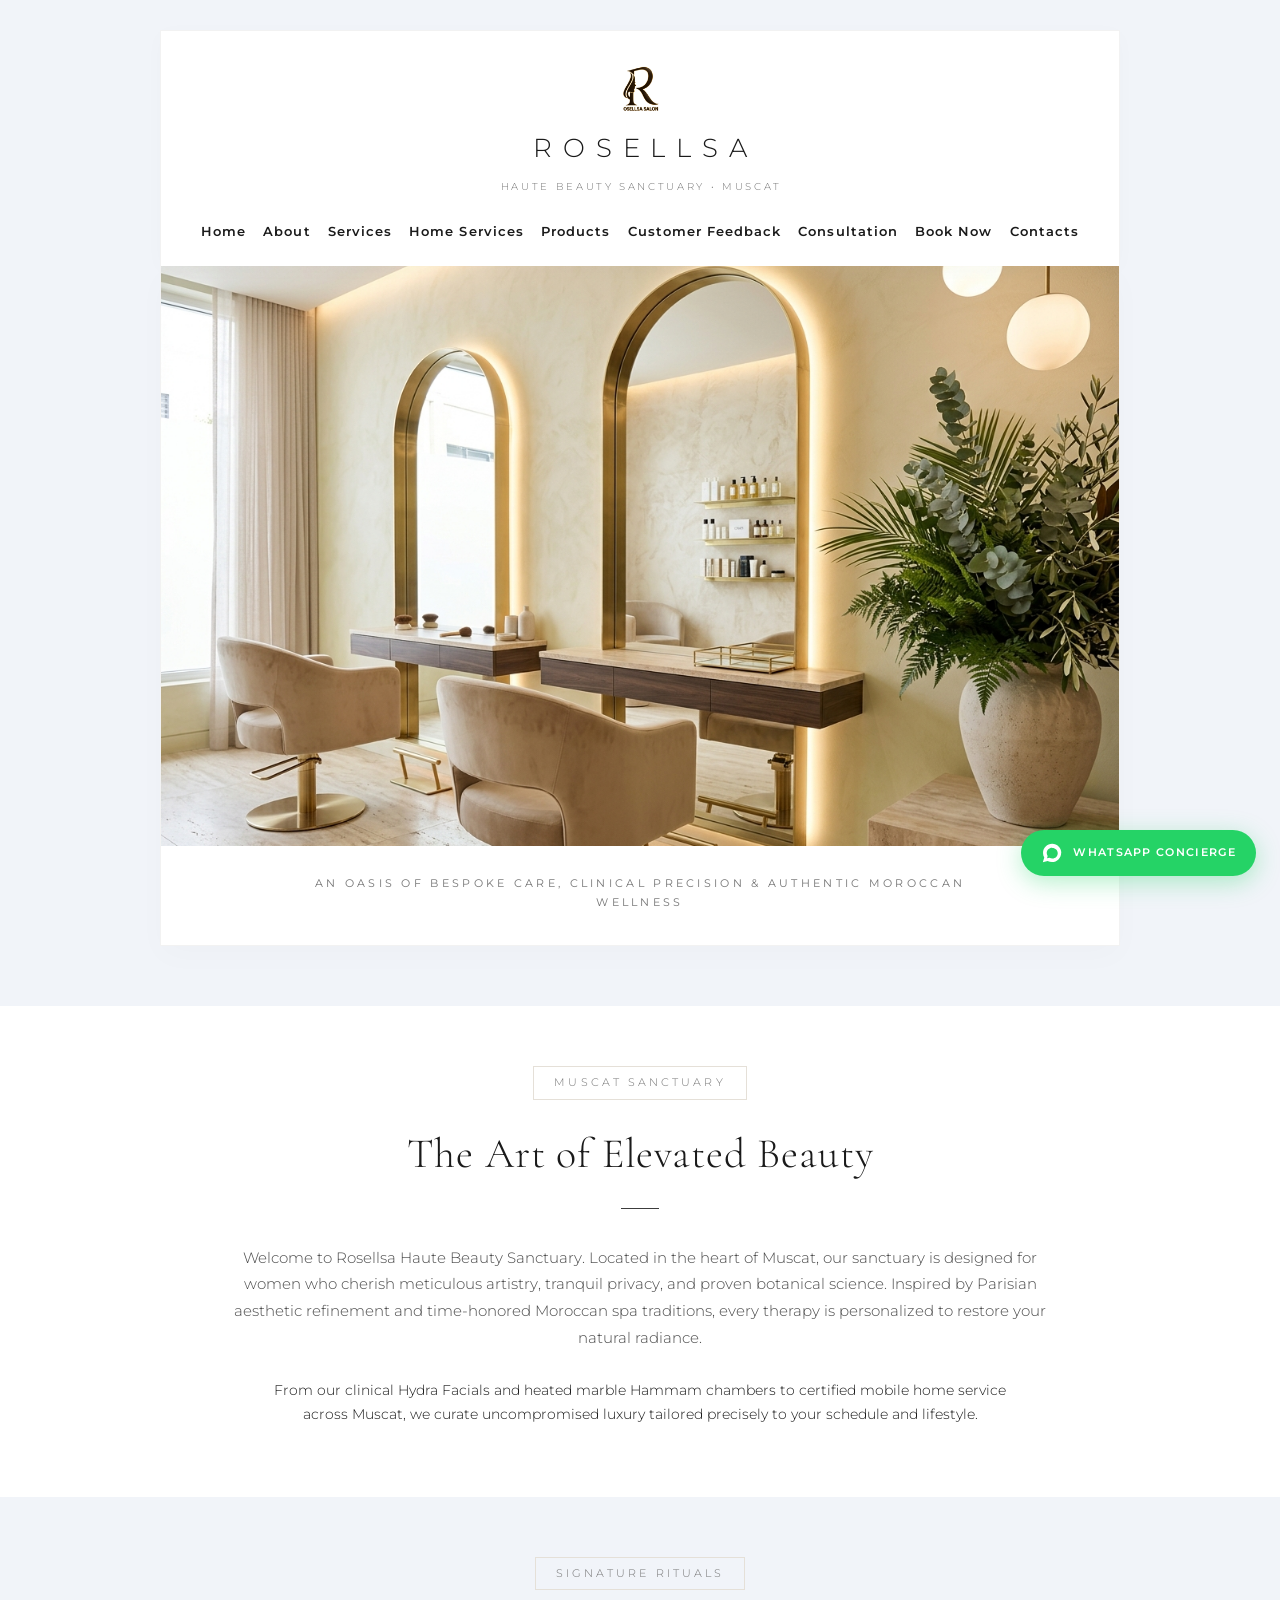
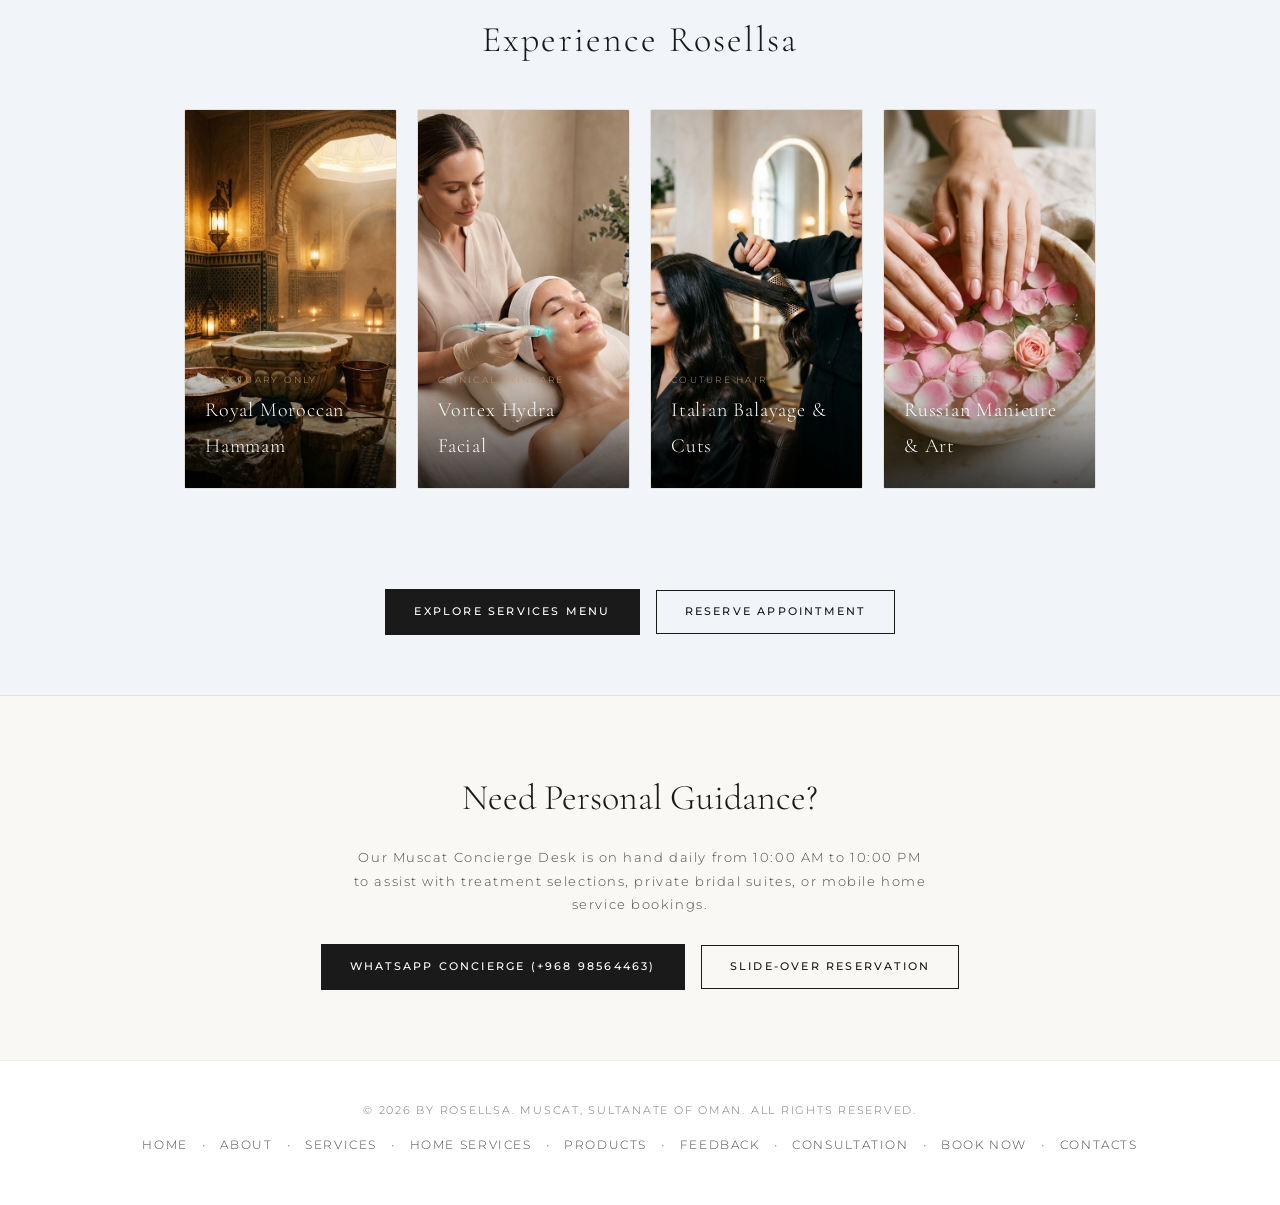
<file: home.html>
<!DOCTYPE html>
<html lang="en">
<head>
  <meta charset="UTF-8">
  <meta name="viewport" content="width=device-width, initial-scale=1.0">
  <title>Home | Rosellsa Haute Beauty Sanctuary Muscat</title>
  <meta name="description" content="Rosellsa is a premier boutique beauty sanctuary in Muscat, Oman offering signature facials, authentic Moroccan Hammam, couture haircare, Russian nails, certified home service, beauty products, and bespoke consultations.">
  <link rel="icon" type="image/png" href="assets/1e7387f1-e937-47f8-8d48-7516ffbfa3cc.png">
  <link rel="preconnect" href="https://fonts.googleapis.com">
  <link rel="preconnect" href="https://fonts.gstatic.com" crossorigin>
  <link href="https://fonts.googleapis.com/css2?family=Cormorant+Garamond:ital,wght@0,300;0,400;0,500;0,600;1,400&family=Montserrat:wght@200;300;400;500;600&family=Playfair+Display:ital,wght@0,400;0,500;0,600;1,400&display=swap" rel="stylesheet">
  <link rel="stylesheet" href="styles.css?v=5">
</head>
<body>

  <!-- Sticky Minimalist Header -->
  <header class="site-header">
    <div class="header-inner">
      <div class="brand-logotype">
        <a href="index.html" class="brand-link">
          <img src="assets/rosellsa_logo.png" alt="Rosellsa Crest Logo" class="brand-crest">
          <h1 class="brand-name">ROSELLSA</h1>
          <span class="brand-subline">HAUTE BEAUTY SANCTUARY &bull; MUSCAT</span>
        </a>
      </div>

      <nav class="main-nav" aria-label="Main Navigation">
        <ul class="nav-links">
          <li><a href="index.html" class="nav-item active">Home</a></li>
          <li class="nav-bullet">&middot;</li>
          <li><a href="about.html" class="nav-item">About</a></li>
          <li class="nav-bullet">&middot;</li>
          <li><a href="services.html" class="nav-item">Services</a></li>
          <li class="nav-bullet">&middot;</li>
          <li><a href="home-services.html" class="nav-item">Home Services</a></li>
          <li class="nav-bullet">&middot;</li>
          <li><a href="products.html" class="nav-item">Products</a></li>
          <li class="nav-bullet">&middot;</li>
          <li><a href="feedback.html" class="nav-item">Customer Feedback</a></li>
          <li class="nav-bullet">&middot;</li>
          <li><a href="consultation.html" class="nav-item">Consultation</a></li>
          <li class="nav-bullet">&middot;</li>
          <li><a href="book-now.html" class="nav-item nav-book-btn">Book Now</a></li>
          <li class="nav-bullet">&middot;</li>
          <li><a href="contact.html" class="nav-item">Contacts</a></li>
        </ul>
      </nav>

      <button type="button" class="mobile-menu-toggle" id="mobileMenuBtn" aria-label="Toggle Navigation Menu">
        <span></span><span></span><span></span>
      </button>
    </div>

    <!-- Mobile Navigation Drawer -->
    <div class="mobile-nav-drawer" id="mobileNavDrawer">
      <ul class="mobile-nav-links">
        <li><a href="index.html" class="active" onclick="closeMobileNav()">Home</a></li>
        <li><a href="about.html" onclick="closeMobileNav()">About</a></li>
        <li><a href="services.html" onclick="closeMobileNav()">Services</a></li>
        <li><a href="home-services.html" onclick="closeMobileNav()">Home Services</a></li>
        <li><a href="products.html" onclick="closeMobileNav()">Products</a></li>
        <li><a href="feedback.html" onclick="closeMobileNav()">Customer Feedback</a></li>
        <li><a href="consultation.html" onclick="closeMobileNav()">Consultation</a></li>
        <li><a href="book-now.html" onclick="closeMobileNav()">Book Now</a></li>
        <li><a href="contact.html" onclick="closeMobileNav()">Contacts</a></li>
      </ul>
    </div>
  </header>

  <main id="home">
    <!-- Hero Section -->
    <section class="hero-section">
      <div class="hero-frame-wrapper">
        <div class="hero-arch-container">
          <img src="assets/generated/lookbook_salon.jpg" alt="Rosellsa Haute Beauty Sanctuary Interior" class="hero-arch-img">
        </div>
        <div class="hero-caption">
          <p class="hero-tagline">AN OASIS OF BESPOKE CARE, CLINICAL PRECISION &amp; AUTHENTIC MOROCCAN WELLNESS</p>
        </div>
      </div>
    </section>

    <!-- Welcome Overview -->
    <section class="about-section" style="padding-bottom: 20px;">
      <div class="about-container">
        <span class="subpage-badge" style="display: block; margin: 0 auto 16px; width: fit-content;">MUSCAT SANCTUARY</span>
        <h2 class="serif-section-title">The Art of Elevated Beauty</h2>
        <div class="delicate-rule"></div>
        <div class="about-narrative">
          <p>
            Welcome to Rosellsa Haute Beauty Sanctuary. Located in the heart of Muscat, our sanctuary is designed for women who cherish meticulous artistry, tranquil privacy, and proven botanical science. Inspired by Parisian aesthetic refinement and time-honored Moroccan spa traditions, every therapy is personalized to restore your natural radiance.
          </p>
          <p class="specialties-text">
            From our clinical Hydra Facials and heated marble Hammam chambers to certified mobile home service across Muscat, we curate uncompromised luxury tailored precisely to your schedule and lifestyle.
          </p>
        </div>
      </div>
    </section>

    <!-- Signature Sanctuary Experiences Lookbook -->
    <section class="home-lookbook-section">
      <div style="text-align: center;">
        <span class="subpage-badge">SIGNATURE RITUALS</span>
        <h2 style="font-family: var(--font-serif); font-size: 36px; font-weight: 300; letter-spacing: 0.06em;">Experience Rosellsa</h2>
      </div>

      <div class="lookbook-grid">
        <div class="lookbook-item">
          <img src="assets/generated/moroccan_hammam.jpg" alt="Royal Moroccan Hammam and Private Marble Steam">
          <div class="lookbook-overlay">
            <span class="lookbook-tag">SANCTUARY ONLY</span>
            <h3 class="lookbook-caption">Royal Moroccan Hammam</h3>
          </div>
        </div>

        <div class="lookbook-item">
          <img src="assets/generated/hydra_facial.jpg" alt="Clinical Vortex Hydra Facial and Marine Infusion">
          <div class="lookbook-overlay">
            <span class="lookbook-tag">CLINICAL SKINCARE</span>
            <h3 class="lookbook-caption">Vortex Hydra Facial</h3>
          </div>
        </div>

        <div class="lookbook-item">
          <img src="assets/generated/lookbook_hair.jpg" alt="Italian Balayage and Botanical Hair Keratin">
          <div class="lookbook-overlay">
            <span class="lookbook-tag">COUTURE HAIR</span>
            <h3 class="lookbook-caption">Italian Balayage &amp; Cuts</h3>
          </div>
        </div>

        <div class="lookbook-item">
          <img src="assets/generated/lookbook_nails.jpg" alt="Russian Manicure and Luxury Acrylic Extensions">
          <div class="lookbook-overlay">
            <span class="lookbook-tag">HANDS &amp; FEET</span>
            <h3 class="lookbook-caption">Russian Manicure &amp; Art</h3>
          </div>
        </div>
      </div>
    </section>

    <!-- Welcome Action CTA -->
    <div class="welcome-cta-group">
      <a href="services.html" class="btn-westfolk-dark">Explore Services Menu</a>
      <a href="book-now.html" class="btn-westfolk-outline">Reserve Appointment</a>
    </div>

    <!-- Concierge Banner -->
    <section class="concierge-callout-banner">
      <h2 class="concierge-banner-title">Need Personal Guidance?</h2>
      <p class="concierge-banner-desc">
        Our Muscat Concierge Desk is on hand daily from 10:00 AM to 10:00 PM to assist with treatment selections, private bridal suites, or mobile home service bookings.
      </p>
      <div class="concierge-btn-group">
        <a href="https://wa.me/96898564463?text=Hello%20Rosellsa%20Sanctuary%2C%20I%20would%20like%20to%20inquire%20about%20appointments" target="_blank" rel="noopener noreferrer" class="btn-westfolk-dark">
          WhatsApp Concierge (+968 98564463)
        </a>
        <button type="button" class="btn-westfolk-outline" onclick="openBookingDrawer()">
          Slide-Over Reservation
        </button>
      </div>
    </section>
  </main>

  <!-- Slide-Over VIP Booking Drawer -->
  <div class="booking-drawer-overlay" id="drawerOverlay" onclick="closeBookingDrawer()"></div>
  <aside class="booking-drawer" id="bookingDrawer" aria-label="Appointment Drawer">
    <div class="drawer-header">
      <div>
        <span class="drawer-eyebrow">ROSELLSA SANCTUARY</span>
        <h3 class="drawer-title">Reserve Appointment</h3>
      </div>
      <button type="button" class="drawer-close-btn" onclick="closeBookingDrawer()" aria-label="Close Drawer">&times;</button>
    </div>

    <form class="drawer-body" onsubmit="handleDrawerBookingSubmit(event)">
      <div class="form-group customer-type-box">
        <label class="form-label">APPOINTMENT TYPE *</label>
        <div class="customer-type-options">
          <label class="type-radio-label">
            <input type="radio" name="drawerClientType" value="New Customer" checked>
            <span class="type-btn">First-Time Guest</span>
          </label>
          <label class="type-radio-label">
            <input type="radio" name="drawerClientType" value="Rebooking Customer">
            <span class="type-btn">Returning Client</span>
          </label>
        </div>
      </div>

      <div class="form-group">
        <label for="drawerServiceSelect" class="form-label">SELECT TREATMENT *</label>
        <select id="drawerServiceSelect" class="form-control" required onchange="handleDrawerServiceChange()"></select>
        <span class="service-price-indicator" id="drawerPriceDisplay">Price: 10 OMR</span>
      </div>

      <div class="form-group">
        <label class="form-label">LOCATION *</label>
        <div class="location-radio-group">
          <label class="radio-label">
            <input type="radio" name="drawerLocation" value="salon" id="locSalon" checked onchange="updateDrawerLocationRules()">
            <span>In-Salon Sanctuary</span>
          </label>
          <label class="radio-label" id="homeServiceLabel">
            <input type="radio" name="drawerLocation" value="home" id="locHome" onchange="updateDrawerLocationRules()">
            <span>Home Service (Muscat)</span>
          </label>
        </div>
        <p class="location-warning-text" id="audioRuleNotice" style="display: none;"></p>
      </div>

      <div class="form-group">
        <label for="clientNameInput" class="form-label">FULL NAME *</label>
        <input type="text" id="clientNameInput" class="form-control" placeholder="e.g. Fatima Al-Harthy" required>
      </div>

      <div class="form-group">
        <label for="clientPhoneInput" class="form-label">WHATSAPP / PHONE NUMBER *</label>
        <input type="tel" id="clientPhoneInput" class="form-control" placeholder="+968 9XXXXXXX" required>
      </div>

      <div class="form-row">
        <div class="form-group col-half">
          <label for="bookingDateInput" class="form-label">PREFERRED DATE *</label>
          <input type="date" id="bookingDateInput" class="form-control" required>
        </div>
        <div class="form-group col-half">
          <label for="bookingTimeSelect" class="form-label">PREFERRED TIME *</label>
          <select id="bookingTimeSelect" class="form-control" required>
            <option value="10:00 AM">10:00 AM</option>
            <option value="12:00 PM">12:00 PM</option>
            <option value="02:00 PM">02:00 PM</option>
            <option value="04:00 PM">04:00 PM</option>
            <option value="06:00 PM">06:00 PM</option>
            <option value="08:00 PM">08:00 PM</option>
          </select>
        </div>
      </div>

      <div class="form-group" id="homeAddressGroup" style="display: none;">
        <label for="clientAddressInput" class="form-label">MUSCAT HOME / HOTEL ADDRESS *</label>
        <input type="text" id="clientAddressInput" class="form-control" placeholder="e.g. Villa 14, Way 203, Al Mouj">
      </div>

      <div class="form-group">
        <label for="clientNotesInput" class="form-label">SPECIAL REQUESTS</label>
        <textarea id="clientNotesInput" class="form-control" rows="2" placeholder="Specific therapist, allergies, or questions"></textarea>
      </div>

      <div class="drawer-footer">
        <button type="submit" class="btn-westfolk-dark" style="width: 100%; padding: 16px;">
          PROCEED VIA WHATSAPP
        </button>
      </div>
    </form>
  </aside>

  <!-- Floating WhatsApp Concierge -->
  <a href="https://wa.me/96898564463?text=Hello%20Rosellsa%20Sanctuary%2C%20I%20would%20like%20to%20inquire%20about%20your%20services" target="_blank" rel="noopener noreferrer" class="floating-wa-btn" aria-label="Chat on WhatsApp">
    <svg width="22" height="22" viewBox="0 0 24 24" fill="currentColor">
      <path d="M12.031 6.172c-3.181 0-5.767 2.586-5.768 5.766-.001 1.298.38 2.27 1.019 3.287l-.711 2.598 2.669-.699c.969.54 2.082.85 3.256.85 3.181 0 5.767-2.586 5.768-5.766 0-3.18-2.586-5.766-5.768-5.766zm9.969 5.766c0 5.485-4.484 9.969-9.969 9.969-1.745 0-3.388-.456-4.819-1.253L2 22l1.547-5.011C2.695 15.545 2.22 13.829 2.22 11.938 2.22 6.453 6.704 1.969 12.189 1.969 17.674 1.969 22.158 6.453 22.158 11.938z"/>
    </svg>
    <span>WhatsApp Concierge</span>
  </a>

  <!-- Footer -->
  <footer class="site-footer">
    <div class="footer-inner">
      <p class="footer-copy">&copy; 2026 by ROSELLSA. Muscat, Sultanate of Oman. All rights reserved.</p>
      <div class="footer-links">
        <a href="index.html">Home</a><span>&bull;</span>
        <a href="about.html">About</a><span>&bull;</span>
        <a href="services.html">Services</a><span>&bull;</span>
        <a href="home-services.html">Home Services</a><span>&bull;</span>
        <a href="products.html">Products</a><span>&bull;</span>
        <a href="feedback.html">Feedback</a><span>&bull;</span>
        <a href="consultation.html">Consultation</a><span>&bull;</span>
        <a href="book-now.html">Book Now</a><span>&bull;</span>
        <a href="contact.html">Contacts</a>
      </div>
    </div>
  </footer>

  <script src="main.js"></script>
</body>
</html>
</file>
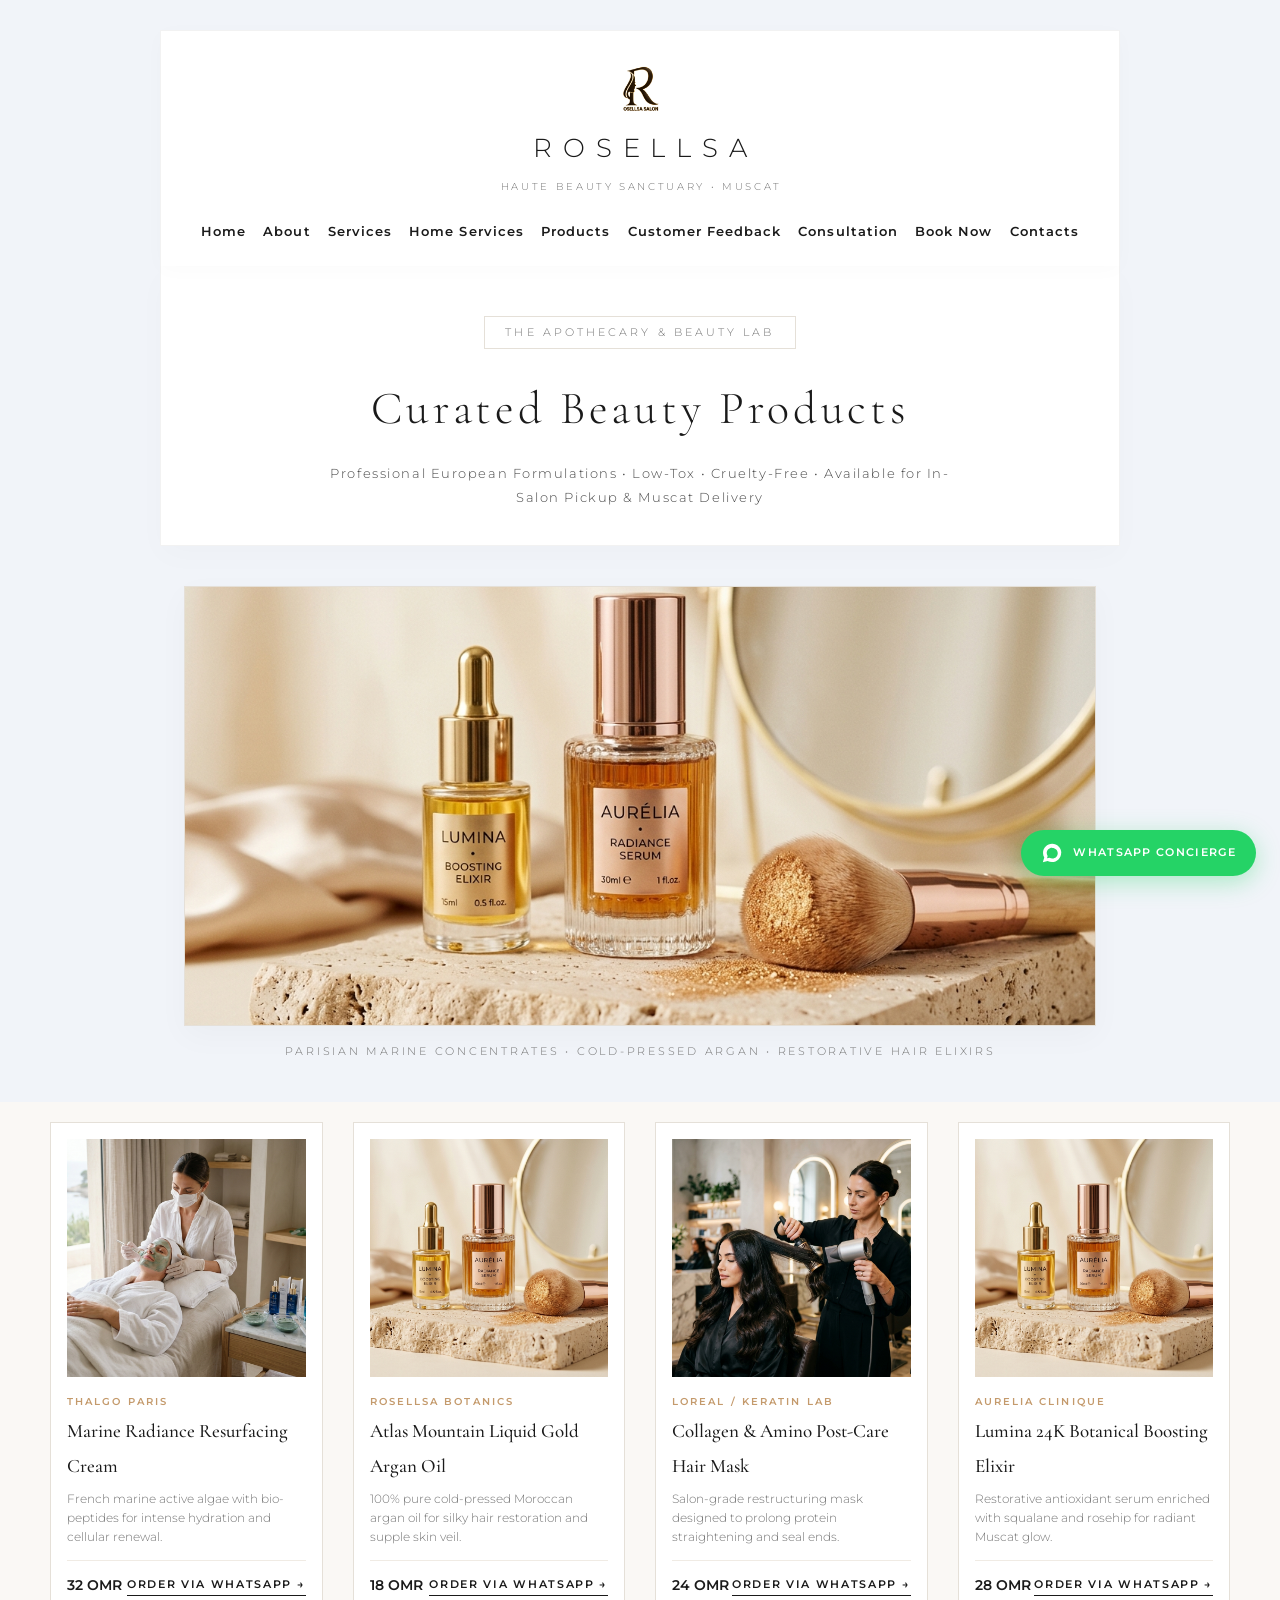
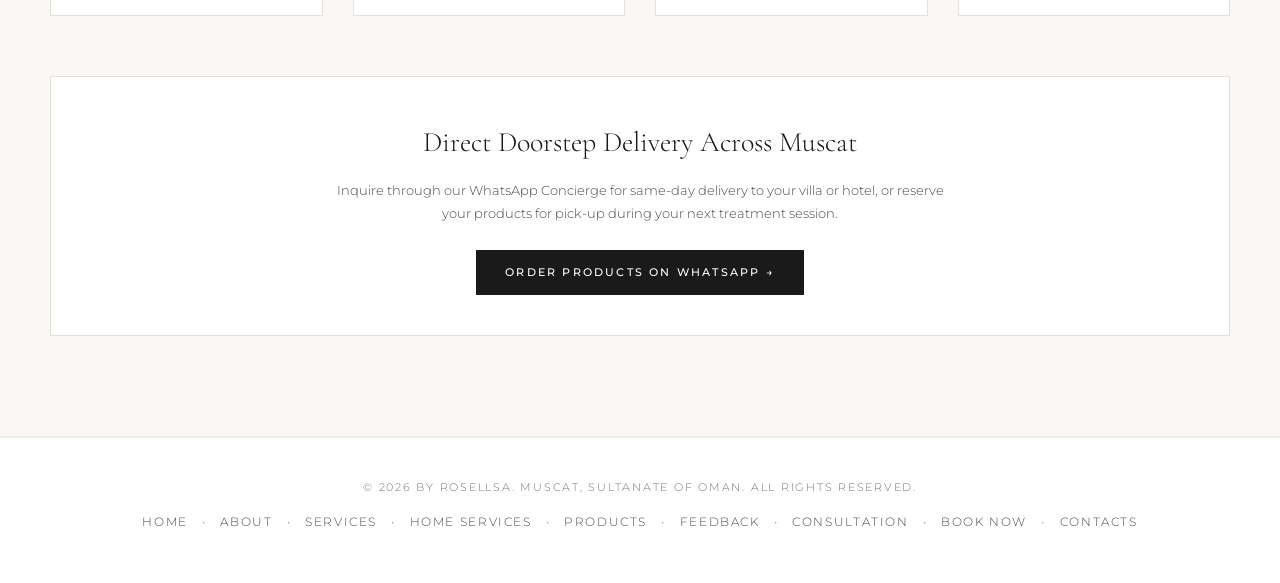
<file: products.html>
<!DOCTYPE html>
<html lang="en">
<head>
  <meta charset="UTF-8">
  <meta name="viewport" content="width=device-width, initial-scale=1.0">
  <title>Boutique Retail Beauty Lab | Rosellsa Haute Beauty Sanctuary</title>
  <meta name="description" content="Shop luxury salon retail products at Rosellsa Muscat. Thalgo Paris marine cosmetics, Moroccanoil treatments, Kérastase elixir, and restorative botanical serums.">
  <link rel="icon" type="image/png" href="assets/1e7387f1-e937-47f8-8d48-7516ffbfa3cc.png">
  <link rel="preconnect" href="https://fonts.googleapis.com">
  <link rel="preconnect" href="https://fonts.gstatic.com" crossorigin>
  <link href="https://fonts.googleapis.com/css2?family=Cormorant+Garamond:ital,wght@0,300;0,400;0,500;0,600;1,400&family=Montserrat:wght@200;300;400;500;600&family=Playfair+Display:ital,wght@0,400;0,500;0,600;1,400&display=swap" rel="stylesheet">
  <link rel="stylesheet" href="styles.css?v=5">
</head>
<body>

  <!-- Sticky Header -->
  <header class="site-header">
    <div class="header-inner">
      <div class="brand-logotype">
        <a href="index.html" class="brand-link">
          <img src="assets/rosellsa_logo.png" alt="Rosellsa Crest Logo" class="brand-crest">
          <h1 class="brand-name">ROSELLSA</h1>
          <span class="brand-subline">HAUTE BEAUTY SANCTUARY &bull; MUSCAT</span>
        </a>
      </div>

      <nav class="main-nav" aria-label="Main Navigation">
        <ul class="nav-links">
          <li><a href="index.html" class="nav-item">Home</a></li>
          <li class="nav-bullet">&middot;</li>
          <li><a href="about.html" class="nav-item">About</a></li>
          <li class="nav-bullet">&middot;</li>
          <li><a href="services.html" class="nav-item">Services</a></li>
          <li class="nav-bullet">&middot;</li>
          <li><a href="home-services.html" class="nav-item">Home Services</a></li>
          <li class="nav-bullet">&middot;</li>
          <li><a href="products.html" class="nav-item active">Products</a></li>
          <li class="nav-bullet">&middot;</li>
          <li><a href="feedback.html" class="nav-item">Customer Feedback</a></li>
          <li class="nav-bullet">&middot;</li>
          <li><a href="consultation.html" class="nav-item">Consultation</a></li>
          <li class="nav-bullet">&middot;</li>
          <li><a href="book-now.html" class="nav-item nav-book-btn">Book Now</a></li>
          <li class="nav-bullet">&middot;</li>
          <li><a href="contact.html" class="nav-item">Contacts</a></li>
        </ul>
      </nav>

      <button type="button" class="mobile-menu-toggle" id="mobileMenuBtn" aria-label="Toggle Navigation Menu">
        <span></span><span></span><span></span>
      </button>
    </div>

    <!-- Mobile Navigation Drawer -->
    <div class="mobile-nav-drawer" id="mobileNavDrawer">
      <ul class="mobile-nav-links">
        <li><a href="index.html" onclick="closeMobileNav()">Home</a></li>
        <li><a href="about.html" onclick="closeMobileNav()">About</a></li>
        <li><a href="services.html" onclick="closeMobileNav()">Services</a></li>
        <li><a href="home-services.html" onclick="closeMobileNav()">Home Services</a></li>
        <li><a href="products.html" class="active" onclick="closeMobileNav()">Products</a></li>
        <li><a href="feedback.html" onclick="closeMobileNav()">Customer Feedback</a></li>
        <li><a href="consultation.html" onclick="closeMobileNav()">Consultation</a></li>
        <li><a href="book-now.html" onclick="closeMobileNav()">Book Now</a></li>
        <li><a href="contact.html" onclick="closeMobileNav()">Contacts</a></li>
      </ul>
    </div>
  </header>

  <main>
    <!-- Subpage Banner -->
    <section class="subpage-banner">
      <div class="subpage-banner-inner">
        <span class="subpage-badge">THE APOTHECARY &amp; BEAUTY LAB</span>
        <h1 class="subpage-title">Curated Beauty Products</h1>
        <p class="subpage-subtitle">Professional European Formulations &bull; Low-Tox &bull; Cruelty-Free &bull; Available for In-Salon Pickup &amp; Muscat Delivery</p>
      </div>
    </section>

    <!-- Visual Showcase: Curated Cosmetics & Formulations -->
    <section class="subpage-visual-showcase">
      <div class="subpage-visual-frame">
        <img src="assets/generated/lookbook_cosmetics.jpg" alt="Curated Skincare Serums and Marine Formulations">
      </div>
      <div style="text-align: center; margin-top: 16px;">
        <p style="font-size: 11px; letter-spacing: 0.25em; text-transform: uppercase; color: var(--text-muted);">
          PARISIAN MARINE CONCENTRATES &bull; COLD-PRESSED ARGAN &bull; RESTORATIVE HAIR ELIXIRS
        </p>
      </div>
    </section>

    <!-- Products Grid Section -->
    <section class="products-section" style="padding-top: 20px;">
      <div class="products-container">
        <div class="products-grid" id="productsGrid">
          <!-- Populated dynamically by main.js with currency conversion -->
        </div>

        <!-- Product Assurance Callouts -->
        <div style="margin-top: 60px; padding: 40px; background: #ffffff; border: 1px solid var(--border-light); text-align: center;">
          <h3 style="font-family: var(--font-serif); font-size: 28px; font-weight: 300; margin-bottom: 12px;">Direct Doorstep Delivery Across Muscat</h3>
          <p style="font-size: 13px; line-height: 1.8; color: var(--text-secondary); max-width: 620px; margin: 0 auto 24px;">
            Inquire through our WhatsApp Concierge for same-day delivery to your villa or hotel, or reserve your products for pick-up during your next treatment session.
          </p>
          <a href="https://wa.me/96898564463?text=Hello%20Rosellsa%20Sanctuary%2C%20I%20would%20like%20to%20order%20retail%20products%20for%20delivery" target="_blank" rel="noopener noreferrer" class="btn-westfolk-dark">
            Order Products on WhatsApp &rarr;
          </a>
        </div>
      </div>
    </section>
  </main>

  <!-- Slide-Over VIP Booking Drawer -->
  <div class="booking-drawer-overlay" id="drawerOverlay" onclick="closeBookingDrawer()"></div>
  <aside class="booking-drawer" id="bookingDrawer" aria-label="Appointment Drawer">
    <div class="drawer-header">
      <div>
        <span class="drawer-eyebrow">ROSELLSA SANCTUARY</span>
        <h3 class="drawer-title">Reserve Appointment</h3>
      </div>
      <button type="button" class="drawer-close-btn" onclick="closeBookingDrawer()" aria-label="Close Drawer">&times;</button>
    </div>

    <form class="drawer-body" onsubmit="handleDrawerBookingSubmit(event)">
      <div class="form-group customer-type-box">
        <label class="form-label">APPOINTMENT TYPE *</label>
        <div class="customer-type-options">
          <label class="type-radio-label">
            <input type="radio" name="drawerClientType" value="New Customer" checked>
            <span class="type-btn">First-Time Guest</span>
          </label>
          <label class="type-radio-label">
            <input type="radio" name="drawerClientType" value="Rebooking Customer">
            <span class="type-btn">Returning Client</span>
          </label>
        </div>
      </div>

      <div class="form-group">
        <label for="drawerServiceSelect" class="form-label">SELECT TREATMENT *</label>
        <select id="drawerServiceSelect" class="form-control" required onchange="handleDrawerServiceChange()"></select>
        <span class="service-price-indicator" id="drawerPriceDisplay">Price: 10 OMR</span>
      </div>

      <div class="form-group">
        <label class="form-label">LOCATION *</label>
        <div class="location-radio-group">
          <label class="radio-label">
            <input type="radio" name="drawerLocation" value="salon" id="locSalon" checked onchange="updateDrawerLocationRules()">
            <span>In-Salon Sanctuary</span>
          </label>
          <label class="radio-label" id="homeServiceLabel">
            <input type="radio" name="drawerLocation" value="home" id="locHome" onchange="updateDrawerLocationRules()">
            <span>Home Service (Muscat)</span>
          </label>
        </div>
        <p class="location-warning-text" id="audioRuleNotice" style="display: none;"></p>
      </div>

      <div class="form-group">
        <label for="clientNameInput" class="form-label">FULL NAME *</label>
        <input type="text" id="clientNameInput" class="form-control" placeholder="e.g. Fatima Al-Harthy" required>
      </div>

      <div class="form-group">
        <label for="clientPhoneInput" class="form-label">WHATSAPP / PHONE NUMBER *</label>
        <input type="tel" id="clientPhoneInput" class="form-control" placeholder="+968 9XXXXXXX" required>
      </div>

      <div class="form-row">
        <div class="form-group col-half">
          <label for="bookingDateInput" class="form-label">PREFERRED DATE *</label>
          <input type="date" id="bookingDateInput" class="form-control" required>
        </div>
        <div class="form-group col-half">
          <label for="bookingTimeSelect" class="form-label">PREFERRED TIME *</label>
          <select id="bookingTimeSelect" class="form-control" required>
            <option value="10:00 AM">10:00 AM</option>
            <option value="12:00 PM">12:00 PM</option>
            <option value="02:00 PM">02:00 PM</option>
            <option value="04:00 PM">04:00 PM</option>
            <option value="06:00 PM">06:00 PM</option>
            <option value="08:00 PM">08:00 PM</option>
          </select>
        </div>
      </div>

      <div class="form-group" id="homeAddressGroup" style="display: none;">
        <label for="clientAddressInput" class="form-label">MUSCAT HOME / HOTEL ADDRESS *</label>
        <input type="text" id="clientAddressInput" class="form-control" placeholder="e.g. Villa 14, Way 203, Al Mouj">
      </div>

      <div class="form-group">
        <label for="clientNotesInput" class="form-label">SPECIAL REQUESTS</label>
        <textarea id="clientNotesInput" class="form-control" rows="2" placeholder="Specific therapist, allergies, or questions"></textarea>
      </div>

      <div class="drawer-footer">
        <button type="submit" class="btn-westfolk-dark" style="width: 100%; padding: 16px;">
          PROCEED VIA WHATSAPP
        </button>
      </div>
    </form>
  </aside>

  <!-- Floating WhatsApp Concierge -->
  <a href="https://wa.me/96898564463?text=Hello%20Rosellsa%20Sanctuary%2C%20I%20would%20like%20to%20inquire%20about%20your%20services" target="_blank" rel="noopener noreferrer" class="floating-wa-btn" aria-label="Chat on WhatsApp">
    <svg width="22" height="22" viewBox="0 0 24 24" fill="currentColor">
      <path d="M12.031 6.172c-3.181 0-5.767 2.586-5.768 5.766-.001 1.298.38 2.27 1.019 3.287l-.711 2.598 2.669-.699c.969.54 2.082.85 3.256.85 3.181 0 5.767-2.586 5.768-5.766 0-3.18-2.586-5.766-5.768-5.766zm9.969 5.766c0 5.485-4.484 9.969-9.969 9.969-1.745 0-3.388-.456-4.819-1.253L2 22l1.547-5.011C2.695 15.545 2.22 13.829 2.22 11.938 2.22 6.453 6.704 1.969 12.189 1.969 17.674 1.969 22.158 6.453 22.158 11.938z"/>
    </svg>
    <span>WhatsApp Concierge</span>
  </a>

  <!-- Footer -->
  <footer class="site-footer">
    <div class="footer-inner">
      <p class="footer-copy">&copy; 2026 by ROSELLSA. Muscat, Sultanate of Oman. All rights reserved.</p>
      <div class="footer-links">
        <a href="index.html">Home</a><span>&bull;</span>
        <a href="about.html">About</a><span>&bull;</span>
        <a href="services.html">Services</a><span>&bull;</span>
        <a href="home-services.html">Home Services</a><span>&bull;</span>
        <a href="products.html">Products</a><span>&bull;</span>
        <a href="feedback.html">Feedback</a><span>&bull;</span>
        <a href="consultation.html">Consultation</a><span>&bull;</span>
        <a href="book-now.html">Book Now</a><span>&bull;</span>
        <a href="contact.html">Contacts</a>
      </div>
    </div>
  </footer>

  <script src="main.js"></script>
</body>
</html>
</file>
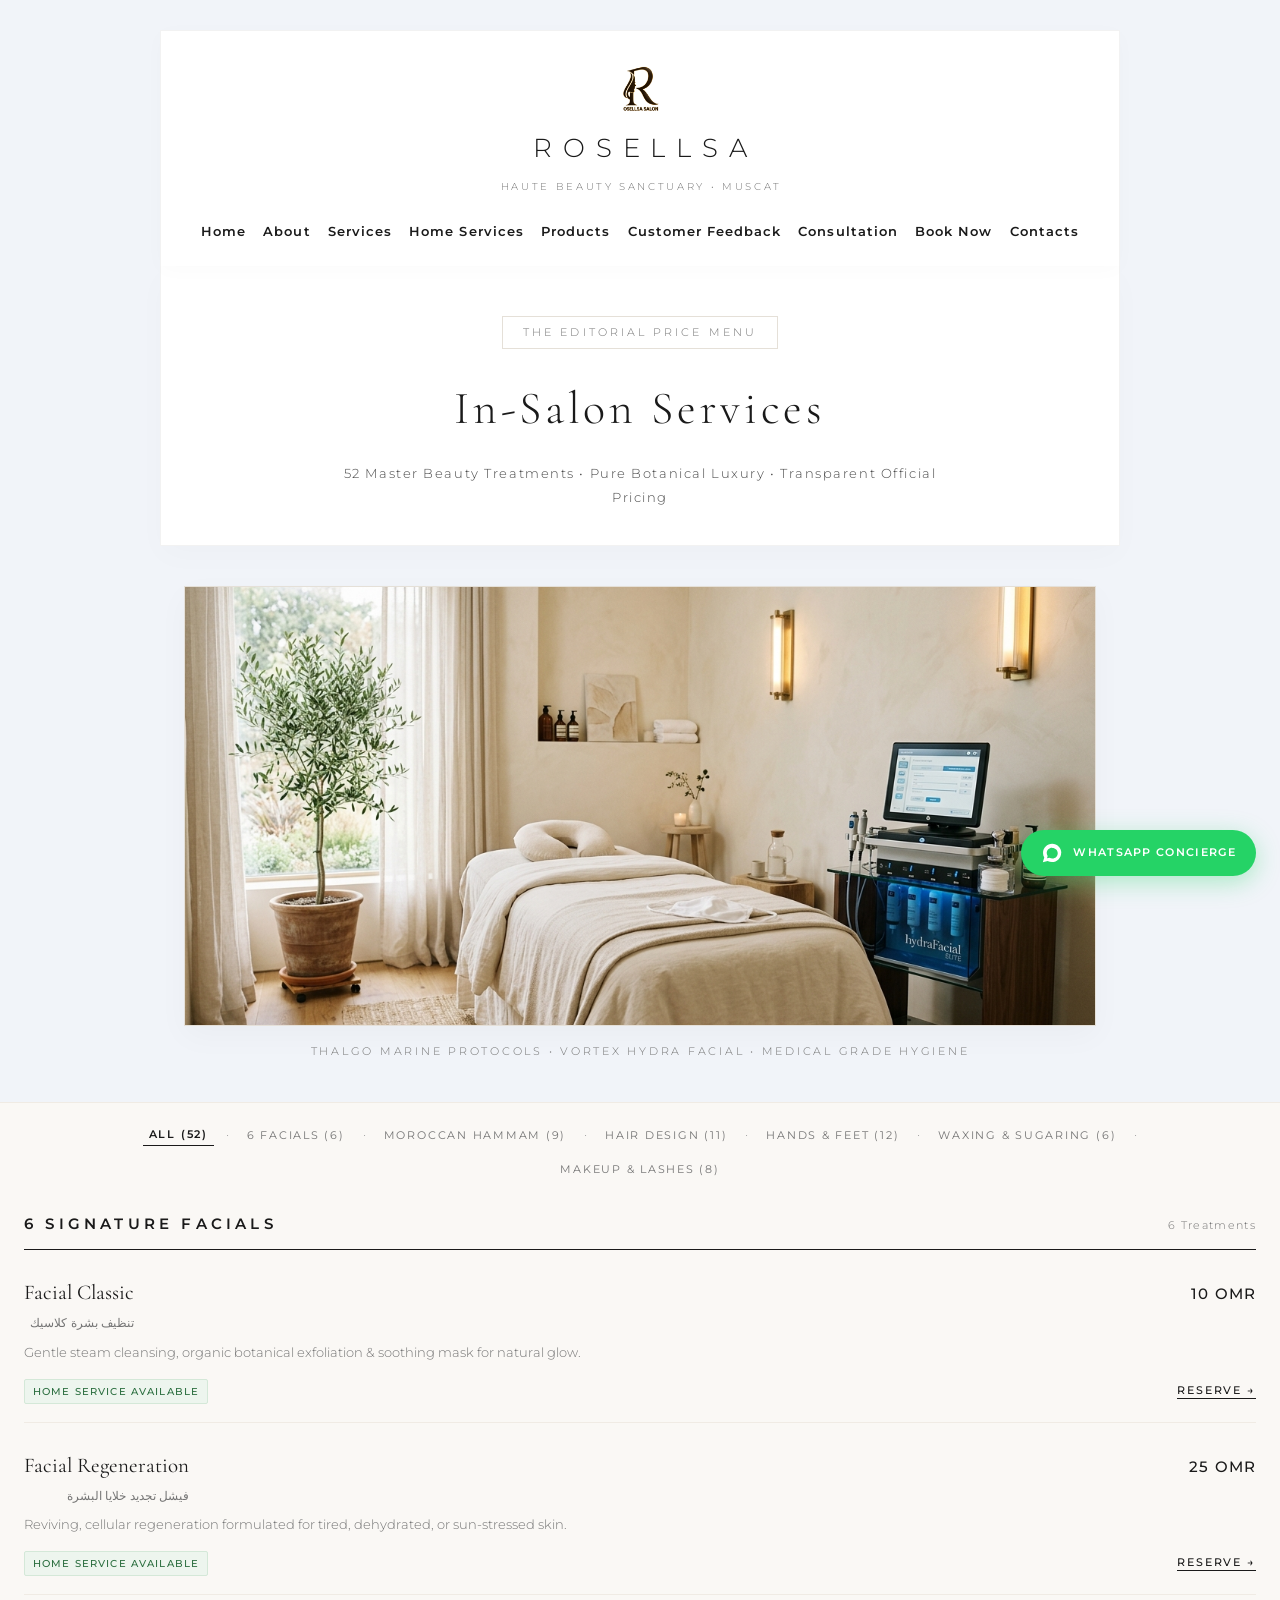
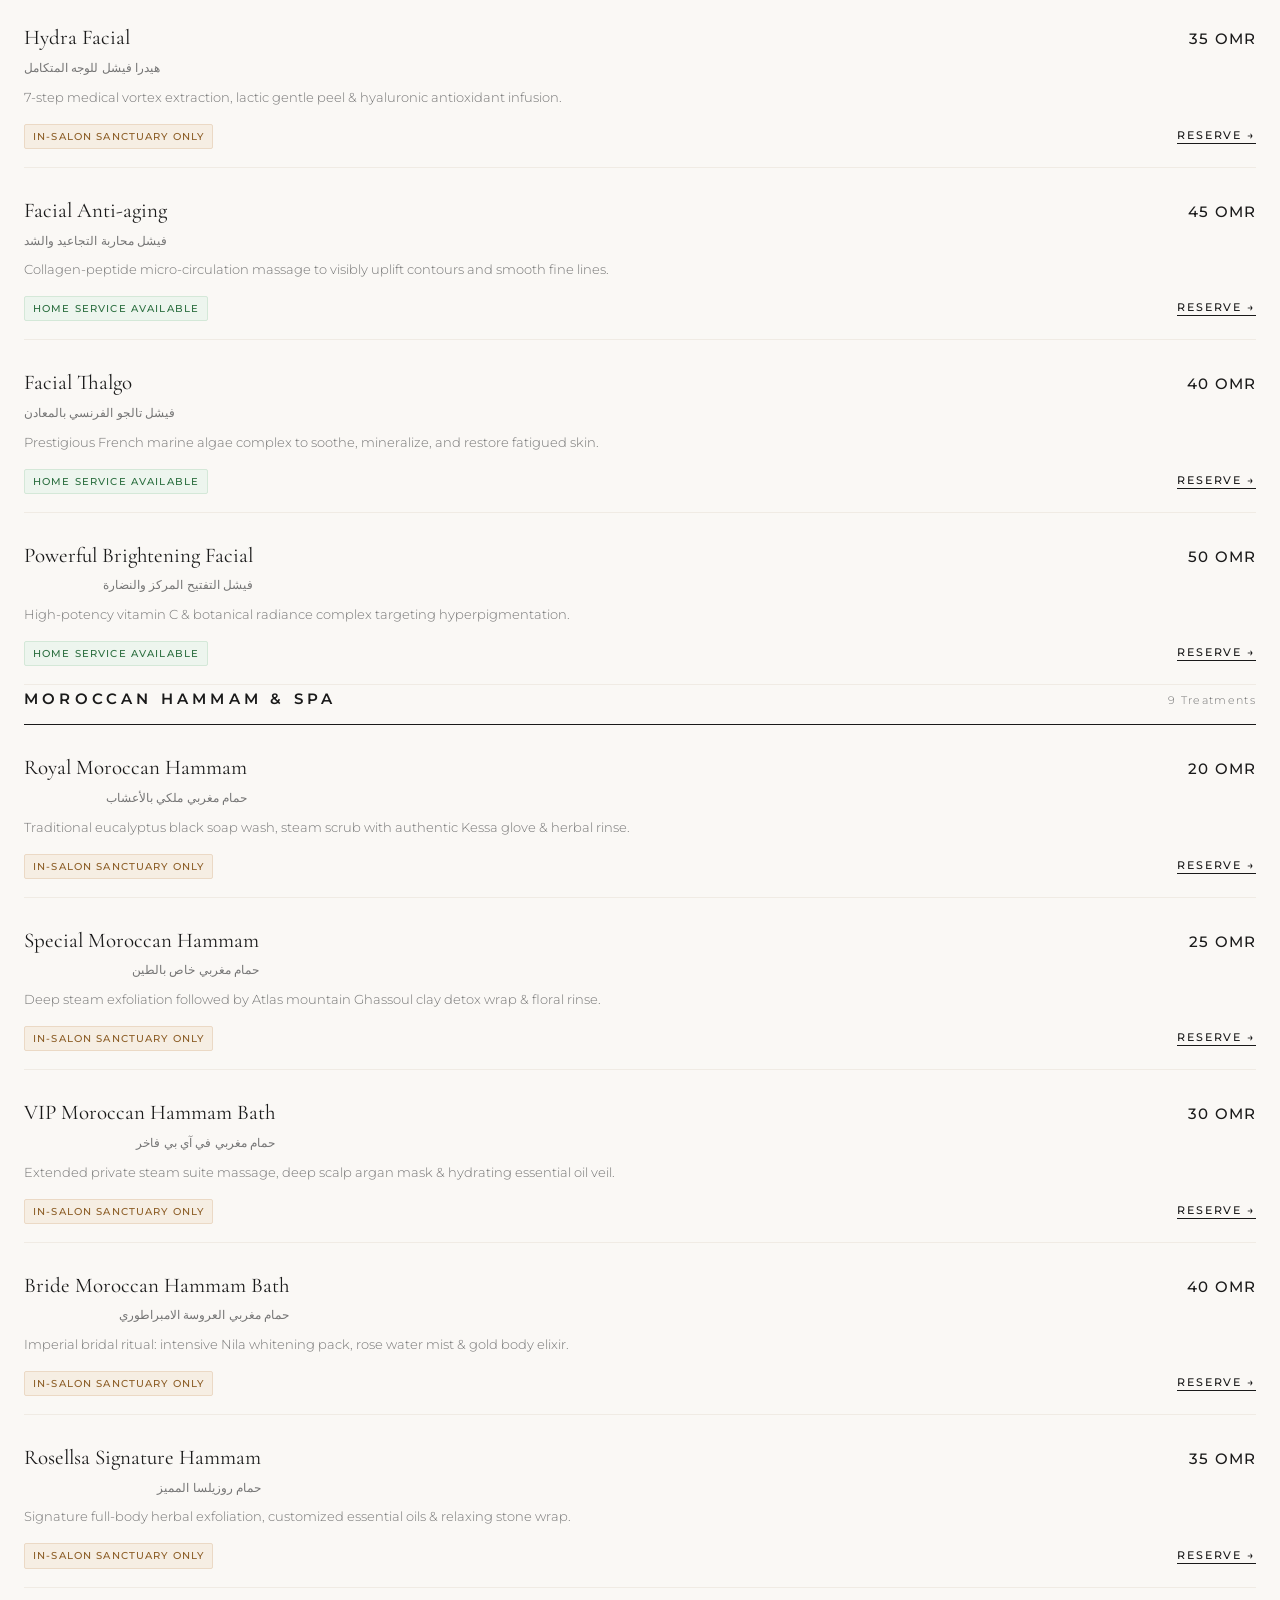
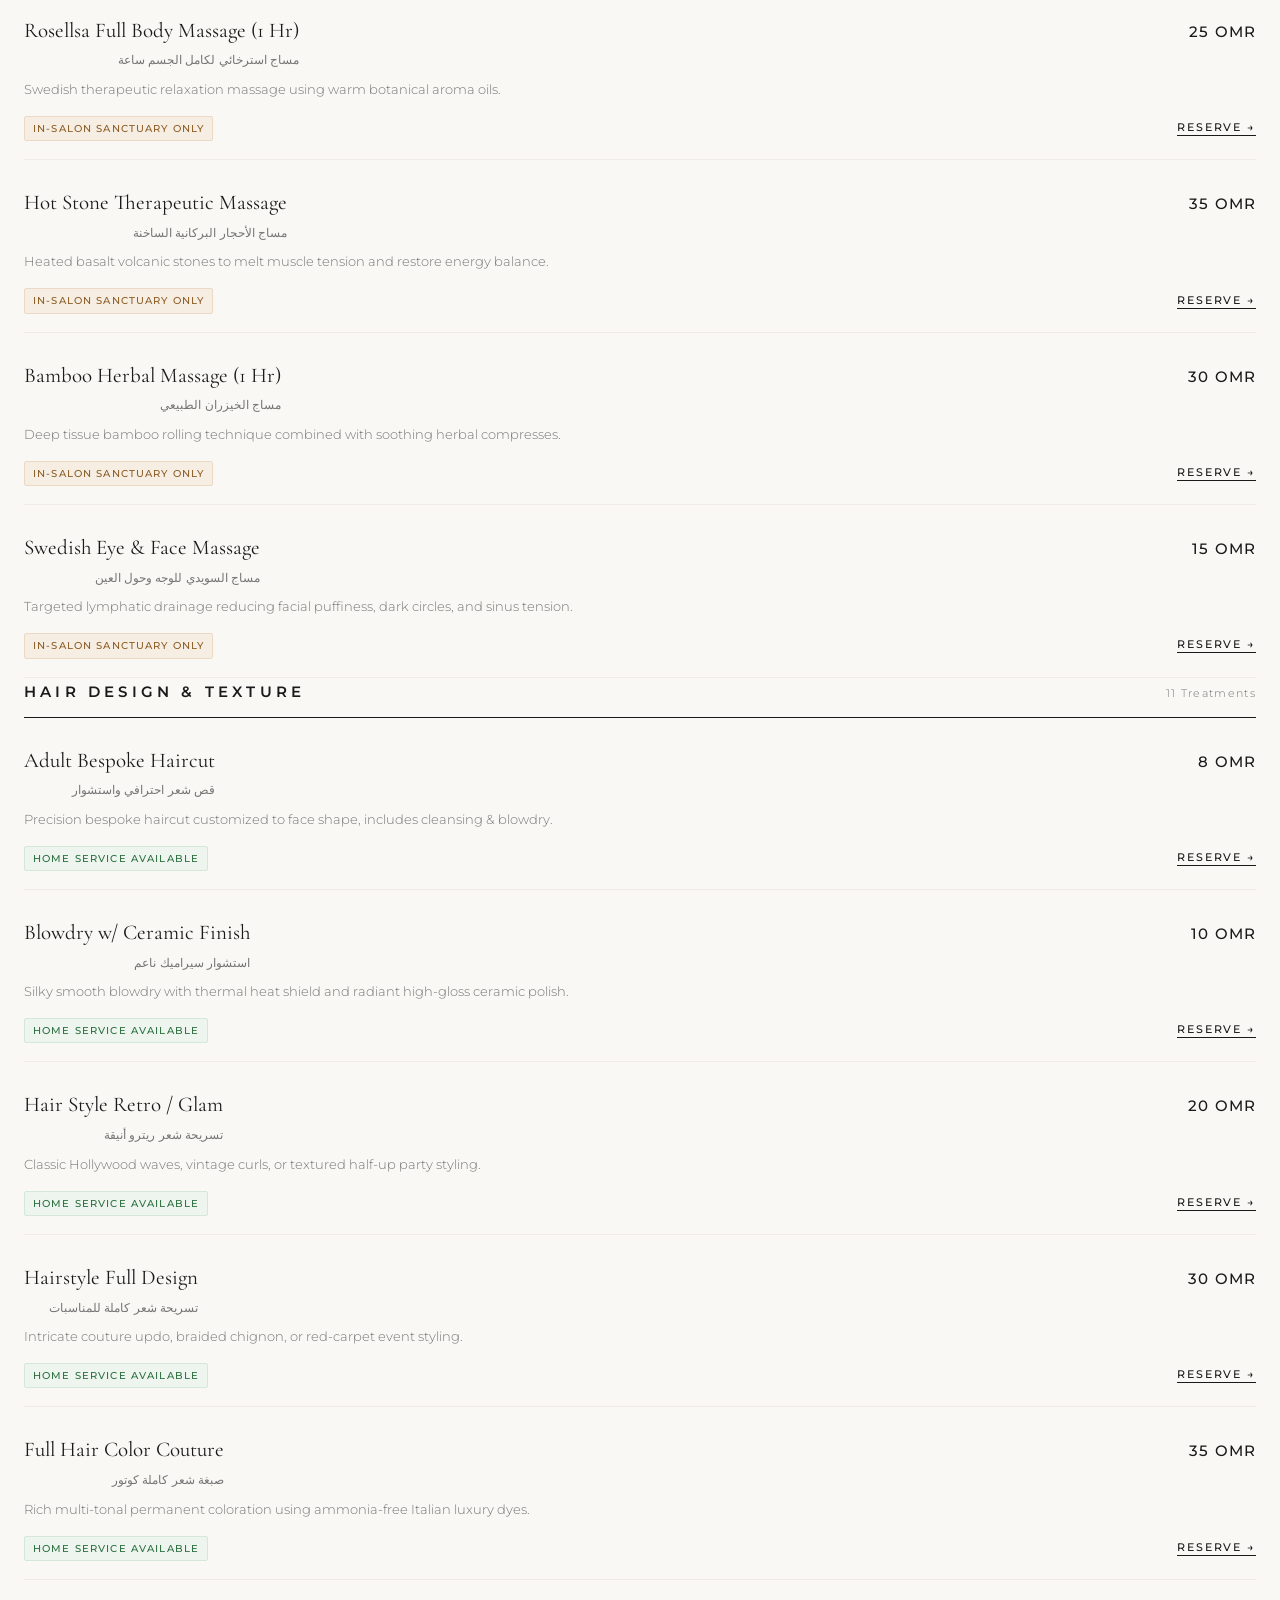
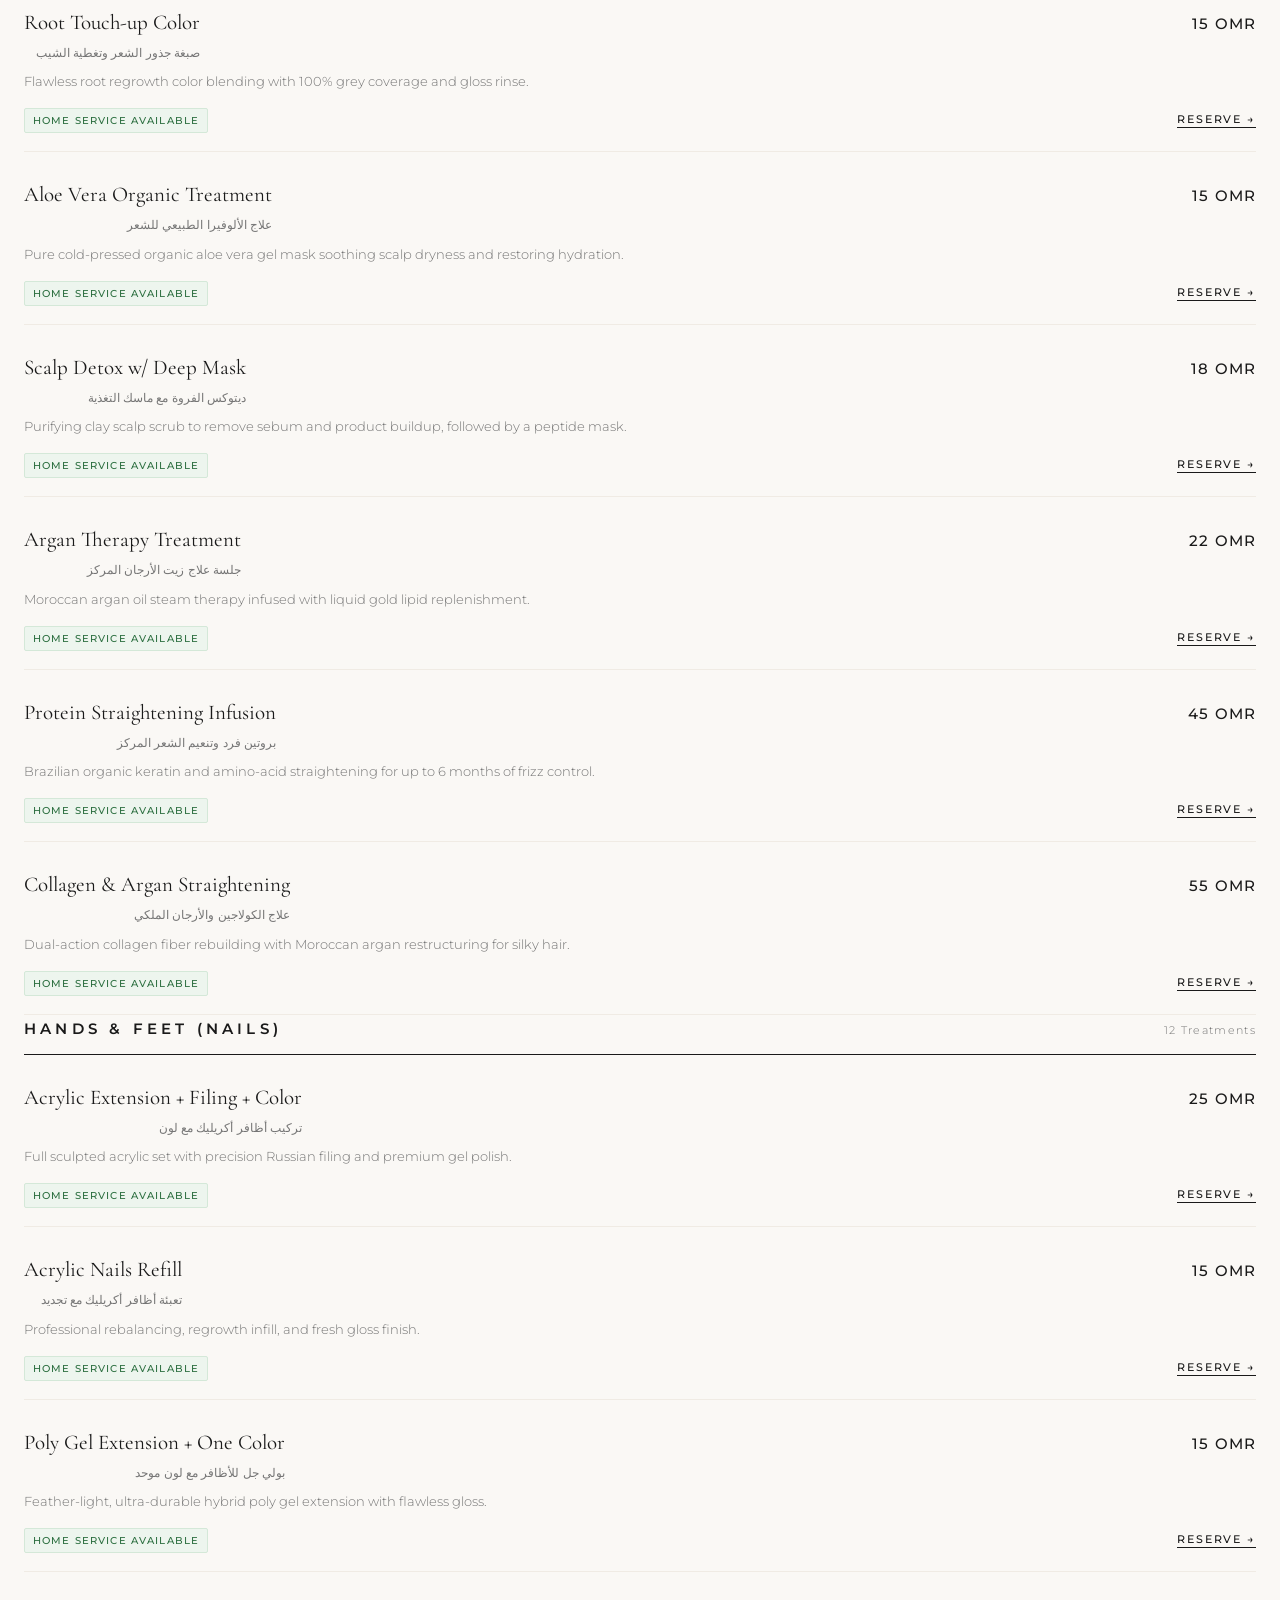
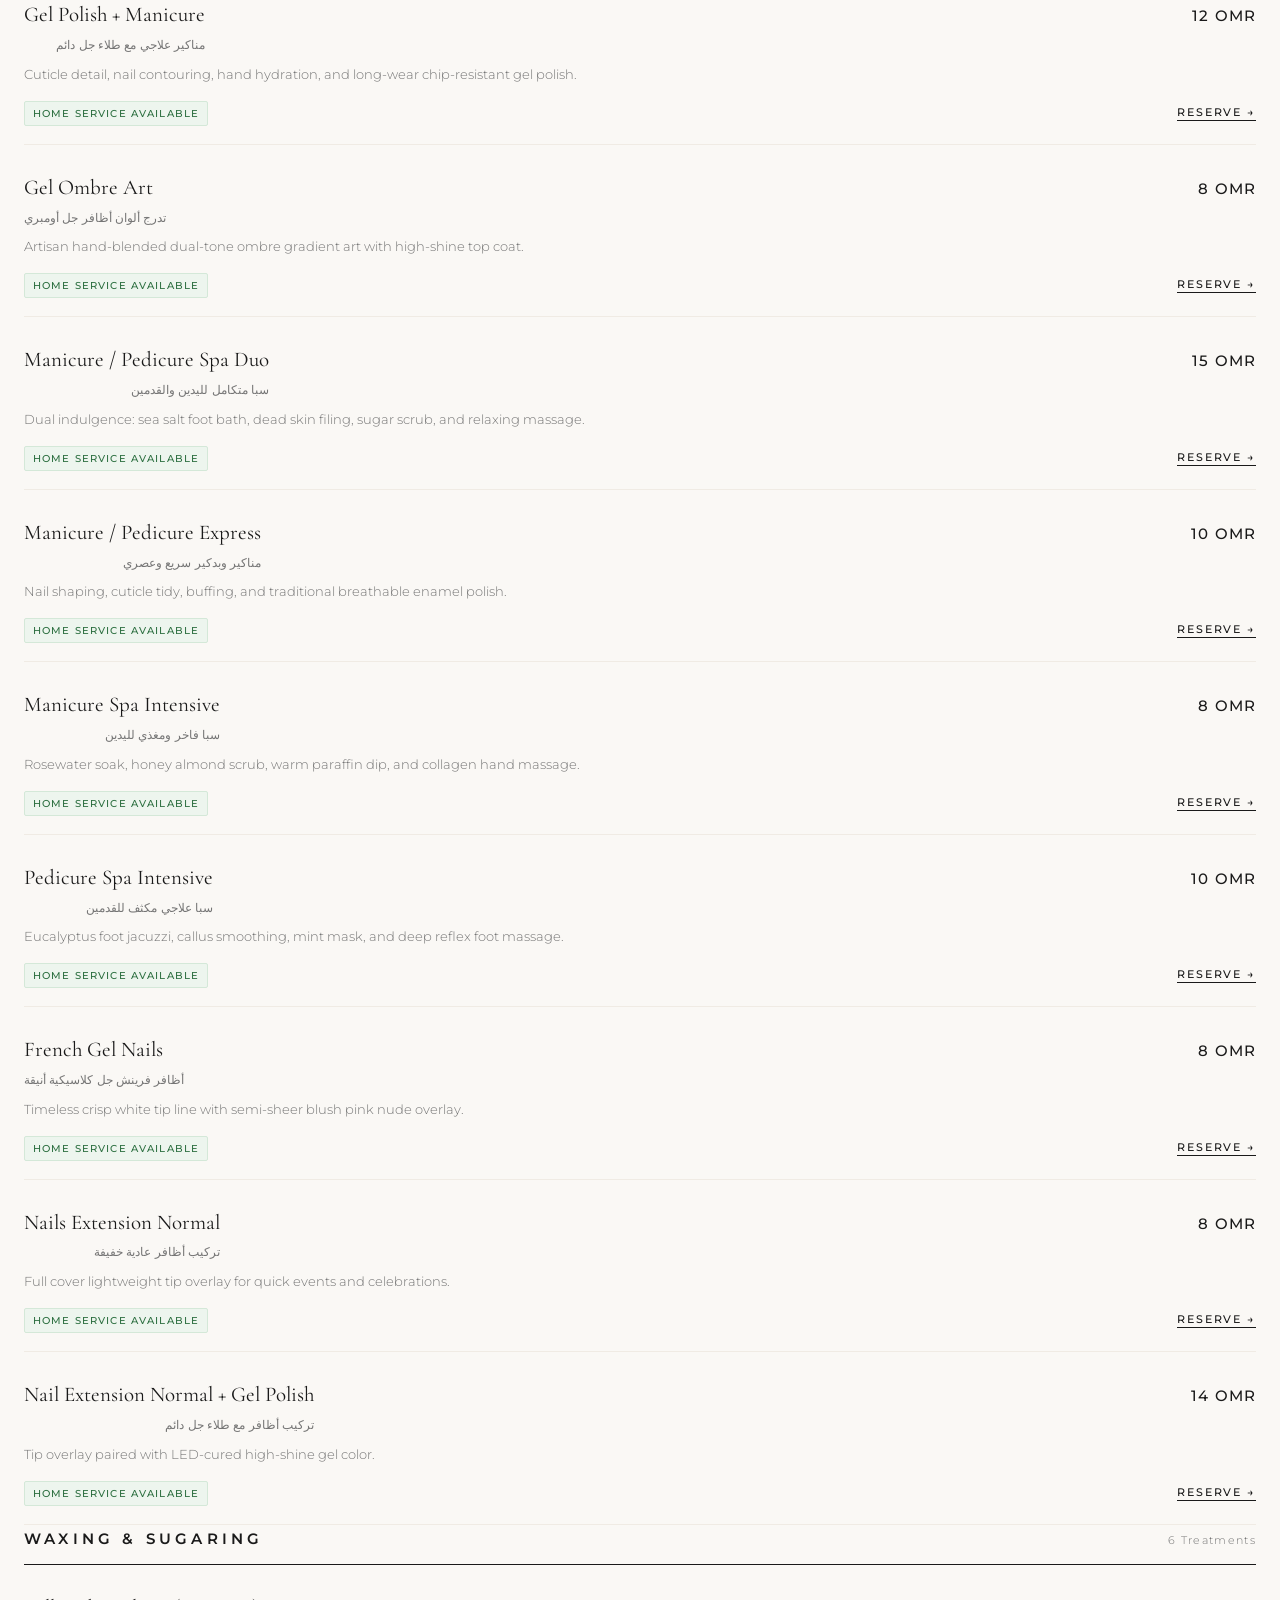
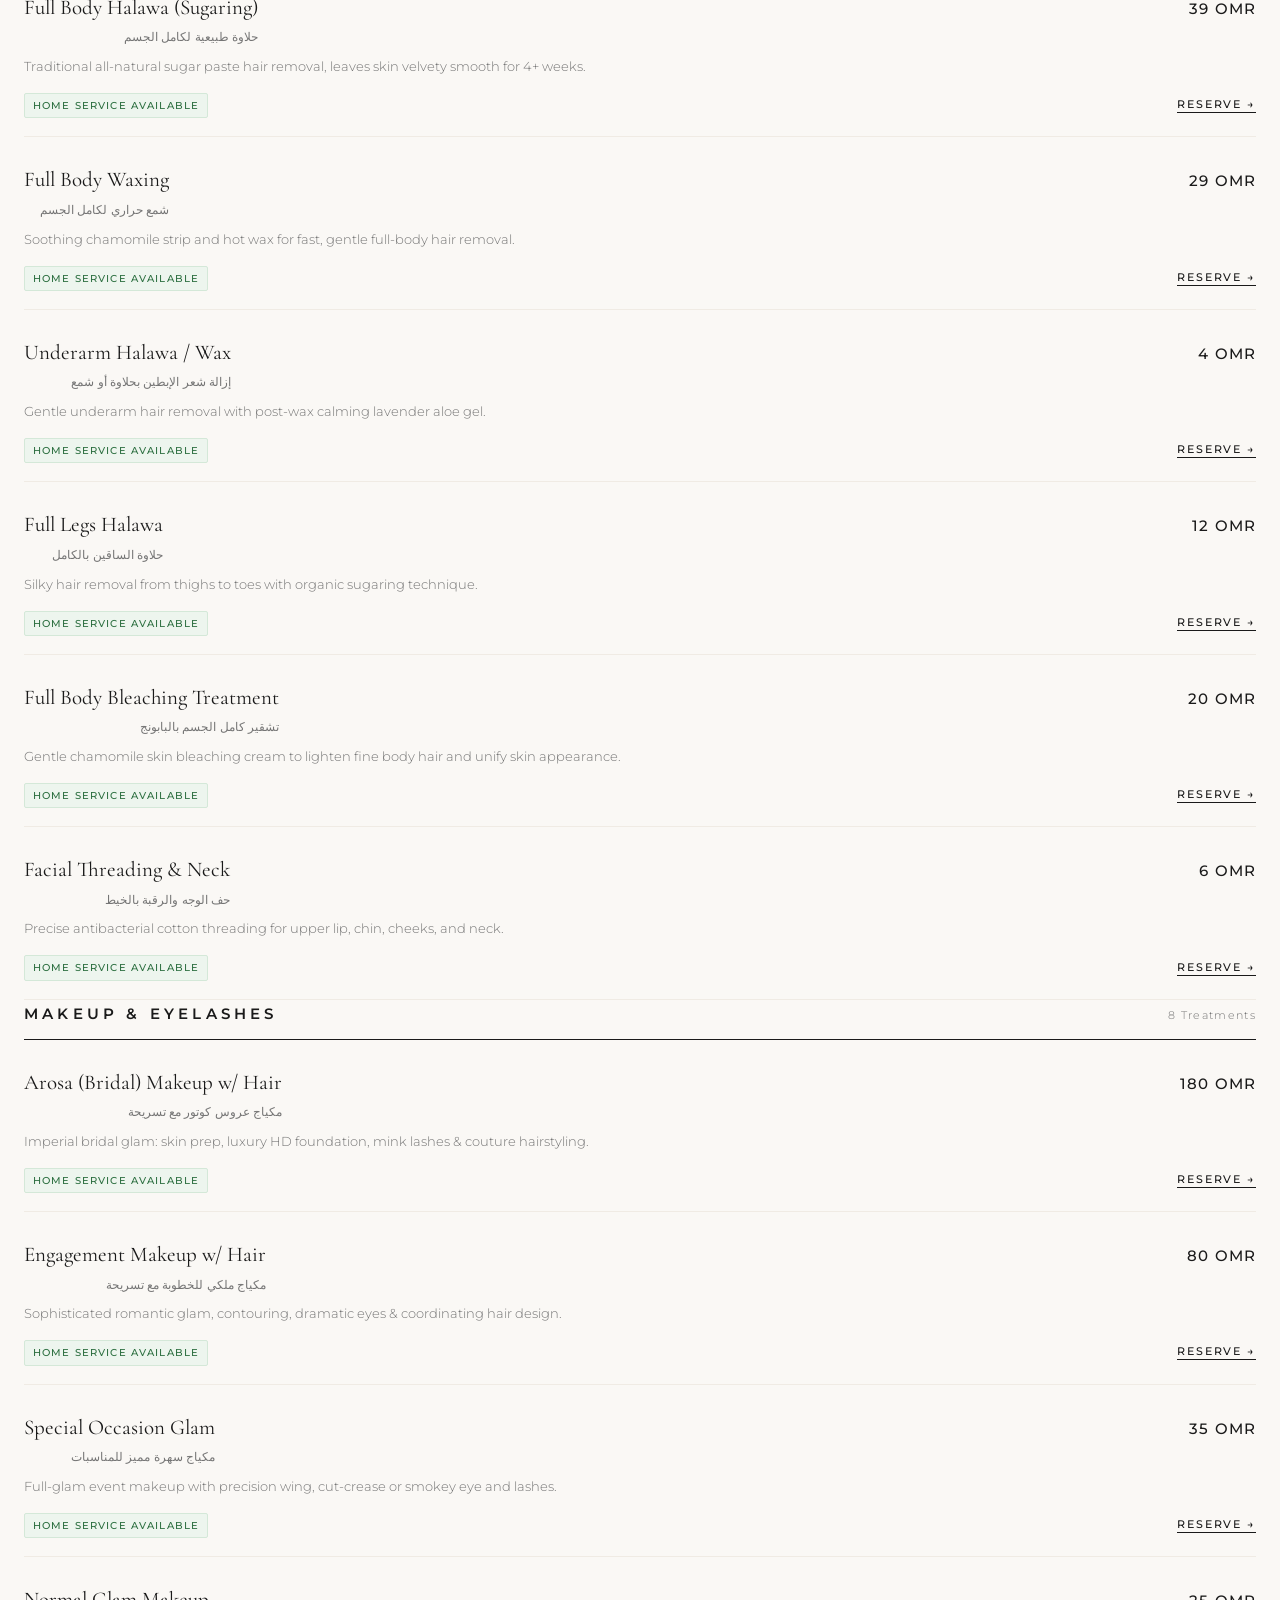
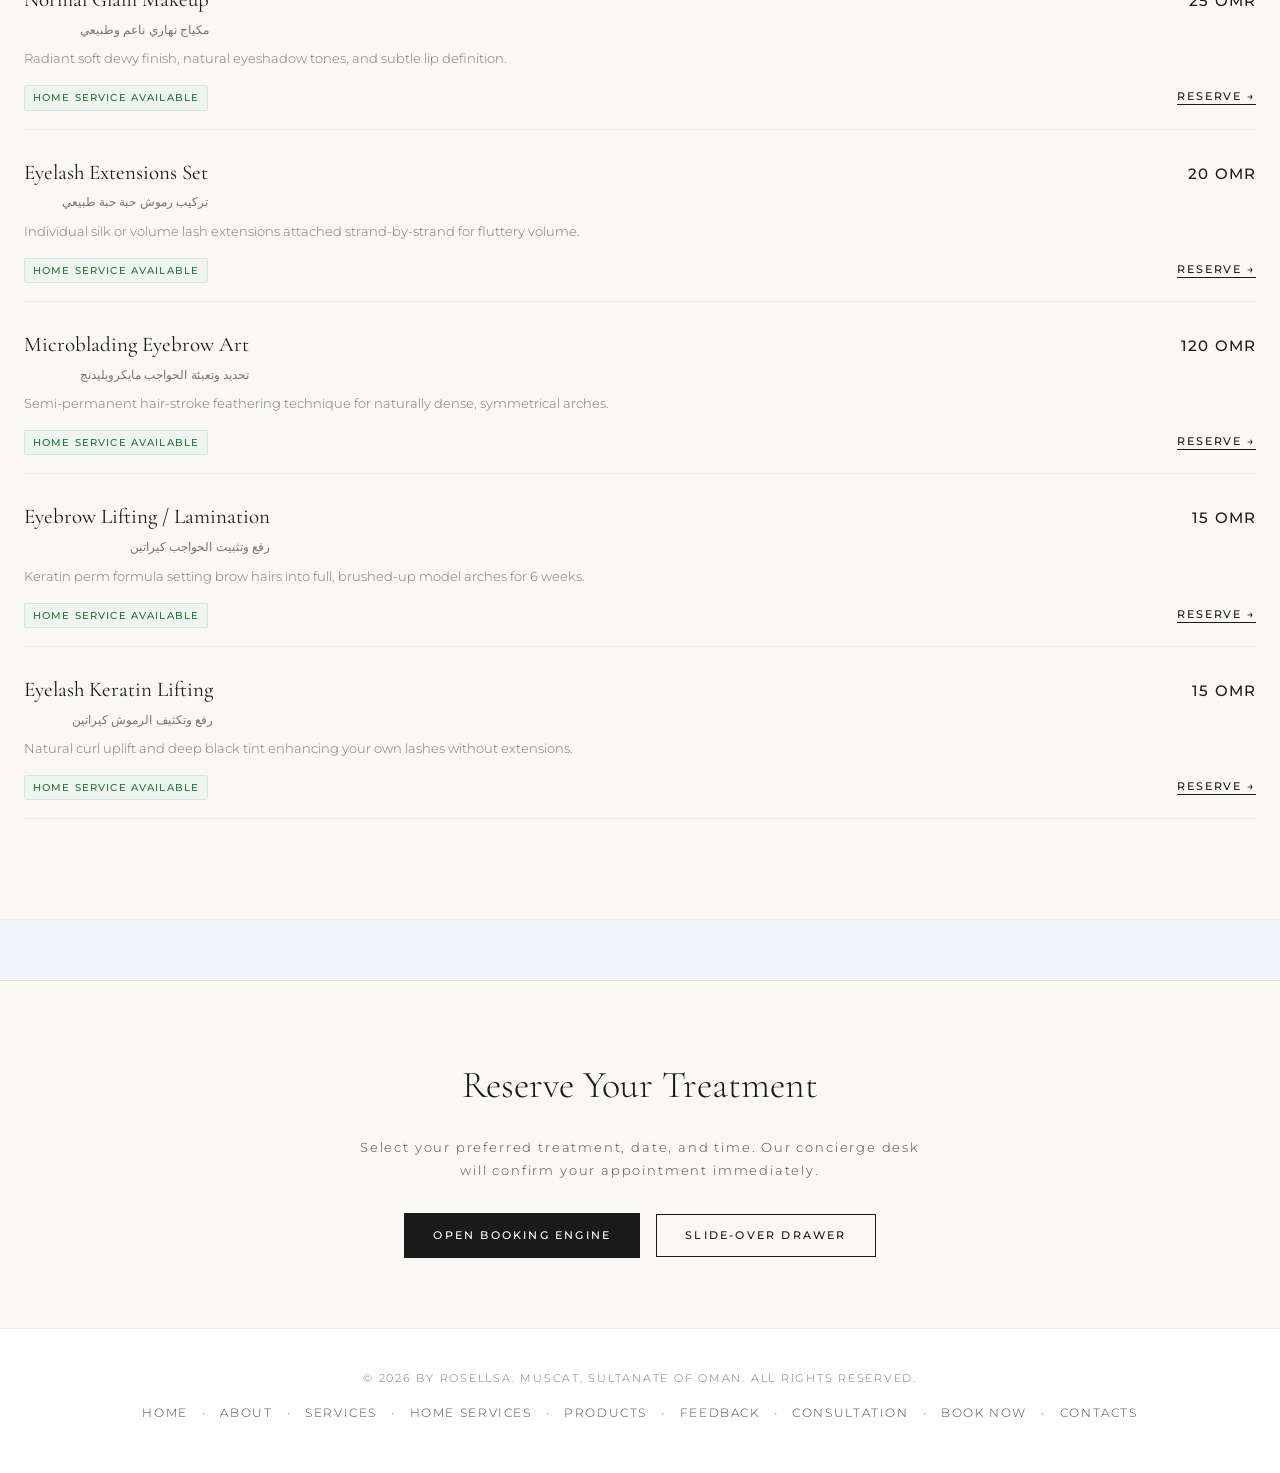
<file: services.html>
<!DOCTYPE html>
<html lang="en">
<head>
  <meta charset="UTF-8">
  <meta name="viewport" content="width=device-width, initial-scale=1.0">
  <title>In-Salon Services Menu | Rosellsa Haute Beauty Sanctuary</title>
  <meta name="description" content="Explore Rosellsa's 52 signature salon beauty treatments in Muscat. Clinical facials, Moroccan hammam steam rituals, bespoke hair coloring, Russian manicures, and bridal glam.">
  <link rel="icon" type="image/png" href="assets/1e7387f1-e937-47f8-8d48-7516ffbfa3cc.png">
  <link rel="preconnect" href="https://fonts.googleapis.com">
  <link rel="preconnect" href="https://fonts.gstatic.com" crossorigin>
  <link href="https://fonts.googleapis.com/css2?family=Cormorant+Garamond:ital,wght@0,300;0,400;0,500;0,600;1,400&family=Montserrat:wght@200;300;400;500;600&family=Playfair+Display:ital,wght@0,400;0,500;0,600;1,400&display=swap" rel="stylesheet">
  <link rel="stylesheet" href="styles.css?v=5">
</head>
<body>

  <!-- Sticky Header -->
  <header class="site-header">
    <div class="header-inner">
      <div class="brand-logotype">
        <a href="index.html" class="brand-link">
          <img src="assets/rosellsa_logo.png" alt="Rosellsa Crest Logo" class="brand-crest">
          <h1 class="brand-name">ROSELLSA</h1>
          <span class="brand-subline">HAUTE BEAUTY SANCTUARY &bull; MUSCAT</span>
        </a>
      </div>

      <nav class="main-nav" aria-label="Main Navigation">
        <ul class="nav-links">
          <li><a href="index.html" class="nav-item">Home</a></li>
          <li class="nav-bullet">&middot;</li>
          <li><a href="about.html" class="nav-item">About</a></li>
          <li class="nav-bullet">&middot;</li>
          <li><a href="services.html" class="nav-item active">Services</a></li>
          <li class="nav-bullet">&middot;</li>
          <li><a href="home-services.html" class="nav-item">Home Services</a></li>
          <li class="nav-bullet">&middot;</li>
          <li><a href="products.html" class="nav-item">Products</a></li>
          <li class="nav-bullet">&middot;</li>
          <li><a href="feedback.html" class="nav-item">Customer Feedback</a></li>
          <li class="nav-bullet">&middot;</li>
          <li><a href="consultation.html" class="nav-item">Consultation</a></li>
          <li class="nav-bullet">&middot;</li>
          <li><a href="book-now.html" class="nav-item nav-book-btn">Book Now</a></li>
          <li class="nav-bullet">&middot;</li>
          <li><a href="contact.html" class="nav-item">Contacts</a></li>
        </ul>
      </nav>

      <button type="button" class="mobile-menu-toggle" id="mobileMenuBtn" aria-label="Toggle Navigation Menu">
        <span></span><span></span><span></span>
      </button>
    </div>

    <!-- Mobile Navigation Drawer -->
    <div class="mobile-nav-drawer" id="mobileNavDrawer">
      <ul class="mobile-nav-links">
        <li><a href="index.html" onclick="closeMobileNav()">Home</a></li>
        <li><a href="about.html" onclick="closeMobileNav()">About</a></li>
        <li><a href="services.html" class="active" onclick="closeMobileNav()">Services</a></li>
        <li><a href="home-services.html" onclick="closeMobileNav()">Home Services</a></li>
        <li><a href="products.html" onclick="closeMobileNav()">Products</a></li>
        <li><a href="feedback.html" onclick="closeMobileNav()">Customer Feedback</a></li>
        <li><a href="consultation.html" onclick="closeMobileNav()">Consultation</a></li>
        <li><a href="book-now.html" onclick="closeMobileNav()">Book Now</a></li>
        <li><a href="contact.html" onclick="closeMobileNav()">Contacts</a></li>
      </ul>
    </div>
  </header>

  <main>
    <!-- Subpage Banner -->
    <section class="subpage-banner">
      <div class="subpage-banner-inner">
        <span class="subpage-badge">THE EDITORIAL PRICE MENU</span>
        <h1 class="subpage-title">In-Salon Services</h1>
        <p class="subpage-subtitle">52 Master Beauty Treatments &bull; Pure Botanical Luxury &bull; Transparent Official Pricing</p>
      </div>
    </section>

    <!-- Visual Showcase: Clinical Spa & Treatment Suites -->
    <section class="subpage-visual-showcase">
      <div class="subpage-visual-frame">
        <img src="assets/generated/lookbook_spa_room.jpg" alt="Clinical Skincare and Private Facial Suite">
      </div>
      <div style="text-align: center; margin-top: 16px;">
        <p style="font-size: 11px; letter-spacing: 0.25em; text-transform: uppercase; color: var(--text-muted);">
          THALGO MARINE PROTOCOLS &bull; VORTEX HYDRA FACIAL &bull; MEDICAL GRADE HYGIENE
        </p>
      </div>
    </section>

    <!-- In-Salon Services Main Catalog -->
    <section class="services-section" style="padding-top: 20px;">
      <!-- Category Filter Tabs -->
      <div class="services-filter-nav">
        <button type="button" class="filter-tab active" data-cat="all">ALL (<span id="count-all">52</span>)</button>
        <span class="filter-dot">&middot;</span>
        <button type="button" class="filter-tab" data-cat="facials">6 FACIALS (<span id="count-facials">6</span>)</button>
        <span class="filter-dot">&middot;</span>
        <button type="button" class="filter-tab" data-cat="hammam">MOROCCAN HAMMAM (<span id="count-hammam">9</span>)</button>
        <span class="filter-dot">&middot;</span>
        <button type="button" class="filter-tab" data-cat="hair">HAIR DESIGN (<span id="count-hair">12</span>)</button>
        <span class="filter-dot">&middot;</span>
        <button type="button" class="filter-tab" data-cat="nails">HANDS &amp; FEET (<span id="count-nails">12</span>)</button>
        <span class="filter-dot">&middot;</span>
        <button type="button" class="filter-tab" data-cat="waxing">WAXING &amp; SUGARING (<span id="count-waxing">8</span>)</button>
        <span class="filter-dot">&middot;</span>
        <button type="button" class="filter-tab" data-cat="makeup">MAKEUP &amp; LASHES (<span id="count-makeup">5</span>)</button>
      </div>



      <!-- Two-Column Editorial Price Menu -->
      <div class="services-grid" id="servicesGrid">
        <!-- Rendered by main.js -->
      </div>
    </section>

    <!-- Bottom Booking CTA Banner -->
    <section style="background-color: var(--bg-subtle); padding: 70px 24px; text-align: center; border-top: 1px solid var(--border-light); margin-top: 60px;">
      <h2 style="font-family: var(--font-serif); font-size: 38px; font-weight: 300; margin-bottom: 16px;">Reserve Your Treatment</h2>
      <p style="font-size: 13px; letter-spacing: 0.14em; color: var(--text-secondary); max-width: 580px; margin: 0 auto 30px; line-height: 1.8;">
        Select your preferred treatment, date, and time. Our concierge desk will confirm your appointment immediately.
      </p>
      <div class="concierge-btn-group">
        <a href="book-now.html" class="btn-westfolk-dark">Open Booking Engine</a>
        <button type="button" class="btn-westfolk-outline" onclick="openBookingDrawer()">Slide-Over Drawer</button>
      </div>
    </section>
  </main>

  <!-- Slide-Over VIP Booking Drawer -->
  <div class="booking-drawer-overlay" id="drawerOverlay" onclick="closeBookingDrawer()"></div>
  <aside class="booking-drawer" id="bookingDrawer" aria-label="Appointment Drawer">
    <div class="drawer-header">
      <div>
        <span class="drawer-eyebrow">ROSELLSA SANCTUARY</span>
        <h3 class="drawer-title">Reserve Appointment</h3>
      </div>
      <button type="button" class="drawer-close-btn" onclick="closeBookingDrawer()" aria-label="Close Drawer">&times;</button>
    </div>

    <form class="drawer-body" onsubmit="handleDrawerBookingSubmit(event)">
      <div class="form-group customer-type-box">
        <label class="form-label">APPOINTMENT TYPE *</label>
        <div class="customer-type-options">
          <label class="type-radio-label">
            <input type="radio" name="drawerClientType" value="New Customer" checked>
            <span class="type-btn">First-Time Guest</span>
          </label>
          <label class="type-radio-label">
            <input type="radio" name="drawerClientType" value="Rebooking Customer">
            <span class="type-btn">Returning Client</span>
          </label>
        </div>
      </div>

      <div class="form-group">
        <label for="drawerServiceSelect" class="form-label">SELECT TREATMENT *</label>
        <select id="drawerServiceSelect" class="form-control" required onchange="handleDrawerServiceChange()"></select>
        <span class="service-price-indicator" id="drawerPriceDisplay">Price: 10 OMR</span>
      </div>

      <div class="form-group">
        <label class="form-label">LOCATION *</label>
        <div class="location-radio-group">
          <label class="radio-label">
            <input type="radio" name="drawerLocation" value="salon" id="locSalon" checked onchange="updateDrawerLocationRules()">
            <span>In-Salon Sanctuary</span>
          </label>
          <label class="radio-label" id="homeServiceLabel">
            <input type="radio" name="drawerLocation" value="home" id="locHome" onchange="updateDrawerLocationRules()">
            <span>Home Service (Muscat)</span>
          </label>
        </div>
        <p class="location-warning-text" id="audioRuleNotice" style="display: none;"></p>
      </div>

      <div class="form-group">
        <label for="clientNameInput" class="form-label">FULL NAME *</label>
        <input type="text" id="clientNameInput" class="form-control" placeholder="e.g. Fatima Al-Harthy" required>
      </div>

      <div class="form-group">
        <label for="clientPhoneInput" class="form-label">WHATSAPP / PHONE NUMBER *</label>
        <input type="tel" id="clientPhoneInput" class="form-control" placeholder="+968 9XXXXXXX" required>
      </div>

      <div class="form-row">
        <div class="form-group col-half">
          <label for="bookingDateInput" class="form-label">PREFERRED DATE *</label>
          <input type="date" id="bookingDateInput" class="form-control" required>
        </div>
        <div class="form-group col-half">
          <label for="bookingTimeSelect" class="form-label">PREFERRED TIME *</label>
          <select id="bookingTimeSelect" class="form-control" required>
            <option value="10:00 AM">10:00 AM</option>
            <option value="12:00 PM">12:00 PM</option>
            <option value="02:00 PM">02:00 PM</option>
            <option value="04:00 PM">04:00 PM</option>
            <option value="06:00 PM">06:00 PM</option>
            <option value="08:00 PM">08:00 PM</option>
          </select>
        </div>
      </div>

      <div class="form-group" id="homeAddressGroup" style="display: none;">
        <label for="clientAddressInput" class="form-label">MUSCAT HOME / HOTEL ADDRESS *</label>
        <input type="text" id="clientAddressInput" class="form-control" placeholder="e.g. Villa 14, Way 203, Al Mouj">
      </div>

      <div class="form-group">
        <label for="clientNotesInput" class="form-label">SPECIAL REQUESTS</label>
        <textarea id="clientNotesInput" class="form-control" rows="2" placeholder="Specific therapist, allergies, or questions"></textarea>
      </div>

      <div class="drawer-footer">
        <button type="submit" class="btn-westfolk-dark" style="width: 100%; padding: 16px;">
          PROCEED VIA WHATSAPP
        </button>
      </div>
    </form>
  </aside>

  <!-- Floating WhatsApp Concierge -->
  <a href="https://wa.me/96898564463?text=Hello%20Rosellsa%20Sanctuary%2C%20I%20would%20like%20to%20inquire%20about%20your%20services" target="_blank" rel="noopener noreferrer" class="floating-wa-btn" aria-label="Chat on WhatsApp">
    <svg width="22" height="22" viewBox="0 0 24 24" fill="currentColor">
      <path d="M12.031 6.172c-3.181 0-5.767 2.586-5.768 5.766-.001 1.298.38 2.27 1.019 3.287l-.711 2.598 2.669-.699c.969.54 2.082.85 3.256.85 3.181 0 5.767-2.586 5.768-5.766 0-3.18-2.586-5.766-5.768-5.766zm9.969 5.766c0 5.485-4.484 9.969-9.969 9.969-1.745 0-3.388-.456-4.819-1.253L2 22l1.547-5.011C2.695 15.545 2.22 13.829 2.22 11.938 2.22 6.453 6.704 1.969 12.189 1.969 17.674 1.969 22.158 6.453 22.158 11.938z"/>
    </svg>
    <span>WhatsApp Concierge</span>
  </a>

  <!-- Footer -->
  <footer class="site-footer">
    <div class="footer-inner">
      <p class="footer-copy">&copy; 2026 by ROSELLSA. Muscat, Sultanate of Oman. All rights reserved.</p>
      <div class="footer-links">
        <a href="index.html">Home</a><span>&bull;</span>
        <a href="about.html">About</a><span>&bull;</span>
        <a href="services.html">Services</a><span>&bull;</span>
        <a href="home-services.html">Home Services</a><span>&bull;</span>
        <a href="products.html">Products</a><span>&bull;</span>
        <a href="feedback.html">Feedback</a><span>&bull;</span>
        <a href="consultation.html">Consultation</a><span>&bull;</span>
        <a href="book-now.html">Book Now</a><span>&bull;</span>
        <a href="contact.html">Contacts</a>
      </div>
    </div>
  </footer>

  <script src="main.js"></script>
</body>
</html>
</file>
<file: styles.css>
/* ==========================================================================
   ROSELLSA HAUTE BEAUTY SANCTUARY
   Design Architecture: Westfolk Salon | Los Angeles Inspiration
   Aesthetic: Ultra-minimalist, Airy, Elegant Typography, California-Chic Spacing
   ========================================================================== */

/* --------------------------------------------------------------------------
   1. CSS RESET & GLOBAL VARIABLES
   -------------------------------------------------------------------------- */
:root {
  --font-serif: 'Cormorant Garamond', 'Playfair Display', Georgia, serif;
  --font-sans: 'Montserrat', -apple-system, BlinkMacSystemFont, "Segoe UI", Roboto, sans-serif;
  
  --bg-primary: #ffffff;
  --bg-canvas: #f1f4f9; /* Soft Westfolk canvas tone matching reference */
  --bg-subtle: #faf8f5;
  --bg-stone: #f4f1ec;
  
  --text-primary: #1a1a1a;
  --text-secondary: #4a4a4a;
  --text-muted: #757575;
  --text-light: #999999;
  
  --border-dark: #1a1a1a;
  --border-light: #e5e0d8;
  --border-faint: #f0ebe4;
  
  --gold-accent: #c49a6c;
  --gold-soft: #f7f1e8;
  
  --transition-smooth: all 0.3s cubic-bezier(0.25, 0.46, 0.45, 0.94);
}

*, *::before, *::after {
  box-sizing: border-box;
  margin: 0;
  padding: 0;
}

html {
  scroll-behavior: smooth;
  font-size: 16px;
  background-color: var(--bg-canvas);
  color: var(--text-primary);
  -webkit-font-smoothing: antialiased;
  -moz-osx-font-smoothing: grayscale;
  overflow-x: hidden;
  max-width: 100%;
}

body {
  font-family: var(--font-sans);
  font-weight: 300;
  line-height: 1.8;
  background-color: var(--bg-canvas);
  color: var(--text-primary);
  overflow-x: hidden;
  max-width: 100%;
  width: 100%;
}

img {
  max-width: 100%;
  height: auto;
  display: block;
}

a {
  color: inherit;
  text-decoration: none;
  transition: var(--transition-smooth);
}

button {
  font-family: inherit;
  cursor: pointer;
  border: none;
  background: none;
  transition: var(--transition-smooth);
}

/* --------------------------------------------------------------------------
   2. TOP UTILITY BAR (Removed per user directive)
   -------------------------------------------------------------------------- */
.top-utility-bar {
  display: none !important;
}

.utility-container {
  max-width: 1280px;
  margin: 0 auto;
  display: flex;
  justify-content: space-between;
  align-items: center;
  flex-wrap: wrap;
  gap: 12px;
}

.utility-left {
  display: flex;
  align-items: center;
  gap: 10px;
  font-weight: 400;
}

.dot-sep {
  color: var(--text-light);
}

.utility-right {
  display: flex;
  align-items: center;
  gap: 12px;
}



.utility-wa-link {
  font-weight: 500;
  color: var(--text-primary);
  letter-spacing: 0.14em;
}

.utility-wa-link:hover {
  opacity: 0.7;
}

/* --------------------------------------------------------------------------
   3. SITE HEADER: WESTFOLK EXACT CENTERED LOGOTYPE & SUB-NAV
   -------------------------------------------------------------------------- */
.site-header {
  position: relative;
  z-index: 1000;
  background-color: transparent;
  border-bottom: none;
  padding: 30px 20px 0;
}

.header-inner {
  max-width: 960px;
  width: 100%;
  margin: 0 auto;
  background-color: #ffffff; /* White Color Square Box matching reference */
  border-radius: 0;
  border: 1px solid rgba(0, 0, 0, 0.05);
  border-bottom: none;
  box-shadow: 0 4px 20px rgba(0, 0, 0, 0.02);
  display: flex;
  flex-direction: column;
  align-items: center;
  position: relative;
  padding: 34px 40px 20px;
}

/* Brand Logotype */
.brand-logotype {
  margin-bottom: 22px;
  text-align: center;
  display: flex;
  justify-content: center;
  width: 100%;
}

.brand-link {
  display: inline-flex;
  flex-direction: column;
  align-items: center;
  justify-content: center;
  text-align: center;
  text-decoration: none;
}

.brand-crest {
  height: 48px;
  width: auto;
  margin: 0 auto 12px auto;
  object-fit: contain;
  display: block;
}

.brand-name {
  font-family: var(--font-sans);
  font-size: 26px;
  font-weight: 300;
  letter-spacing: 0.42em;
  text-transform: uppercase;
  color: var(--text-primary);
  margin-right: -0.42em; /* exactly counterbalances trailing letter-spacing for true center */
  text-align: center;
}

.brand-subline {
  font-size: 9.5px;
  letter-spacing: 0.28em;
  text-transform: uppercase;
  color: var(--text-muted);
  margin-top: 6px;
  margin-right: -0.28em; /* optical center balancing */
  text-align: center;
}

/* Navigation Links (Westfolk Exact: Spans exact width of image below, from Home to Contacts) */
.main-nav {
  width: 100%;
  max-width: 960px;
  margin: 0 auto;
}

.nav-links {
  list-style: none;
  display: flex;
  justify-content: space-between;
  align-items: center;
  width: 100%;
  padding: 0;
  margin: 0;
}

.nav-item {
  font-size: 13px;
  font-weight: 600;
  letter-spacing: 0.08em;
  color: var(--text-primary);
  padding: 4px 0;
  white-space: nowrap;
  position: relative;
  text-decoration: none !important;
}

.nav-item:hover {
  opacity: 0.6;
}

.nav-bullet {
  display: none !important; /* Exact Westfolk reference: clean spaced text without bullets */
}

.nav-book-btn {
  font-weight: 600;
  border-bottom: none !important;
  text-decoration: none !important;
  padding-bottom: 0;
}

.nav-book-btn:hover {
  opacity: 0.6;
  background: none;
  color: var(--text-primary);
  border-bottom: none !important;
  padding: 4px 0;
}

/* Mobile Toggle */
.mobile-menu-toggle {
  display: none;
  position: absolute;
  right: 0;
  top: 6px;
  width: 28px;
  height: 22px;
  flex-direction: column;
  justify-content: space-between;
}

.mobile-menu-toggle span {
  width: 100%;
  height: 1.5px;
  background-color: var(--text-primary);
  transition: var(--transition-smooth);
}

.mobile-nav-drawer {
  display: none;
}

/* --------------------------------------------------------------------------
   4. HERO SECTION: WESTFOLK SIGNATURE ARCHED MIRROR VISUAL
   -------------------------------------------------------------------------- */
.hero-section {
  padding: 0 20px 60px;
  background-color: transparent;
  display: flex;
  justify-content: center;
  align-items: center;
}

.hero-frame-wrapper {
  max-width: 960px;
  width: 100%;
  margin: 0 auto;
  text-align: center;
  background-color: #ffffff;
  border: 1px solid rgba(0, 0, 0, 0.05);
  border-top: none;
  box-shadow: 0 10px 30px rgba(0, 0, 0, 0.02);
  padding-bottom: 32px;
}

/* Hero Image Container: Exactly 960px width matching navigation above */
.hero-arch-container {
  width: 100%;
  max-width: 960px;
  height: 580px;
  margin: 0 auto;
  border-radius: 0; /* Exact rectangular format matching Westfolk reference image */
  overflow: hidden;
  box-shadow: none;
  background-color: #ffffff;
  border: none;
}

.hero-arch-img {
  width: 100%;
  height: 100%;
  object-fit: cover;
  object-position: center 30%;
  transition: transform 1.2s cubic-bezier(0.16, 1, 0.3, 1);
}

.hero-arch-container:hover .hero-arch-img {
  transform: scale(1.02);
}

.hero-caption {
  margin-top: 28px;
}

.hero-tagline {
  font-size: 11px;
  letter-spacing: 0.3em;
  text-transform: uppercase;
  color: var(--text-muted);
  font-weight: 400;
  max-width: 720px;
  margin: 0 auto;
}

/* --------------------------------------------------------------------------
   5. COMMON EDITORIAL ELEMENTS (Westfolk Aesthetic)
   -------------------------------------------------------------------------- */
.serif-section-title {
  font-family: var(--font-serif);
  font-size: 42px;
  font-weight: 300;
  text-align: center;
  color: var(--text-primary);
  letter-spacing: 0.02em;
}

.serif-section-title.tracking-wide {
  letter-spacing: 0.35em;
  margin-left: 0.35em;
}

.delicate-rule {
  width: 38px;
  height: 1px;
  background-color: var(--text-primary);
  margin: 16px auto 36px;
  opacity: 0.85;
}

/* --------------------------------------------------------------------------
   6. ABOUT US SECTION: WESTFOLK EXACT NARRATIVE & SECONDARY PHOTO
   -------------------------------------------------------------------------- */
.about-section {
  padding: 60px 24px 90px;
  background-color: var(--bg-primary);
}

.about-container {
  max-width: 820px;
  margin: 0 auto;
  text-align: center;
}

.about-narrative {
  margin-bottom: 50px;
}

.about-narrative p {
  font-size: 14.5px;
  line-height: 1.85;
  color: var(--text-secondary);
  margin-bottom: 22px;
  font-weight: 300;
}

.about-narrative .specialties-text {
  color: var(--text-primary);
  font-size: 13.5px;
  line-height: 1.8;
  max-width: 740px;
  margin: 26px auto 0;
}

.about-photo-wrapper {
  max-width: 680px;
  margin: 0 auto;
  overflow: hidden;
  box-shadow: 0 8px 30px rgba(0, 0, 0, 0.04);
  border: 1px solid var(--border-faint);
}

.about-photo {
  width: 100%;
  height: 540px;
  object-fit: cover;
  object-position: center 25%;
  transition: transform 0.8s ease;
}

.about-photo-wrapper:hover .about-photo {
  transform: scale(1.015);
}

/* --------------------------------------------------------------------------
   7. SERVICES SECTION: WESTFOLK FRAMED BADGE & 2-COLUMN EDITORIAL MENU
   -------------------------------------------------------------------------- */
.services-section {
  padding: 80px 24px 100px;
  background-color: var(--bg-subtle);
  border-top: 1px solid var(--border-faint);
  border-bottom: 1px solid var(--border-faint);
}

.services-header-box {
  text-align: center;
  margin-bottom: 40px;
}

/* Framed [ SERVICES ] Badge (Westfolk Exact) */
.services-frame-badge {
  display: inline-block;
  border: 1px solid var(--border-dark);
  padding: 13px 44px;
  font-size: 13px;
  letter-spacing: 0.36em;
  text-transform: uppercase;
  color: var(--text-primary);
  background-color: #ffffff;
  font-weight: 400;
  box-shadow: 0 4px 15px rgba(0, 0, 0, 0.02);
}

.services-sub-intro {
  font-size: 10.5px;
  letter-spacing: 0.22em;
  text-transform: uppercase;
  color: var(--text-muted);
  margin-top: 16px;
}

/* Filter Tab Navigation */
.services-filter-nav {
  display: flex;
  justify-content: center;
  align-items: center;
  flex-wrap: wrap;
  gap: 12px;
  margin-bottom: 30px;
  max-width: 1020px;
  margin-left: auto;
  margin-right: auto;
}

.filter-tab {
  font-size: 11px;
  letter-spacing: 0.16em;
  text-transform: uppercase;
  color: var(--text-muted);
  padding: 4px 6px;
  position: relative;
}

.filter-tab:hover {
  color: var(--text-primary);
}

.filter-tab.active {
  color: var(--text-primary);
  font-weight: 600;
  border-bottom: 1px solid var(--text-primary);
}

.filter-dot {
  color: var(--text-light);
  font-size: 13px;
}

/* Services Toolbar: Search & Home Service Toggle */
.services-toolbar {
  max-width: 1040px;
  margin: 0 auto 46px;
  display: flex;
  justify-content: space-between;
  align-items: center;
  flex-wrap: wrap;
  gap: 20px;
  padding: 0 10px;
}

.search-box {
  flex: 1;
  min-width: 260px;
}

.search-box input {
  width: 100%;
  padding: 10px 16px;
  border: 1px solid var(--border-light);
  background-color: #ffffff;
  font-family: var(--font-sans);
  font-size: 12.5px;
  letter-spacing: 0.05em;
  color: var(--text-primary);
  outline: none;
  transition: var(--transition-smooth);
}

.search-box input:focus {
  border-color: var(--border-dark);
}

.home-service-toggle {
  display: flex;
  align-items: center;
  gap: 10px;
  cursor: pointer;
  user-select: none;
}

.home-service-toggle input {
  display: none;
}

.toggle-slider {
  width: 36px;
  height: 20px;
  background-color: #d8d3cb;
  border-radius: 20px;
  position: relative;
  transition: var(--transition-smooth);
}

.toggle-slider::after {
  content: '';
  position: absolute;
  top: 2px;
  left: 2px;
  width: 16px;
  height: 16px;
  background-color: #ffffff;
  border-radius: 50%;
  transition: var(--transition-smooth);
}

.home-service-toggle input:checked + .toggle-slider {
  background-color: var(--text-primary);
}

.home-service-toggle input:checked + .toggle-slider::after {
  transform: translateX(16px);
}

.toggle-label {
  font-size: 11px;
  letter-spacing: 0.12em;
  text-transform: uppercase;
  color: var(--text-secondary);
  font-weight: 500;
}

/* 2-Column Editorial Services Layout (Westfolk CUTS & COLOR Architecture) */
.services-columns-container {
  max-width: 1140px;
  margin: 0 auto;
  display: grid;
  grid-template-columns: repeat(2, 1fr);
  gap: 50px 70px;
}

.service-category-block {
  display: flex;
  flex-direction: column;
}

.category-block-header {
  border-bottom: 1px solid var(--border-dark);
  padding-bottom: 12px;
  margin-bottom: 24px;
  display: flex;
  justify-content: space-between;
  align-items: baseline;
}

.category-block-title {
  font-family: var(--font-sans);
  font-size: 15px;
  font-weight: 600;
  letter-spacing: 0.28em;
  text-transform: uppercase;
  color: var(--text-primary);
}

.category-count {
  font-size: 11px;
  letter-spacing: 0.12em;
  color: var(--text-muted);
}

.service-items-list {
  display: flex;
  flex-direction: column;
  gap: 24px;
}

/* Individual Service Item */
.service-item-row {
  border-bottom: 1px solid var(--border-faint);
  padding-bottom: 18px;
  display: flex;
  flex-direction: column;
  gap: 6px;
  transition: var(--transition-smooth);
}

.service-item-row:hover {
  border-bottom-color: var(--border-light);
}

.item-main-header {
  display: flex;
  justify-content: space-between;
  align-items: baseline;
  gap: 16px;
}

.item-name-group {
  display: flex;
  flex-direction: column;
}

.item-name {
  font-family: var(--font-serif);
  font-size: 21px;
  font-weight: 400;
  color: var(--text-primary);
}

.item-arabic {
  font-family: Tahoma, 'Segoe UI', sans-serif;
  font-size: 12px;
  color: var(--text-muted);
  direction: rtl;
  margin-top: 1px;
}

.item-price-tag {
  font-family: var(--font-sans);
  font-size: 14.5px;
  font-weight: 500;
  letter-spacing: 0.08em;
  color: var(--text-primary);
  white-space: nowrap;
}

.item-desc {
  font-size: 12.5px;
  line-height: 1.6;
  color: var(--text-muted);
  margin-top: 2px;
}

.item-meta-bar {
  display: flex;
  justify-content: space-between;
  align-items: center;
  margin-top: 6px;
  padding-top: 4px;
}

.item-badge {
  font-size: 9.5px;
  letter-spacing: 0.12em;
  text-transform: uppercase;
  padding: 3px 8px;
  border-radius: 2px;
  font-weight: 500;
}

.item-badge.in-salon-only {
  background-color: #f6eee3;
  color: #8c5d26;
  border: 1px solid #ebd9c5;
}

.item-badge.home-available {
  background-color: #edf5ee;
  color: #2b6e3f;
  border: 1px solid #d4e8d8;
}

.item-book-action {
  font-size: 10.5px;
  letter-spacing: 0.18em;
  text-transform: uppercase;
  font-weight: 500;
  color: var(--text-primary);
  border-bottom: 1px solid var(--text-primary);
  padding-bottom: 1px;
}

.item-book-action:hover {
  opacity: 0.6;
}

/* Audio Rule Notice Banner */
.audio-rule-notice {
  max-width: 1040px;
  margin: 50px auto 0;
  background-color: #ffffff;
  border-left: 2px solid var(--text-primary);
  padding: 20px 26px;
  display: flex;
  align-items: flex-start;
  gap: 16px;
  box-shadow: 0 4px 20px rgba(0, 0, 0, 0.03);
}

.notice-icon {
  font-size: 20px;
  color: var(--text-primary);
  line-height: 1;
}

.notice-text {
  font-size: 12.5px;
  line-height: 1.7;
  color: var(--text-secondary);
}

/* --------------------------------------------------------------------------
   8. MEET THE TEAM SECTION: WESTFOLK EXACT STYLIST BIOS & BOOK NOW
   -------------------------------------------------------------------------- */
.team-section {
  padding: 90px 24px 110px;
  background-color: var(--bg-primary);
}

.team-container {
  max-width: 1180px;
  margin: 0 auto;
  text-align: center;
}

.team-eyebrow {
  font-family: var(--font-serif);
  font-size: 40px;
  font-weight: 300;
  color: var(--text-primary);
}

.team-grid {
  display: grid;
  grid-template-columns: repeat(3, 1fr);
  gap: 60px 40px;
  margin-top: 40px;
  text-align: left;
}

.stylist-card {
  display: flex;
  flex-direction: column;
}

.stylist-avatar-box {
  width: 72px;
  height: 72px;
  border-radius: 50%;
  background-color: var(--bg-stone);
  border: 1px solid var(--border-light);
  display: flex;
  align-items: center;
  justify-content: center;
  margin-bottom: 20px;
  color: #666666;
  transition: var(--transition-smooth);
}

.stylist-card:hover .stylist-avatar-box {
  border-color: var(--border-dark);
  color: var(--text-primary);
  background-color: #ffffff;
  box-shadow: 0 4px 16px rgba(0, 0, 0, 0.05);
}

.person-icon {
  width: 34px;
  height: 34px;
}

.stylist-name {
  font-family: var(--font-serif);
  font-size: 28px;
  font-weight: 400;
  color: var(--text-primary);
  margin-bottom: 4px;
}

.stylist-role {
  font-size: 9.5px;
  letter-spacing: 0.22em;
  text-transform: uppercase;
  color: var(--text-muted);
  font-weight: 500;
  margin-bottom: 14px;
}

.stylist-bio {
  font-size: 13px;
  line-height: 1.75;
  color: var(--text-secondary);
  font-weight: 300;
  margin-bottom: 18px;
  flex-grow: 1;
}

.stylist-book-link {
  font-family: var(--font-sans);
  font-size: 11px;
  letter-spacing: 0.24em;
  text-transform: uppercase;
  font-weight: 600;
  color: var(--text-primary);
  border-bottom: 1px solid var(--text-primary);
  align-self: flex-start;
  padding-bottom: 2px;
}

.stylist-book-link:hover {
  opacity: 0.6;
}

/* --------------------------------------------------------------------------
   9. CONTACT US SECTION: WESTFOLK MINIMALIST CONTENT
   -------------------------------------------------------------------------- */
.contact-section {
  padding: 80px 24px 100px;
  background-color: var(--bg-subtle);
  border-top: 1px solid var(--border-faint);
}

.contact-container {
  max-width: 1020px;
  margin: 0 auto;
}

.contact-content-grid {
  display: grid;
  grid-template-columns: 1fr 1fr;
  gap: 60px;
  margin-top: 40px;
}

.contact-info-col {
  display: flex;
  flex-direction: column;
  gap: 16px;
}

.contact-block-title {
  font-size: 10.5px;
  letter-spacing: 0.24em;
  text-transform: uppercase;
  color: var(--text-primary);
  font-weight: 600;
  margin-top: 12px;
}

.contact-detail {
  font-size: 14px;
  color: var(--text-secondary);
  line-height: 1.6;
}

.contact-sub {
  font-size: 12.5px;
  color: var(--text-muted);
  font-style: italic;
  margin-bottom: 8px;
}

.contact-link {
  border-bottom: 1px solid rgba(0, 0, 0, 0.2);
}

.contact-link:hover {
  border-bottom-color: var(--text-primary);
}

.contact-action-col {
  display: flex;
  flex-direction: column;
  justify-content: center;
}

.vip-concierge-card {
  background-color: #ffffff;
  border: 1px solid var(--border-light);
  padding: 36px 32px;
  box-shadow: 0 6px 25px rgba(0, 0, 0, 0.03);
}

.concierge-tag {
  font-size: 9.5px;
  letter-spacing: 0.25em;
  text-transform: uppercase;
  color: var(--gold-accent);
  font-weight: 600;
}

.concierge-heading {
  font-family: var(--font-serif);
  font-size: 26px;
  font-weight: 400;
  color: var(--text-primary);
  margin: 10px 0 14px;
}

.concierge-desc {
  font-size: 13px;
  line-height: 1.7;
  color: var(--text-secondary);
  margin-bottom: 24px;
}

.concierge-actions {
  display: flex;
  flex-direction: column;
  gap: 12px;
}

.btn-westfolk-dark {
  display: inline-flex;
  align-items: center;
  justify-content: center;
  gap: 8px;
  background-color: var(--text-primary);
  color: #ffffff;
  padding: 14px 28px;
  font-size: 11px;
  letter-spacing: 0.2em;
  text-transform: uppercase;
  font-weight: 500;
  text-align: center;
  border: 1px solid var(--text-primary);
  text-decoration: none !important;
  box-sizing: border-box;
  line-height: 1.4;
  cursor: pointer;
  transition: var(--transition-smooth);
}

.btn-westfolk-dark:hover {
  background-color: #333333;
}

.btn-westfolk-outline {
  display: inline-flex;
  align-items: center;
  justify-content: center;
  gap: 8px;
  background-color: transparent;
  color: var(--text-primary);
  padding: 13px 28px;
  font-size: 11px;
  letter-spacing: 0.2em;
  text-transform: uppercase;
  font-weight: 500;
  text-align: center;
  border: 1px solid var(--border-dark);
  text-decoration: none !important;
  box-sizing: border-box;
  line-height: 1.4;
  cursor: pointer;
  transition: var(--transition-smooth);
}

.btn-westfolk-outline:hover {
  background-color: var(--bg-stone);
}

.welcome-cta-group {
  display: flex;
  justify-content: center;
  align-items: center;
  gap: 16px;
  margin: 40px auto 60px;
}

.concierge-callout-banner {
  background-color: var(--bg-subtle);
  padding: 70px 24px;
  text-align: center;
  border-top: 1px solid var(--border-light);
}

.concierge-banner-title {
  font-family: var(--font-serif);
  font-size: 36px;
  font-weight: 300;
  margin-bottom: 16px;
}

.concierge-banner-desc {
  font-size: 13px;
  letter-spacing: 0.12em;
  color: var(--text-secondary);
  max-width: 580px;
  margin: 0 auto 28px;
  line-height: 1.8;
}

.concierge-btn-group,
.concierge-actions {
  display: flex;
  justify-content: center;
  align-items: center;
  gap: 16px;
  flex-wrap: wrap;
}

.vip-concierge-card .concierge-actions {
  flex-direction: column;
  align-items: stretch;
  margin-top: 20px;
}

.consultation-philosophy-box {
  margin-top: 60px;
  padding: 40px;
  background: #ffffff;
  border: 1px solid var(--border-light);
  text-align: center;
}

.philosophy-title {
  font-family: var(--font-serif);
  font-size: 28px;
  font-weight: 300;
  margin-bottom: 12px;
}

.philosophy-text {
  font-size: 13px;
  line-height: 1.8;
  color: var(--text-secondary);
  max-width: 680px;
  margin: 0 auto 24px;
}

/* --------------------------------------------------------------------------
   10. INSTAGRAM SECTION: WESTFOLK EXACT I N S T A GRID
   -------------------------------------------------------------------------- */
.insta-section {
  padding: 80px 24px 90px;
  background-color: var(--bg-primary);
  text-align: center;
}

.insta-container {
  max-width: 1200px;
  margin: 0 auto;
}

.insta-handle {
  display: inline-block;
  font-size: 12px;
  letter-spacing: 0.16em;
  color: var(--text-muted);
  margin-top: 6px;
}

.insta-handle:hover {
  color: var(--text-primary);
}

.insta-grid {
  display: grid;
  grid-template-columns: repeat(6, 1fr);
  gap: 12px;
  margin-top: 36px;
}

.insta-item {
  position: relative;
  aspect-ratio: 1 / 1;
  overflow: hidden;
  background-color: var(--bg-stone);
}

.insta-item img {
  width: 100%;
  height: 100%;
  object-fit: cover;
  transition: transform 0.5s ease;
}

.insta-overlay {
  position: absolute;
  inset: 0;
  background-color: rgba(26, 26, 26, 0.7);
  display: flex;
  justify-content: center;
  align-items: center;
  opacity: 0;
  transition: opacity 0.3s ease;
  padding: 12px;
}

.insta-overlay span {
  font-size: 10px;
  letter-spacing: 0.18em;
  text-transform: uppercase;
  color: #ffffff;
  font-weight: 500;
}

.insta-item:hover img {
  transform: scale(1.08);
}

.insta-item:hover .insta-overlay {
  opacity: 1;
}

/* --------------------------------------------------------------------------
   11. FOOTER (Westfolk Exact)
   -------------------------------------------------------------------------- */
.site-footer {
  padding: 40px 24px 50px;
  background-color: #ffffff;
  border-top: 1px solid var(--border-faint);
  text-align: center;
}

.footer-inner {
  max-width: 1020px;
  margin: 0 auto;
  display: flex;
  flex-direction: column;
  align-items: center;
  gap: 14px;
}

.footer-copy {
  font-size: 11px;
  letter-spacing: 0.16em;
  text-transform: uppercase;
  color: var(--text-muted);
}

.footer-links {
  display: flex;
  align-items: center;
  justify-content: center;
  flex-wrap: wrap;
  gap: 8px 14px;
  font-size: 11.5px;
  letter-spacing: 0.14em;
  text-transform: uppercase;
  color: var(--text-secondary);
  max-width: 100%;
}

.footer-links a:hover {
  color: var(--text-primary);
  text-decoration: underline;
}

.footer-links span {
  color: var(--text-light);
}

/* --------------------------------------------------------------------------
   12. SLIDE-OVER VIP BOOKING DRAWER
   -------------------------------------------------------------------------- */
.booking-drawer-overlay {
  position: fixed;
  inset: 0;
  background-color: rgba(0, 0, 0, 0.5);
  backdrop-filter: blur(4px);
  z-index: 2000;
  opacity: 0;
  visibility: hidden;
  transition: var(--transition-smooth);
}

.booking-drawer-overlay.active {
  opacity: 1;
  visibility: visible;
}

.booking-drawer {
  position: fixed;
  top: 0;
  right: 0;
  bottom: 0;
  width: 100%;
  max-width: 480px;
  background-color: #ffffff;
  z-index: 2001;
  box-shadow: -10px 0 40px rgba(0, 0, 0, 0.15);
  display: flex;
  flex-direction: column;
  transform: translateX(100%);
  transition: transform 0.4s cubic-bezier(0.16, 1, 0.3, 1), visibility 0.4s;
  overflow-y: auto;
  visibility: hidden;
  pointer-events: none;
}

.booking-drawer.active {
  transform: translateX(0);
  visibility: visible;
  pointer-events: auto;
}

.drawer-header {
  padding: 24px 28px;
  border-bottom: 1px solid var(--border-light);
  display: flex;
  justify-content: space-between;
  align-items: flex-start;
  background-color: var(--bg-subtle);
}

.drawer-eyebrow {
  font-size: 9.5px;
  letter-spacing: 0.26em;
  text-transform: uppercase;
  color: var(--gold-accent);
  font-weight: 600;
}

.drawer-title {
  font-family: var(--font-serif);
  font-size: 26px;
  font-weight: 400;
  color: var(--text-primary);
  margin-top: 4px;
}

.drawer-close-btn {
  font-size: 32px;
  line-height: 0.8;
  color: var(--text-primary);
  padding: 4px;
}

.drawer-close-btn:hover {
  opacity: 0.6;
}

.drawer-body {
  padding: 28px;
  display: flex;
  flex-direction: column;
  gap: 20px;
}

.form-group {
  display: flex;
  flex-direction: column;
  gap: 6px;
}

.form-row {
  display: flex;
  gap: 16px;
}

.col-half {
  flex: 1;
}

.form-label {
  font-size: 10.5px;
  letter-spacing: 0.18em;
  text-transform: uppercase;
  color: var(--text-secondary);
  font-weight: 600;
}

.form-control {
  width: 100%;
  padding: 11px 14px;
  border: 1px solid var(--border-light);
  background-color: #ffffff;
  font-family: var(--font-sans);
  font-size: 13px;
  color: var(--text-primary);
  outline: none;
  transition: var(--transition-smooth);
}

.form-control:focus {
  border-color: var(--border-dark);
}

.service-price-indicator {
  font-size: 12px;
  font-weight: 600;
  color: var(--text-primary);
  margin-top: 4px;
  letter-spacing: 0.05em;
}

.location-radio-group {
  display: flex;
  flex-direction: column;
  gap: 10px;
  margin-top: 4px;
}

.radio-label {
  display: flex;
  align-items: center;
  gap: 10px;
  font-size: 13px;
  color: var(--text-secondary);
  cursor: pointer;
}

.radio-label input {
  accent-color: var(--text-primary);
}

.location-warning-text {
  font-size: 11px;
  color: #b25e1a;
  background-color: #fdf5ec;
  padding: 8px 12px;
  border-left: 2px solid #b25e1a;
  margin-top: 6px;
  display: none;
}

.drawer-footer {
  margin-top: 10px;
  display: flex;
  flex-direction: column;
  gap: 10px;
}

.drawer-submit-btn {
  background-color: #1a1a1a;
  color: #ffffff;
  padding: 16px;
  font-size: 11.5px;
  letter-spacing: 0.24em;
  text-transform: uppercase;
  font-weight: 600;
  text-align: center;
  border: 1px solid #1a1a1a;
  transition: var(--transition-smooth);
}

.drawer-submit-btn:hover {
  background-color: #333333;
}

.drawer-help-text {
  font-size: 11px;
  color: var(--text-muted);
  line-height: 1.5;
  text-align: center;
}

/* --------------------------------------------------------------------------
   13. FLOATING WHATSAPP BUTTON
   -------------------------------------------------------------------------- */
.floating-wa-btn {
  position: fixed;
  bottom: 24px;
  right: 24px;
  z-index: 1500;
  background-color: #25d366;
  color: #ffffff;
  padding: 12px 20px;
  border-radius: 30px;
  display: flex;
  align-items: center;
  gap: 10px;
  box-shadow: 0 6px 25px rgba(37, 211, 102, 0.35);
  font-size: 11px;
  letter-spacing: 0.12em;
  text-transform: uppercase;
  font-weight: 600;
  transition: var(--transition-smooth);
}

.floating-wa-btn:hover {
  transform: translateY(-2px);
  box-shadow: 0 10px 30px rgba(37, 211, 102, 0.45);
}

/* --------------------------------------------------------------------------
   HOME SERVICES SECTION (Audio Verified: Strict Exclusion of Hammam & Hydra)
   -------------------------------------------------------------------------- */
.home-services-section {
  padding: 90px 24px 100px;
  background-color: #ffffff;
  border-bottom: 1px solid var(--border-faint);
  text-align: center;
}

.home-services-container {
  max-width: 1140px;
  margin: 0 auto;
}

.home-services-intro {
  max-width: 760px;
  margin: 0 auto 36px;
  font-size: 14px;
  line-height: 1.8;
  color: var(--text-secondary);
}

.home-service-policy-card {
  max-width: 920px;
  margin: 0 auto 50px;
  background-color: #faf5ee;
  border-left: 3px solid #8c5d26;
  padding: 22px 28px;
  display: flex;
  align-items: flex-start;
  gap: 16px;
  text-align: left;
  border-radius: 2px;
}

.policy-icon {
  font-size: 22px;
  color: #8c5d26;
  line-height: 1;
}

.policy-title {
  font-size: 11px;
  letter-spacing: 0.22em;
  text-transform: uppercase;
  color: #8c5d26;
  font-weight: 600;
  margin-bottom: 6px;
}

.policy-text {
  font-size: 12.5px;
  line-height: 1.7;
  color: #5c3f1b;
}

.home-services-catalog {
  display: grid;
  grid-template-columns: repeat(2, 1fr);
  gap: 40px 60px;
  text-align: left;
  margin-bottom: 50px;
}

.home-booking-cta-box {
  display: flex;
  justify-content: center;
  gap: 16px;
  flex-wrap: wrap;
  margin-top: 20px;
}

/* --------------------------------------------------------------------------
   PRODUCTS SECTION (Audio 6 & 12: Retail Beauty Lab)
   -------------------------------------------------------------------------- */
.products-section {
  padding: 90px 24px 100px;
  background-color: var(--bg-subtle);
  border-bottom: 1px solid var(--border-faint);
  text-align: center;
}

.products-container {
  max-width: 1180px;
  margin: 0 auto;
}

.products-intro {
  max-width: 720px;
  margin: 0 auto 46px;
  font-size: 14px;
  color: var(--text-secondary);
}

.products-grid {
  display: grid;
  grid-template-columns: repeat(4, 1fr);
  gap: 30px;
  text-align: left;
}

.product-card {
  background-color: #ffffff;
  border: 1px solid var(--border-light);
  display: flex;
  flex-direction: column;
  padding: 16px;
  transition: var(--transition-smooth);
}

.product-card:hover {
  box-shadow: 0 10px 30px rgba(0, 0, 0, 0.05);
  border-color: var(--border-dark);
}

.product-photo-box {
  width: 100%;
  aspect-ratio: 1 / 1;
  overflow: hidden;
  background-color: var(--bg-stone);
  margin-bottom: 16px;
}

.product-photo {
  width: 100%;
  height: 100%;
  object-fit: cover;
  transition: transform 0.6s ease;
}

.product-card:hover .product-photo {
  transform: scale(1.04);
}

.product-brand {
  font-size: 9.5px;
  letter-spacing: 0.22em;
  text-transform: uppercase;
  color: var(--gold-accent);
  font-weight: 600;
  margin-bottom: 4px;
}

.product-title {
  font-family: var(--font-serif);
  font-size: 19px;
  font-weight: 500;
  color: var(--text-primary);
  margin-bottom: 6px;
}

.product-desc {
  font-size: 12px;
  line-height: 1.6;
  color: var(--text-muted);
  margin-bottom: 14px;
  flex-grow: 1;
}

.product-footer {
  display: flex;
  justify-content: space-between;
  align-items: center;
  border-top: 1px solid var(--border-faint);
  padding-top: 12px;
}

.product-price {
  font-size: 14px;
  font-weight: 600;
  color: var(--text-primary);
}

.product-order-btn {
  font-size: 10.5px;
  letter-spacing: 0.16em;
  text-transform: uppercase;
  font-weight: 600;
  color: var(--text-primary);
  border-bottom: 1px solid var(--text-primary);
}

.product-order-btn:hover {
  opacity: 0.6;
}

/* --------------------------------------------------------------------------
   CONSULTATION SECTION (Audio 4: Diagnostic Sessions)
   -------------------------------------------------------------------------- */
.consultation-section {
  padding: 90px 24px 100px;
  background-color: #ffffff;
  border-bottom: 1px solid var(--border-faint);
  text-align: center;
}

.consultation-container {
  max-width: 1140px;
  margin: 0 auto;
}

.consultation-intro {
  max-width: 720px;
  margin: 0 auto 46px;
  font-size: 14px;
  color: var(--text-secondary);
}

.consultation-grid {
  display: grid;
  grid-template-columns: repeat(3, 1fr);
  gap: 36px;
  text-align: left;
}

.consult-card {
  background-color: var(--bg-subtle);
  border: 1px solid var(--border-light);
  padding: 32px 28px;
  display: flex;
  flex-direction: column;
  transition: var(--transition-smooth);
}

.consult-card:hover {
  border-color: var(--border-dark);
  background-color: #ffffff;
  box-shadow: 0 8px 30px rgba(0, 0, 0, 0.04);
}

.consult-tag {
  font-size: 9.5px;
  letter-spacing: 0.22em;
  text-transform: uppercase;
  color: var(--text-muted);
  font-weight: 600;
  margin-bottom: 10px;
}

.consult-title {
  font-family: var(--font-serif);
  font-size: 22px;
  font-weight: 500;
  color: var(--text-primary);
  margin-bottom: 12px;
  line-height: 1.35;
}

.consult-desc {
  font-size: 12.5px;
  line-height: 1.7;
  color: var(--text-secondary);
  margin-bottom: 22px;
  flex-grow: 1;
}

.consult-meta {
  display: flex;
  justify-content: space-between;
  align-items: baseline;
  border-top: 1px solid var(--border-light);
  padding-top: 14px;
  margin-bottom: 18px;
}

.consult-duration {
  font-size: 11px;
  letter-spacing: 0.12em;
  color: var(--text-muted);
  text-transform: uppercase;
}

.consult-fee {
  font-size: 13.5px;
  font-weight: 600;
  color: var(--text-primary);
}

.consult-fee small {
  display: block;
  font-size: 9.5px;
  font-weight: 400;
  color: var(--gold-accent);
}

.consult-book-btn {
  font-size: 11px;
  letter-spacing: 0.18em;
  text-transform: uppercase;
  font-weight: 600;
  color: var(--text-primary);
  border-bottom: 1px solid var(--text-primary);
  align-self: flex-start;
  padding-bottom: 2px;
}

.consult-book-btn:hover {
  opacity: 0.6;
}

/* --------------------------------------------------------------------------
   CUSTOMER FEEDBACK SECTION (Audio 5: Form & Verified Reviews)
   -------------------------------------------------------------------------- */
.feedback-section {
  padding: 90px 24px 100px;
  background-color: var(--bg-subtle);
  border-bottom: 1px solid var(--border-faint);
  text-align: center;
}

.feedback-container {
  max-width: 1140px;
  margin: 0 auto;
}

.feedback-layout {
  display: grid;
  grid-template-columns: 1fr 1fr;
  gap: 50px;
  margin-top: 40px;
  text-align: left;
}

.feedback-form-box, .feedback-reviews-box {
  background-color: #ffffff;
  border: 1px solid var(--border-light);
  padding: 36px 32px;
  box-shadow: 0 6px 25px rgba(0, 0, 0, 0.03);
}

.feedback-box-title {
  font-family: var(--font-serif);
  font-size: 24px;
  font-weight: 400;
  color: var(--text-primary);
  margin-bottom: 6px;
}

.feedback-box-subtitle {
  font-size: 12px;
  color: var(--text-muted);
  margin-bottom: 24px;
  line-height: 1.6;
}

.star-rating-widget {
  display: flex;
  gap: 6px;
  font-size: 24px;
  color: #d1c8be;
  cursor: pointer;
}

.star-btn {
  font-size: 24px;
  color: #d1c8be;
  line-height: 1;
  padding: 0;
  transition: color 0.15s ease;
}

.star-btn.active, .star-btn:hover {
  color: #c49a6c;
}

.feedback-success-banner {
  background-color: #eaf4ed;
  color: #1e6b37;
  padding: 12px 16px;
  font-size: 12px;
  border-left: 3px solid #1e6b37;
  margin-top: 14px;
  line-height: 1.5;
}

.reviews-list {
  display: flex;
  flex-direction: column;
  gap: 24px;
  margin-top: 18px;
}

.review-item {
  border-bottom: 1px solid var(--border-faint);
  padding-bottom: 20px;
}

.review-item:last-child {
  border-bottom: none;
  padding-bottom: 0;
}

.review-stars {
  color: #c49a6c;
  font-size: 14px;
  margin-bottom: 6px;
  letter-spacing: 2px;
}

.review-quote {
  font-size: 13px;
  line-height: 1.7;
  color: var(--text-secondary);
  font-style: italic;
  margin-bottom: 8px;
}

.review-author {
  font-size: 11px;
  letter-spacing: 0.14em;
  text-transform: uppercase;
  color: var(--text-muted);
  font-style: normal;
  display: block;
}

/* --------------------------------------------------------------------------
   BOOK NOW SECTION (Audio 9: Inline Engine with Rebooking vs New Customer)
   -------------------------------------------------------------------------- */
.book-now-section {
  padding: 90px 24px 100px;
  background-color: #ffffff;
  border-bottom: 1px solid var(--border-faint);
  text-align: center;
}

.book-now-container {
  max-width: 820px;
  margin: 0 auto;
}

.book-now-intro {
  max-width: 680px;
  margin: 0 auto 36px;
  font-size: 14px;
  color: var(--text-secondary);
}

.book-now-card-wrapper {
  background-color: var(--bg-subtle);
  border: 1px solid var(--border-light);
  padding: 40px 36px;
  box-shadow: 0 8px 30px rgba(0, 0, 0, 0.04);
  text-align: left;
}

.customer-type-box {
  margin-bottom: 16px;
}

.customer-type-options {
  display: flex;
  gap: 14px;
  margin-top: 6px;
  flex-wrap: wrap;
}

.type-radio-label {
  flex: 1;
  min-width: 180px;
  cursor: pointer;
}

.type-radio-label input {
  display: none;
}

.type-btn {
  display: block;
  text-align: center;
  padding: 12px 16px;
  border: 1px solid var(--border-light);
  background-color: #ffffff;
  font-size: 11.5px;
  letter-spacing: 0.14em;
  text-transform: uppercase;
  color: var(--text-muted);
  font-weight: 500;
  transition: var(--transition-smooth);
}

.type-radio-label input:checked + .type-btn {
  border-color: var(--border-dark);
  background-color: var(--text-primary);
  color: #ffffff;
  font-weight: 600;
}

/* --------------------------------------------------------------------------
   14. RESPONSIVE DESIGN & MOBILE BEHAVIOR
   -------------------------------------------------------------------------- */
@media (max-width: 1024px) {
  .services-columns-container {
    grid-template-columns: 1fr;
    gap: 40px;
  }

  .team-grid {
    grid-template-columns: repeat(2, 1fr);
  }

  .insta-grid {
    grid-template-columns: repeat(3, 1fr);
  }
}

@media (max-width: 768px) {
  /* 1. Header & White Box on Mobile */
  .site-header {
    padding: 12px 10px 0;
  }

  .header-inner {
    padding: 18px 16px 14px;
    width: 100%;
    position: relative;
    border: 1px solid rgba(0, 0, 0, 0.05);
    border-bottom: none;
  }

  .brand-crest {
    height: 38px;
    margin-bottom: 8px;
  }

  .brand-name {
    font-size: 20px;
    letter-spacing: 0.28em;
    margin-right: -0.28em;
  }

  .brand-subline {
    font-size: 8px;
    letter-spacing: 0.18em;
    margin-right: -0.18em;
    margin-top: 4px;
  }

  .brand-logotype {
    margin-bottom: 0;
  }

  .main-nav {
    display: none;
  }

  /* Hamburger Menu Toggle */
  .mobile-menu-toggle {
    display: flex;
    position: absolute;
    right: 18px;
    top: 24px;
    width: 28px;
    height: 20px;
    cursor: pointer;
    z-index: 25;
    flex-direction: column;
    justify-content: space-between;
    padding: 2px;
  }

  .mobile-menu-toggle span {
    width: 100%;
    height: 2px;
    background-color: var(--text-primary);
    transition: all 0.3s cubic-bezier(0.25, 0.46, 0.45, 0.94);
  }

  .mobile-menu-toggle.open span:nth-child(1) {
    transform: translateY(7px) rotate(45deg);
  }

  .mobile-menu-toggle.open span:nth-child(2) {
    opacity: 0;
  }

  .mobile-menu-toggle.open span:nth-child(3) {
    transform: translateY(-7px) rotate(-45deg);
  }

  /* Mobile Slide-Down Navigation Drawer */
  .mobile-nav-drawer {
    display: block;
    max-height: 0;
    overflow: hidden;
    transition: max-height 0.45s cubic-bezier(0.16, 1, 0.3, 1);
    background-color: #ffffff;
    width: 100%;
    max-width: 960px;
    margin: 0 auto;
    border: 1px solid rgba(0, 0, 0, 0.05);
    border-top: 1px solid var(--border-faint);
    box-shadow: 0 12px 30px rgba(0, 0, 0, 0.06);
  }

  .mobile-nav-drawer.open {
    max-height: 680px;
    overflow-y: auto;
  }

  .mobile-nav-links {
    list-style: none;
    display: flex;
    flex-direction: column;
    padding: 12px 20px 20px;
    text-align: center;
  }

  .mobile-nav-links li a {
    display: block;
    padding: 12px 0;
    font-size: 13px;
    font-weight: 600;
    letter-spacing: 0.16em;
    text-transform: uppercase;
    color: var(--text-primary);
    border-bottom: 1px solid rgba(0, 0, 0, 0.04);
    text-decoration: none !important;
  }

  .mobile-nav-links li:last-child a {
    border-bottom: none;
  }

  .mobile-nav-links a.active {
    color: var(--gold-accent);
    font-weight: 700;
  }

  /* Button Stacking and Responsive Action Groups */
  .btn-westfolk-dark,
  .btn-westfolk-outline {
    display: flex !important;
    align-items: center !important;
    justify-content: center !important;
    width: 100% !important;
    max-width: 320px !important;
    margin: 0 auto !important;
    padding: 14px 18px !important;
    font-size: 11px !important;
    letter-spacing: 0.14em !important;
    white-space: normal !important;
    text-align: center !important;
    box-sizing: border-box !important;
    line-height: 1.4 !important;
  }

  .welcome-cta-group,
  .concierge-btn-group,
  .concierge-actions {
    display: flex !important;
    flex-direction: column !important;
    align-items: center !important;
    gap: 12px !important;
    width: 100% !important;
    max-width: 320px !important;
    margin: 24px auto !important;
    padding: 0 16px !important;
    box-sizing: border-box !important;
  }

  .welcome-cta-group a,
  .concierge-btn-group a,
  .concierge-btn-group button,
  .concierge-actions a,
  .concierge-actions button {
    width: 100% !important;
    margin-right: 0 !important;
  }

  .consultation-philosophy-box {
    margin-top: 36px !important;
    padding: 28px 18px !important;
  }

  .philosophy-title {
    font-size: 24px !important;
    line-height: 1.35 !important;
  }

  .philosophy-text {
    font-size: 12.5px !important;
    line-height: 1.7 !important;
    margin-bottom: 20px !important;
  }

  .consultation-philosophy-box .btn-westfolk-dark {
    width: 100% !important;
    max-width: 320px !important;
    margin: 0 auto !important;
    display: flex !important;
    align-items: center !important;
    justify-content: center !important;
    gap: 6px !important;
    padding: 14px 16px !important;
    font-size: 10.5px !important;
    letter-spacing: 0.12em !important;
    white-space: normal !important;
  }

  /* 2. Hero Section on Mobile */
  .hero-section {
    padding: 0 10px 40px;
  }

  .hero-frame-wrapper {
    border: 1px solid rgba(0, 0, 0, 0.05);
    border-top: none;
    padding-bottom: 24px;
  }

  .hero-arch-container {
    height: 320px;
    border-radius: 0 !important;
  }

  .hero-caption {
    margin-top: 20px;
  }

  .hero-tagline {
    font-size: 9.5px;
    letter-spacing: 0.2em;
    line-height: 1.6;
    padding: 0 16px;
  }

  /* 3. Subpage Headers & Visual Frames */
  .subpage-banner {
    padding: 36px 18px 26px;
    margin: 0 auto;
  }

  .subpage-badge {
    font-size: 9.5px;
    letter-spacing: 0.22em;
    padding: 4px 14px;
    margin-bottom: 12px;
  }

  .subpage-title {
    font-size: 32px;
    letter-spacing: 0.04em;
    margin-bottom: 10px;
  }

  .subpage-subtitle {
    font-size: 12px;
    line-height: 1.6;
    padding: 0 10px;
  }

  .subpage-visual-showcase {
    padding: 0 10px;
    margin: 24px auto;
  }

  .subpage-visual-frame {
    height: 240px;
    border-radius: 0;
  }

  /* 4. In-Salon Services Page on Mobile */
  .services-section {
    padding: 36px 14px 60px;
  }

  .services-filter-nav {
    display: flex;
    overflow-x: auto;
    white-space: nowrap;
    flex-wrap: nowrap;
    justify-content: flex-start;
    padding: 4px 6px 12px;
    gap: 8px;
    -webkit-overflow-scrolling: touch;
    scrollbar-width: none;
    margin-bottom: 24px;
  }

  .services-filter-nav::-webkit-scrollbar {
    display: none;
  }

  .filter-tab {
    flex-shrink: 0;
    padding: 7px 14px;
    font-size: 10.5px;
    letter-spacing: 0.12em;
    background-color: #ffffff;
    border: 1px solid var(--border-light);
    border-radius: 20px;
  }

  .filter-tab.active {
    background-color: var(--text-primary);
    color: #ffffff;
    border-color: var(--text-primary);
  }

  .filter-dot {
    display: none;
  }

  .services-toolbar {
    flex-direction: column;
    align-items: stretch;
    gap: 14px;
    margin-bottom: 30px;
    padding: 0;
  }

  .search-box {
    min-width: 100%;
  }

  .search-box input {
    font-size: 16px; /* Prevents auto-zoom in Safari iOS */
    padding: 12px 14px;
  }

  .home-service-toggle {
    justify-content: center;
  }

  .services-columns-container {
    grid-template-columns: 1fr;
    gap: 32px;
    padding: 0 4px;
  }

  .category-block-title {
    font-size: 13.5px;
    letter-spacing: 0.22em;
  }

  /* 5. Home Services Page on Mobile */
  .home-services-section {
    padding: 40px 14px 60px;
  }

  .home-services-catalog {
    grid-template-columns: 1fr;
    gap: 24px;
  }

  .home-service-policy-card {
    flex-direction: column;
    padding: 18px 20px;
    gap: 10px;
  }

  .home-booking-cta-box {
    flex-direction: column;
    width: 100%;
    max-width: 320px;
    margin: 20px auto 0;
  }

  .home-booking-cta-box .btn-westfolk-dark,
  .home-booking-cta-box .btn-westfolk-outline {
    width: 100%;
    text-align: center;
  }

  /* 6. Retail Products Beauty Lab on Mobile */
  .products-section {
    padding: 40px 14px 60px;
  }

  .products-grid {
    grid-template-columns: repeat(2, 1fr);
    gap: 12px;
  }

  .product-card {
    padding: 10px;
  }

  .product-name {
    font-size: 12.5px;
  }

  .product-price {
    font-size: 12.5px;
  }

  .product-desc {
    font-size: 11px;
    display: -webkit-box;
    -webkit-line-clamp: 2;
    -webkit-box-orient: vertical;
    overflow: hidden;
  }

  .product-order-wa {
    font-size: 9.5px;
    padding: 8px 6px;
    letter-spacing: 0.1em;
  }

  /* 7. Diagnostic Consultation Page on Mobile */
  .consultation-section {
    padding: 40px 14px 60px;
  }

  .consultation-grid {
    grid-template-columns: 1fr;
    gap: 20px;
  }

  .consult-card {
    padding: 24px 20px;
  }

  .consult-title {
    font-size: 20px;
  }

  /* 8. Customer Feedback Page on Mobile */
  .feedback-section {
    padding: 40px 14px 60px;
  }

  .feedback-layout {
    grid-template-columns: 1fr;
    gap: 24px;
    margin-top: 24px;
  }

  .feedback-form-box, .feedback-reviews-box {
    padding: 24px 18px;
  }

  .star-btn {
    font-size: 32px;
    padding: 0 4px;
  }

  /* 9. Book Now Page on Mobile */
  .book-now-section {
    padding: 40px 14px 60px;
  }

  .book-now-card-wrapper {
    padding: 24px 18px;
  }

  .customer-type-options {
    flex-direction: column;
    gap: 8px;
  }

  .type-btn {
    padding: 12px 14px;
    font-size: 11px;
  }

  .form-row {
    flex-direction: column;
    gap: 14px;
  }

  .form-control, input, select, textarea {
    font-size: 16px !important; /* Prevents auto-zoom on iOS Safari */
  }

  /* 10. Contacts Page on Mobile */
  .contact-section {
    padding: 40px 14px 60px;
  }

  .contact-content-grid {
    grid-template-columns: 1fr;
    gap: 24px;
  }

  .contact-info-card, .contact-hours-card {
    padding: 24px 18px;
  }

  /* 11. Slide-Over VIP Booking Drawer on Mobile */
  .booking-drawer {
    width: 100% !important;
    max-width: 100% !important;
  }

  .drawer-header {
    padding: 18px 20px;
  }

  .drawer-body {
    padding: 20px 18px 40px;
  }

  /* 12. Floating WhatsApp Concierge Button on Mobile */
  .floating-wa-btn {
    bottom: calc(18px + env(safe-area-inset-bottom, 0px));
    right: 18px;
    width: 50px;
    height: 50px;
    padding: 0;
    justify-content: center;
    border-radius: 50%;
  }

  .floating-wa-btn span {
    display: none;
  }

  /* 13. General Editorial & Photos on Mobile */
  .about-section {
    padding: 40px 16px 60px;
  }

  .about-narrative p {
    font-size: 14px;
    line-height: 1.8;
  }

  .about-photo {
    height: 300px;
  }

  .serif-section-title {
    font-size: 30px;
  }
}

/* Extra Small Screens (iPhone SE, Galaxy Mini < 420px) */
@media (max-width: 420px) {
  .brand-name {
    font-size: 18px;
    letter-spacing: 0.22em;
    margin-right: -0.22em;
  }

  .products-grid {
    grid-template-columns: 1fr;
    gap: 16px;
  }

  .hero-arch-container {
    height: 280px;
  }
}

/* --------------------------------------------------------------------------
   14. MULTI-PAGE ARCHITECTURE STYLES
   -------------------------------------------------------------------------- */
.nav-item.active {
  color: var(--text-primary);
  font-weight: 600;
  border-bottom: none !important;
  text-decoration: none !important;
  padding-bottom: 4px;
}

.mobile-nav-links a.active {
  font-weight: 600;
  color: var(--gold-accent);
}

/* Subpage Hero Header: Clean 960px white card connected to header box */
.subpage-banner {
  max-width: 960px;
  width: 100%;
  margin: 0 auto;
  padding: 50px 30px 36px;
  text-align: center;
  background-color: #ffffff;
  border: 1px solid rgba(0, 0, 0, 0.05);
  border-top: none;
  box-shadow: 0 10px 30px rgba(0, 0, 0, 0.02);
}

.subpage-banner-inner {
  max-width: 860px;
  margin: 0 auto;
}

.subpage-badge {
  display: inline-block;
  font-size: 11px;
  letter-spacing: 0.28em;
  text-transform: uppercase;
  color: var(--text-muted);
  border: 1px solid var(--border-light);
  padding: 6px 20px;
  margin-bottom: 18px;
}

.subpage-title {
  font-family: var(--font-serif);
  font-size: 46px;
  font-weight: 300;
  letter-spacing: 0.08em;
  color: var(--text-primary);
  margin-bottom: 12px;
}

.subpage-subtitle {
  font-size: 13px;
  letter-spacing: 0.12em;
  color: var(--text-secondary);
  line-height: 1.8;
  max-width: 640px;
  margin: 0 auto;
}

/* Dedicated Page Image Banner: Aligned to 960px navigation width */
.subpage-visual-showcase {
  max-width: 960px;
  width: 100%;
  margin: 40px auto;
  padding: 0 24px;
}

.subpage-visual-frame {
  width: 100%;
  max-width: 960px;
  height: 440px;
  overflow: hidden;
  border-radius: 0;
  border: 1px solid var(--border-light);
  box-shadow: 0 10px 30px rgba(0,0,0,0.03);
}

.subpage-visual-frame img {
  width: 100%;
  height: 100%;
  object-fit: cover;
  transition: transform 1.2s cubic-bezier(0.16, 1, 0.3, 1);
}

.subpage-visual-frame:hover img {
  transform: scale(1.03);
}

/* Homepage Portal Grid */
.home-portal-section {
  padding: 80px 24px;
  max-width: 1280px;
  margin: 0 auto;
}

.portal-grid {
  display: grid;
  grid-template-columns: repeat(3, 1fr);
  gap: 32px;
  margin-top: 48px;
}

.portal-card {
  display: flex;
  flex-direction: column;
  background-color: #ffffff;
  border: 1px solid var(--border-light);
  text-decoration: none;
  color: inherit;
  transition: var(--transition-smooth);
  overflow: hidden;
}

.portal-card:hover {
  transform: translateY(-4px);
  box-shadow: 0 16px 40px rgba(0, 0, 0, 0.06);
  border-color: var(--gold-accent);
}

.portal-card-img-wrapper {
  width: 100%;
  height: 260px;
  overflow: hidden;
  position: relative;
  background-color: var(--bg-subtle);
}

.portal-card-img-wrapper img {
  width: 100%;
  height: 100%;
  object-fit: cover;
  transition: transform 0.8s ease;
}

.portal-card:hover .portal-card-img-wrapper img {
  transform: scale(1.05);
}

.portal-card-body {
  padding: 28px 24px;
  display: flex;
  flex-direction: column;
  flex-grow: 1;
}

.portal-card-tag {
  font-size: 10px;
  letter-spacing: 0.25em;
  text-transform: uppercase;
  color: var(--gold-accent);
  margin-bottom: 8px;
}

.portal-card-title {
  font-family: var(--font-serif);
  font-size: 26px;
  font-weight: 400;
  letter-spacing: 0.04em;
  color: var(--text-primary);
  margin-bottom: 12px;
}

.portal-card-desc {
  font-size: 12.5px;
  line-height: 1.7;
  color: var(--text-secondary);
  margin-bottom: 20px;
  flex-grow: 1;
}

.portal-card-link {
  font-size: 11px;
  letter-spacing: 0.18em;
  text-transform: uppercase;
  font-weight: 500;
  color: var(--text-primary);
  display: inline-flex;
  align-items: center;
  gap: 8px;
}

.portal-card:hover .portal-card-link {
  color: var(--gold-accent);
}

@media (max-width: 992px) {
  .portal-grid {
    grid-template-columns: repeat(2, 1fr);
    gap: 24px;
  }
}

@media (max-width: 680px) {
  .portal-grid {
    grid-template-columns: 1fr;
  }
  .subpage-visual-frame {
    height: 260px;
  }
  .subpage-title {
    font-size: 34px;
  }
}

/* Home Lookbook Showcase */
.home-lookbook-section {
  padding: 60px 24px;
  max-width: 960px;
  margin: 0 auto;
}

.lookbook-grid {
  display: grid;
  grid-template-columns: repeat(4, 1fr);
  gap: 20px;
  margin-top: 36px;
}

.lookbook-item {
  position: relative;
  overflow: hidden;
  height: 380px;
  border-radius: 2px;
  background-color: var(--bg-subtle);
  border: 1px solid var(--border-light);
}

.lookbook-item img {
  width: 100%;
  height: 100%;
  object-fit: cover;
  transition: transform 1s cubic-bezier(0.16, 1, 0.3, 1);
}

.lookbook-item:hover img {
  transform: scale(1.06);
}

.lookbook-overlay {
  position: absolute;
  bottom: 0;
  left: 0;
  right: 0;
  padding: 24px 20px;
  background: linear-gradient(to top, rgba(0,0,0,0.7) 0%, rgba(0,0,0,0.2) 60%, transparent 100%);
  color: #ffffff;
  display: flex;
  flex-direction: column;
  justify-content: flex-end;
}

.lookbook-tag {
  font-size: 9px;
  letter-spacing: 0.25em;
  text-transform: uppercase;
  color: var(--gold-accent);
  margin-bottom: 4px;
}

.lookbook-caption {
  font-family: var(--font-serif);
  font-size: 20px;
  font-weight: 300;
  letter-spacing: 0.04em;
  color: #ffffff;
}

@media (max-width: 992px) {
  .lookbook-grid {
    grid-template-columns: repeat(2, 1fr);
  }
  .lookbook-item {
    height: 320px;
  }
}

@media (max-width: 600px) {
  .lookbook-grid {
    grid-template-columns: 1fr;
    height: auto;
  }
  .lookbook-item {
    height: 280px;
  }
}
</file>
